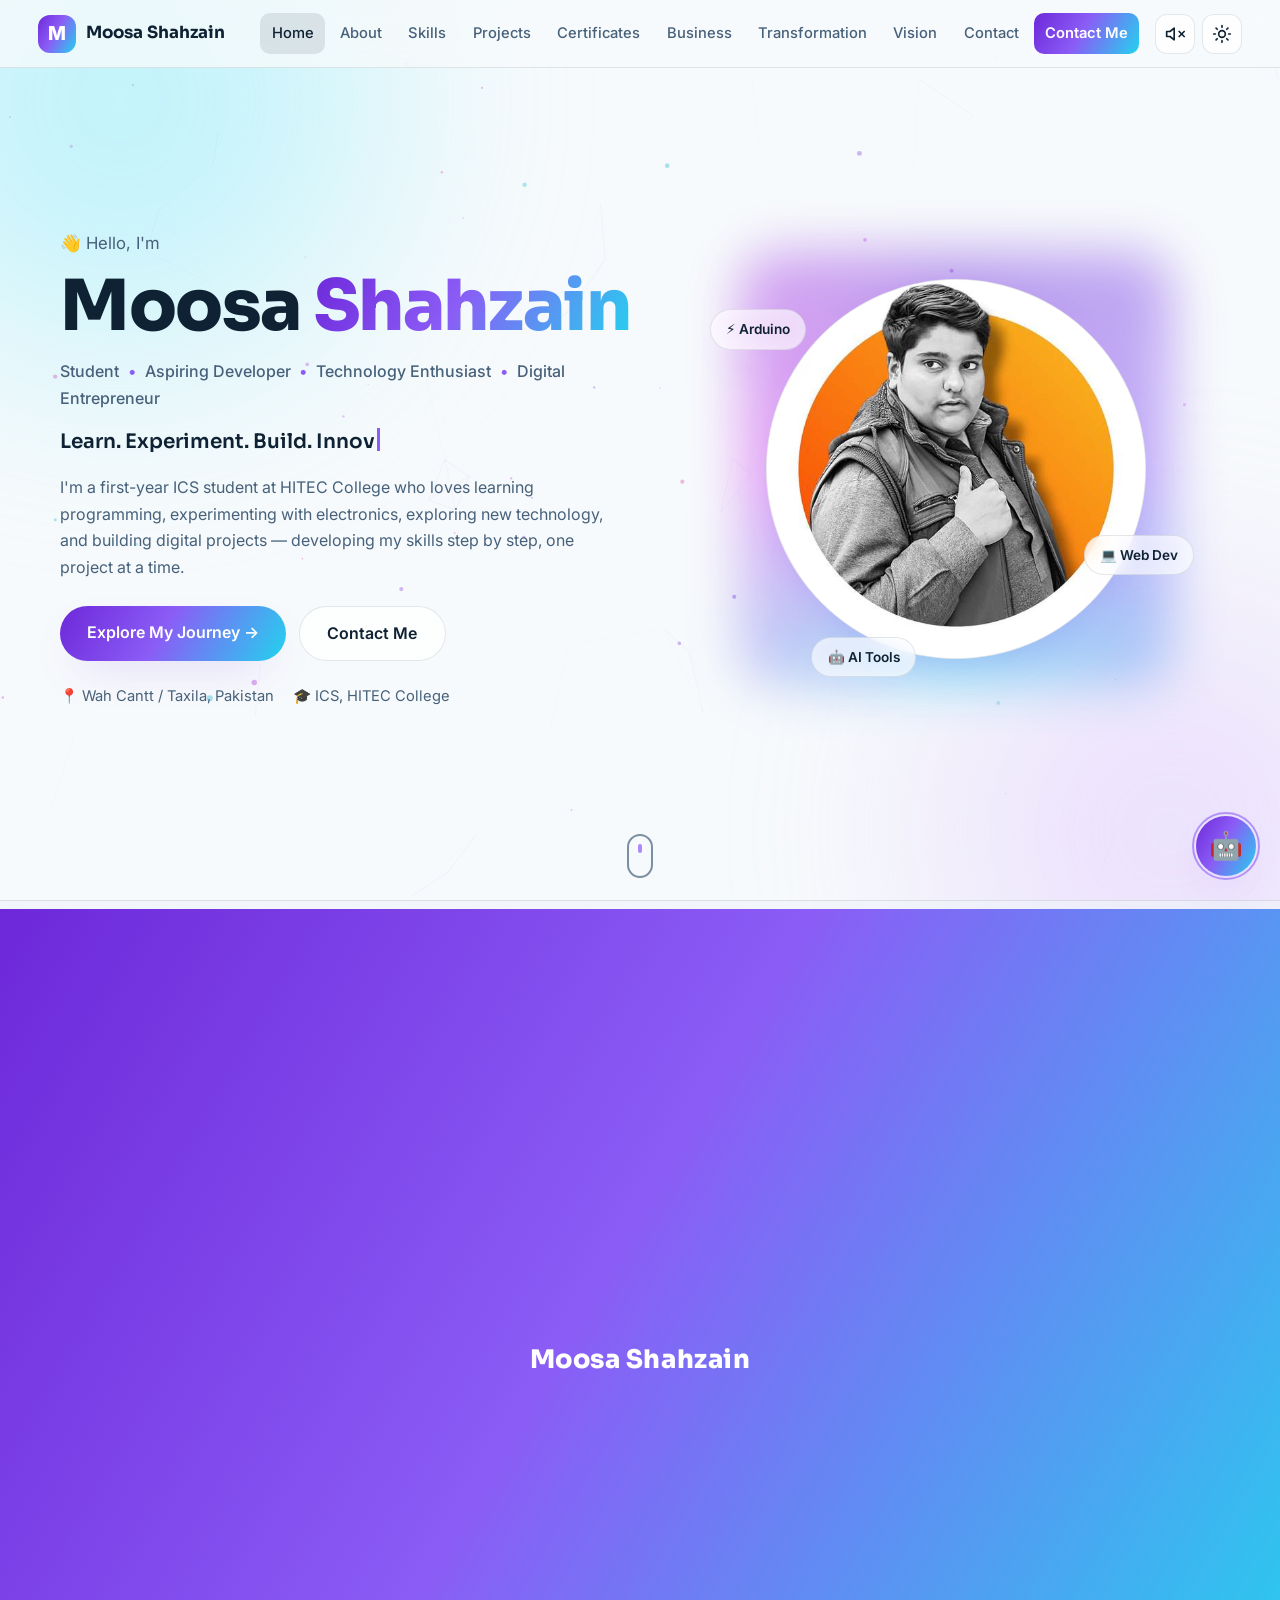
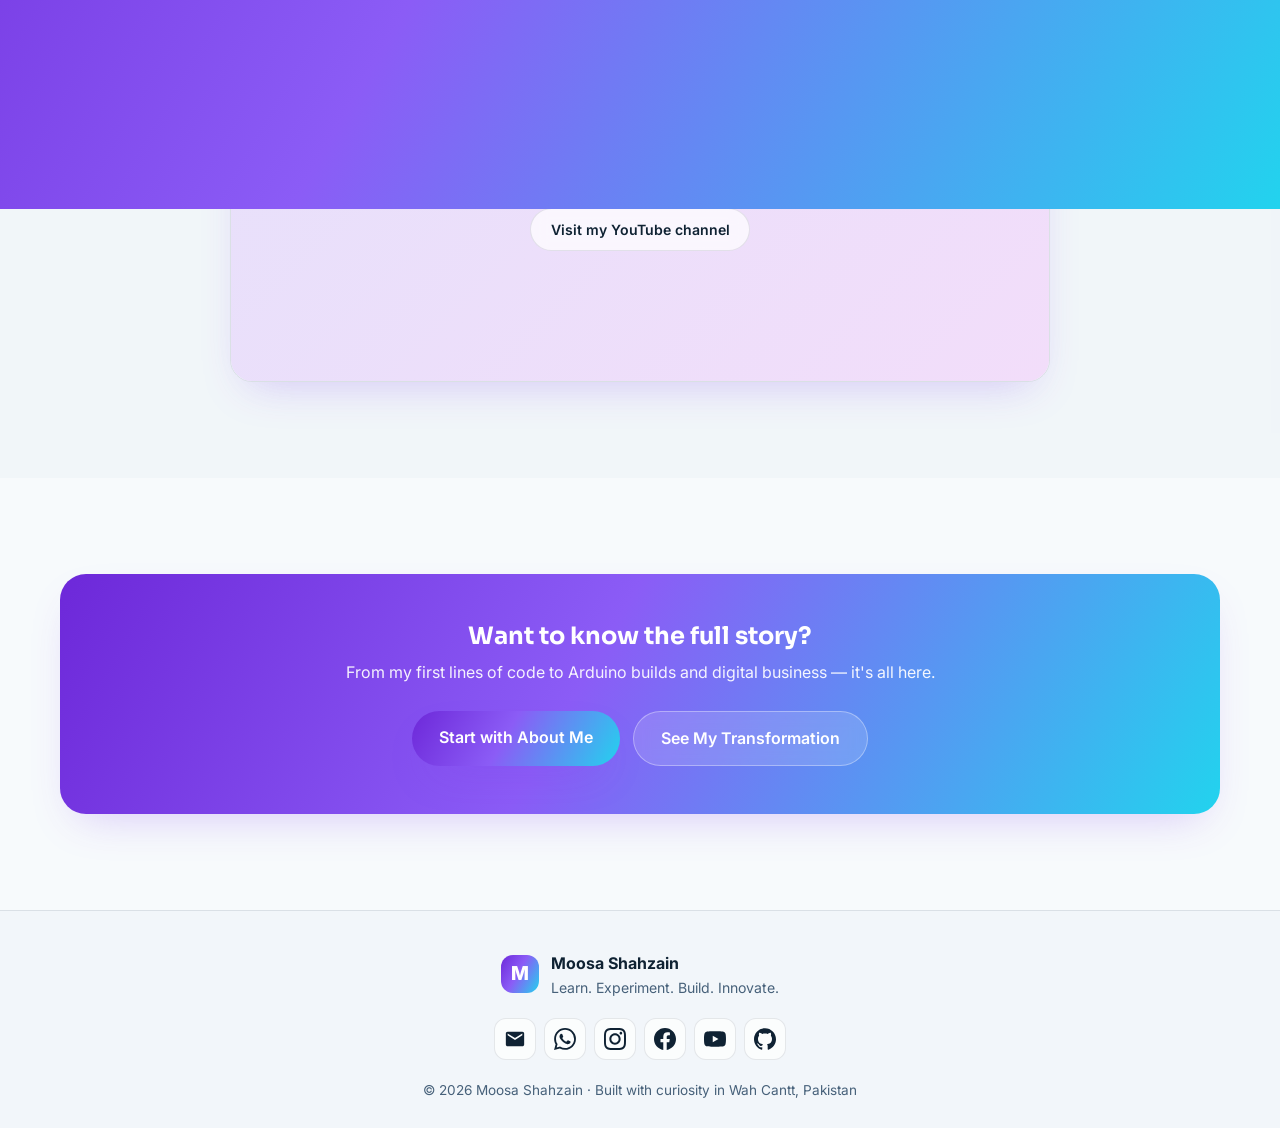
<file: index.html>
<!DOCTYPE html>
<html lang="en" data-theme="light">
<head>
<meta charset="UTF-8">
<meta name="viewport" content="width=device-width, initial-scale=1.0">
<title>Home — Moosa Shahzain</title>
<meta name="description" content="Portfolio of Moosa Shahzain — student developer, electronics tinkerer and digital entrepreneur. Learn. Experiment. Build. Innovate.">
<meta name="author" content="Moosa Shahzain">
<meta property="og:title" content="Home — Moosa Shahzain">
<meta property="og:description" content="Portfolio of Moosa Shahzain — student developer, electronics tinkerer and digital entrepreneur. Learn. Experiment. Build. Innovate.">
<meta property="og:type" content="website">
<link rel="icon" href="data:image/svg+xml,%3Csvg xmlns='http://www.w3.org/2000/svg' viewBox='0 0 64 64'%3E%3Crect width='64' height='64' rx='14' fill='%230d9488'/%3E%3Ctext x='32' y='44' font-family='Arial,sans-serif' font-size='36' font-weight='bold' text-anchor='middle' fill='white'%3EM%3C/text%3E%3C/svg%3E">
<link rel="preconnect" href="https://fonts.googleapis.com">
<link rel="preconnect" href="https://fonts.gstatic.com" crossorigin>
<link href="https://fonts.googleapis.com/css2?family=Sora:wght@400;600;700;800&family=Inter:wght@400;500;600&display=swap" rel="stylesheet">
<link rel="stylesheet" href="css/styles.css">
</head>
<body class="">
<a class="skip-link" href="#main">Skip to content</a>
<div id="page-wipe" aria-hidden="true"><span>Moosa Shahzain</span></div>
<div id="loader" aria-hidden="true"><div class="loader-inner"><div class="loader-ring"></div><p>Moosa Shahzain</p></div></div>
<canvas id="bg-canvas" aria-hidden="true"></canvas>
<div class="bg-glow bg-glow-1" aria-hidden="true"></div>
<div class="bg-glow bg-glow-2" aria-hidden="true"></div>
<header class="navbar" id="navbar">
  <nav class="nav-inner" aria-label="Main navigation">
    <a href="index.html" class="brand" aria-label="Moosa Shahzain — home"><span class="brand-mark">M</span><span class="brand-text">Moosa Shahzain</span></a>
    <button class="nav-toggle" id="navToggle" aria-expanded="false" aria-controls="navLinks" aria-label="Open menu"><span></span><span></span><span></span></button>
    <ul class="nav-links" id="navLinks">
      <li><a href="index.html" class="nav-link active">Home</a></li>
      <li><a href="about.html" class="nav-link">About</a></li>
      <li><a href="skills.html" class="nav-link">Skills</a></li>
      <li><a href="projects.html" class="nav-link">Projects</a></li>
      <li><a href="certificates.html" class="nav-link">Certificates</a></li>
      <li><a href="business.html" class="nav-link">Business</a></li>
      <li><a href="transformation.html" class="nav-link">Transformation</a></li>
      <li><a href="vision.html" class="nav-link">Vision</a></li>
      <li><a href="contact.html" class="nav-link">Contact</a></li>
      <li><a href="contact.html" class="nav-link nav-cta">Contact Me</a></li>
    </ul>
    <div class="nav-toggles">
      <button id="soundToggle" class="icon-btn" aria-pressed="false" aria-label="Toggle interface sounds (currently off)" title="Interface sounds">
        <svg viewBox="0 0 24 24" width="20" height="20" fill="none" stroke="currentColor" stroke-width="2" stroke-linecap="round" stroke-linejoin="round"><polygon points="11 5 6 9 2 9 2 15 6 15 11 19 11 5"/><line class="sound-off-x" x1="23" y1="9" x2="17" y2="15"/><line class="sound-off-x" x1="17" y1="9" x2="23" y2="15"/></svg>
      </button>
      <button id="themeToggle" class="icon-btn" aria-pressed="false" aria-label="Switch to dark mode" title="Light / dark mode">
        <svg class="icon-sun" viewBox="0 0 24 24" width="20" height="20" fill="none" stroke="currentColor" stroke-width="2" stroke-linecap="round"><circle cx="12" cy="12" r="4"/><path d="M12 2v2M12 20v2M4.9 4.9l1.4 1.4M17.7 17.7l1.4 1.4M2 12h2M20 12h2M4.9 19.1l1.4-1.4M17.7 6.3l1.4-1.4"/></svg>
        <svg class="icon-moon" viewBox="0 0 24 24" width="20" height="20" fill="none" stroke="currentColor" stroke-width="2" stroke-linecap="round" stroke-linejoin="round"><path d="M21 12.8A9 9 0 1 1 11.2 3a7 7 0 0 0 9.8 9.8z"/></svg>
      </button>
    </div>
  </nav>
</header>
<main id="main">

<section class="hero" id="home">
  <div class="hero-inner">
    <div class="hero-copy">
      <p class="hero-eyebrow entrance" style="--d:.05s">👋 Hello, I'm</p>
      <h1 class="hero-name entrance" style="--d:.15s">Moosa <span class="grad-text">Shahzain</span></h1>
      <p class="hero-role entrance" style="--d:.25s">Student <span class="dot">•</span> Aspiring Developer <span class="dot">•</span> Technology Enthusiast <span class="dot">•</span> Digital Entrepreneur</p>
      <p class="hero-tagline entrance" style="--d:.35s"><span id="typewriter" data-text="Learn. Experiment. Build. Innovate."></span><span class="caret" aria-hidden="true"></span></p>
      <p class="hero-intro entrance" style="--d:.45s">I'm a first-year ICS student at HITEC College who loves learning programming, experimenting with electronics, exploring new technology, and building digital projects — developing my skills step by step, one project at a time.</p>
      <div class="hero-actions entrance" style="--d:.55s">
        <a href="about.html" class="btn btn-primary magnetic">Explore My Journey →</a>
        <a href="contact.html" class="btn btn-ghost magnetic">Contact Me</a>
      </div>
      <div class="hero-meta entrance" style="--d:.65s"><span>📍 Wah Cantt / Taxila, Pakistan</span><span>🎓 ICS, HITEC College</span></div>
    </div>
    <div class="hero-visual entrance" style="--d:.4s">
      <div class="avatar-scene" id="avatarScene">
        <div class="avatar-ring" aria-hidden="true"></div>
        <div class="avatar-card avatar-circle tilt" id="avatarTilt">
          <img src="[data-uri]" alt="Moosa Shahzain" width="560" height="560">
          <div class="avatar-shine" aria-hidden="true"></div>
        </div>
        <div class="float-chip chip-1" aria-hidden="true">⚡ Arduino</div>
        <div class="float-chip chip-2" aria-hidden="true">💻 Web Dev</div>
        <div class="float-chip chip-3" aria-hidden="true">🤖 AI Tools</div>
      </div>
    </div>
  </div>
  <a href="#highlights" class="scroll-hint" aria-label="Scroll down"><span></span></a>
</section>
<div class="marquee" aria-hidden="true"><div class="marquee-track">
<span>Learn ✦ Experiment ✦ Build ✦ Innovate ✦ Arduino ✦ ESP32 ✦ Web Development ✦ AI Tools ✦ Electronics ✦ Digital Business ✦&nbsp;</span><span>Learn ✦ Experiment ✦ Build ✦ Innovate ✦ Arduino ✦ ESP32 ✦ Web Development ✦ AI Tools ✦ Electronics ✦ Digital Business ✦&nbsp;</span>
</div></div>
<section class="section" id="highlights">
  <div class="container">
    <div class="stats-row">
      <div class="stat-card spotlight reveal"><div class="stat-num grad-text">3</div><p>Hardware projects completed</p><a href="projects.html">See projects →</a></div>
      <div class="stat-card spotlight reveal"><div class="stat-num grad-text">13</div><p>Courses completed</p><a href="certificates.html">See certificates →</a></div>
      <div class="stat-card spotlight reveal"><div class="stat-num grad-text">9+</div><p>SMM platforms I work with</p><a href="business.html">See business →</a></div>
      <div class="stat-card spotlight reveal"><div class="stat-num grad-text">∞</div><p>Curiosity & counting</p><a href="transformation.html">My transformation →</a></div>
    </div>
  </div>
</section>
<section class="section section-alt">
  <div class="container">
    <p class="section-eyebrow reveal">Watch</p>
    <h2 class="section-title reveal">Featured <span class="grad-text">Video</span></h2>
    <div class="video-frame reveal">
      <div class="video-ph">
        <div class="video-play">▶</div>
        <p><strong>My video will appear here</strong></p>
        <p class="video-sub">Send me any YouTube link and I'll embed it right here.</p>
        <a class="btn btn-ghost btn-sm" href="https://youtube.com/@islami_vedios_1" target="_blank" rel="noopener">Visit my YouTube channel</a>
      </div>
    </div>
  </div>
</section>
<section class="section">
  <div class="container">
    <div class="cta-banner reveal">
      <h2>Want to know the full story?</h2>
      <p>From my first lines of code to Arduino builds and digital business — it's all here.</p>
      <div class="hero-actions" style="justify-content:center"><a href="about.html" class="btn btn-primary magnetic">Start with About Me</a><a href="transformation.html" class="btn btn-ghost magnetic">See My Transformation</a></div>
    </div>
  </div>
</section>
</main>
<footer class="footer">
  <div class="container footer-inner">
    <div class="footer-brand"><span class="brand-mark">M</span><div><strong>Moosa Shahzain</strong><p>Learn. Experiment. Build. Innovate.</p></div></div>
    <div class="footer-links">
      <a href="mailto:moosashahzain6@gmail.com" aria-label="Email" title="Email"><svg viewBox="0 0 24 24" fill="currentColor" aria-hidden="true"><path d="M20 4H4c-1.1 0-2 .9-2 2v12c0 1.1.9 2 2 2h16c1.1 0 2-.9 2-2V6c0-1.1-.9-2-2-2zm0 4-8 5-8-5V6l8 5 8-5v2z"/></svg></a>
      <a href="https://wa.me/923033837777" target="_blank" rel="noopener" aria-label="WhatsApp" title="WhatsApp"><svg viewBox="0 0 24 24" fill="currentColor" aria-hidden="true"><path d="M17.472 14.382c-.297-.149-1.758-.867-2.03-.967-.273-.099-.471-.148-.67.15-.197.297-.767.966-.94 1.164-.173.199-.347.223-.644.075-.297-.15-1.255-.463-2.39-1.475-.883-.788-1.48-1.761-1.653-2.059-.173-.297-.018-.458.13-.606.134-.133.298-.347.446-.52.149-.174.198-.298.298-.497.099-.198.05-.371-.025-.52-.075-.149-.669-1.612-.916-2.207-.242-.579-.487-.5-.669-.51-.173-.008-.371-.01-.57-.01-.198 0-.52.074-.792.372-.272.297-1.04 1.016-1.04 2.479 0 1.462 1.065 2.875 1.213 3.074.149.198 2.096 3.2 5.077 4.487.709.306 1.262.489 1.694.625.712.227 1.36.195 1.871.118.571-.085 1.758-.719 2.006-1.413.248-.694.248-1.289.173-1.413-.074-.124-.272-.198-.57-.347m-5.421 7.403h-.004a9.87 9.87 0 01-5.031-1.378l-.361-.214-3.741.982.998-3.648-.235-.374a9.86 9.86 0 01-1.51-5.26c.001-5.45 4.436-9.884 9.888-9.884 2.64 0 5.122 1.03 6.988 2.898a9.825 9.825 0 012.893 6.994c-.003 5.45-4.437 9.884-9.885 9.884m8.413-18.297A11.815 11.815 0 0012.05 0C5.495 0 .16 5.335.157 11.892c0 2.096.547 4.142 1.588 5.945L.057 24l6.305-1.654a11.882 11.882 0 005.683 1.448h.005c6.554 0 11.89-5.335 11.893-11.893a11.821 11.821 0 00-3.48-8.413Z"/></svg></a>
      <a href="https://instagram.com/throughmoosa" target="_blank" rel="noopener" aria-label="Instagram" title="Instagram"><svg viewBox="0 0 24 24" fill="currentColor" aria-hidden="true"><path d="M12 0C8.74 0 8.333.015 7.053.072 5.775.132 4.905.333 4.14.63c-.789.306-1.459.717-2.126 1.384S.935 3.35.63 4.14C.333 4.905.131 5.775.072 7.053.012 8.333 0 8.74 0 12s.015 3.667.072 4.947c.06 1.277.261 2.148.558 2.913.306.788.717 1.459 1.384 2.126.667.666 1.336 1.079 2.126 1.384.766.296 1.636.499 2.913.558C8.333 23.988 8.74 24 12 24s3.667-.015 4.947-.072c1.277-.06 2.148-.262 2.913-.558.788-.306 1.459-.718 2.126-1.384.666-.667 1.079-1.335 1.384-2.126.296-.765.499-1.636.558-2.913.06-1.28.072-1.687.072-4.947s-.015-3.667-.072-4.947c-.06-1.277-.262-2.149-.558-2.913-.306-.789-.718-1.459-1.384-2.126C21.319 1.347 20.651.935 19.86.63c-.765-.297-1.636-.499-2.913-.558C15.667.012 15.26 0 12 0zm0 2.16c3.203 0 3.585.016 4.85.071 1.17.055 1.805.249 2.227.415.562.217.96.477 1.382.896.419.42.679.819.896 1.381.164.422.36 1.057.413 2.227.057 1.266.07 1.646.07 4.85s-.015 3.585-.074 4.85c-.061 1.17-.256 1.805-.421 2.227-.224.562-.479.96-.899 1.382-.419.419-.824.679-1.38.896-.42.164-1.065.36-2.235.413-1.274.057-1.649.07-4.859.07-3.211 0-3.586-.015-4.859-.074-1.171-.061-1.816-.256-2.236-.421-.569-.224-.96-.479-1.379-.899-.421-.419-.69-.824-.9-1.38-.165-.42-.359-1.065-.42-2.235-.045-1.26-.061-1.649-.061-4.844 0-3.196.016-3.586.061-4.861.061-1.17.255-1.814.42-2.234.21-.57.479-.96.9-1.381.419-.419.81-.689 1.379-.898.42-.166 1.051-.361 2.221-.421 1.275-.045 1.65-.06 4.859-.06l.045.03zm0 3.678c-3.405 0-6.162 2.76-6.162 6.162 0 3.405 2.76 6.162 6.162 6.162 3.405 0 6.162-2.76 6.162-6.162 0-3.405-2.76-6.162-6.162-6.162zM12 16c-2.21 0-4-1.79-4-4s1.79-4 4-4 4 1.79 4 4-1.79 4-4 4zm7.846-10.405c0 .795-.646 1.44-1.44 1.44-.795 0-1.44-.646-1.44-1.44 0-.794.646-1.439 1.44-1.439.793-.001 1.44.645 1.44 1.439z"/></svg></a>
      <a href="https://www.facebook.com/share/19rod9Sw9b/" target="_blank" rel="noopener" aria-label="Facebook" title="Facebook"><svg viewBox="0 0 24 24" fill="currentColor" aria-hidden="true"><path d="M24 12.073c0-6.627-5.373-12-12-12s-12 5.373-12 12c0 5.99 4.388 10.954 10.125 11.854v-8.385H7.078v-3.47h3.047V9.43c0-3.007 1.792-4.669 4.533-4.669 1.312 0 2.686.235 2.686.235v2.953H15.83c-1.491 0-1.956.925-1.956 1.874v2.25h3.328l-.532 3.47h-2.796v8.385C19.612 23.027 24 18.062 24 12.073z"/></svg></a>
      <a href="https://youtube.com/@islami_vedios_1" target="_blank" rel="noopener" aria-label="YouTube" title="YouTube"><svg viewBox="0 0 24 24" fill="currentColor" aria-hidden="true"><path d="M23.498 6.186a3.016 3.016 0 0 0-2.122-2.136C19.505 3.545 12 3.545 12 3.545s-7.505 0-9.377.505A3.017 3.017 0 0 0 .502 6.186C0 8.07 0 12 0 12s0 3.93.502 5.814a3.016 3.016 0 0 0 2.122 2.136c1.871.505 9.376.505 9.376.505s7.505 0 9.377-.505a3.015 3.015 0 0 0 2.122-2.136C24 15.93 24 12 24 12s0-3.93-.502-5.814zM9.545 15.568V8.432L15.818 12l-6.273 3.568z"/></svg></a>
      <a href="https://github.com/Moosashahzain" target="_blank" rel="noopener" aria-label="GitHub" title="GitHub"><svg viewBox="0 0 24 24" fill="currentColor" aria-hidden="true"><path d="M12 .297c-6.63 0-12 5.373-12 12 0 5.303 3.438 9.8 8.205 11.385.6.113.82-.258.82-.577 0-.285-.01-1.04-.015-2.04-3.338.724-4.042-1.61-4.042-1.61C4.422 18.07 3.633 17.7 3.633 17.7c-1.087-.744.084-.729.084-.729 1.205.084 1.838 1.236 1.838 1.236 1.07 1.835 2.809 1.305 3.495.998.108-.776.417-1.305.76-1.605-2.665-.3-5.466-1.332-5.466-5.93 0-1.31.465-2.38 1.235-3.22-.135-.303-.54-1.523.105-3.176 0 0 1.005-.322 3.3 1.23.96-.267 1.98-.399 3-.405 1.02.006 2.04.138 3 .405 2.28-1.552 3.285-1.23 3.285-1.23.645 1.653.24 2.873.12 3.176.765.84 1.23 1.91 1.23 3.22 0 4.61-2.805 5.625-5.475 5.92.42.36.81 1.096.81 2.22 0 1.606-.015 2.896-.015 3.286 0 .315.21.69.825.57C20.565 22.092 24 17.592 24 12.297c0-6.627-5.373-12-12-12"/></svg></a>
    </div>
    <p class="footer-copy">© <span id="year"></span> Moosa Shahzain · Built with curiosity in Wah Cantt, Pakistan</p>
  </div>
</footer>
<button id="backTop" aria-label="Back to top" title="Back to top">↑</button>
<button id="chatLauncher" aria-expanded="false" aria-label="Chat with Moosa's assistant" title="Ask Moosa's assistant">🤖</button>
<div id="chatPanel" role="dialog" aria-label="Chat with Moosa's assistant" hidden>
  <div class="chat-head">
    <div class="chat-avatar">🤖</div>
    <div><strong>Moosa's Assistant</strong><small>Answers from Moosa's profile · English / اردو / Roman Urdu</small></div>
    <button class="chat-close" id="chatClose" aria-label="Close chat">✕</button>
  </div>
  <div id="chatMsgs" aria-live="polite"></div>
  <div class="chat-chips">
    <button class="chat-chip">Who is Moosa?</button>
    <button class="chat-chip">His skills?</button>
    <button class="chat-chip">Projects?</button>
    <button class="chat-chip">Contact</button>
    <button class="chat-chip" data-lang="en">🇬🇧 English</button>
    <button class="chat-chip" data-lang="ur">اردو</button>
    <button class="chat-chip" data-lang="ru">Roman Urdu</button>
  </div>
  <form id="chatForm"><input id="chatInput" type="text" placeholder="Ask about Moosa…" autocomplete="off" aria-label="Type your question"><button type="submit" aria-label="Send">➤</button></form>
</div>
<script src="js/main.js"></script>
<script src="js/assistant.js"></script>
</body>
</html>
</file>
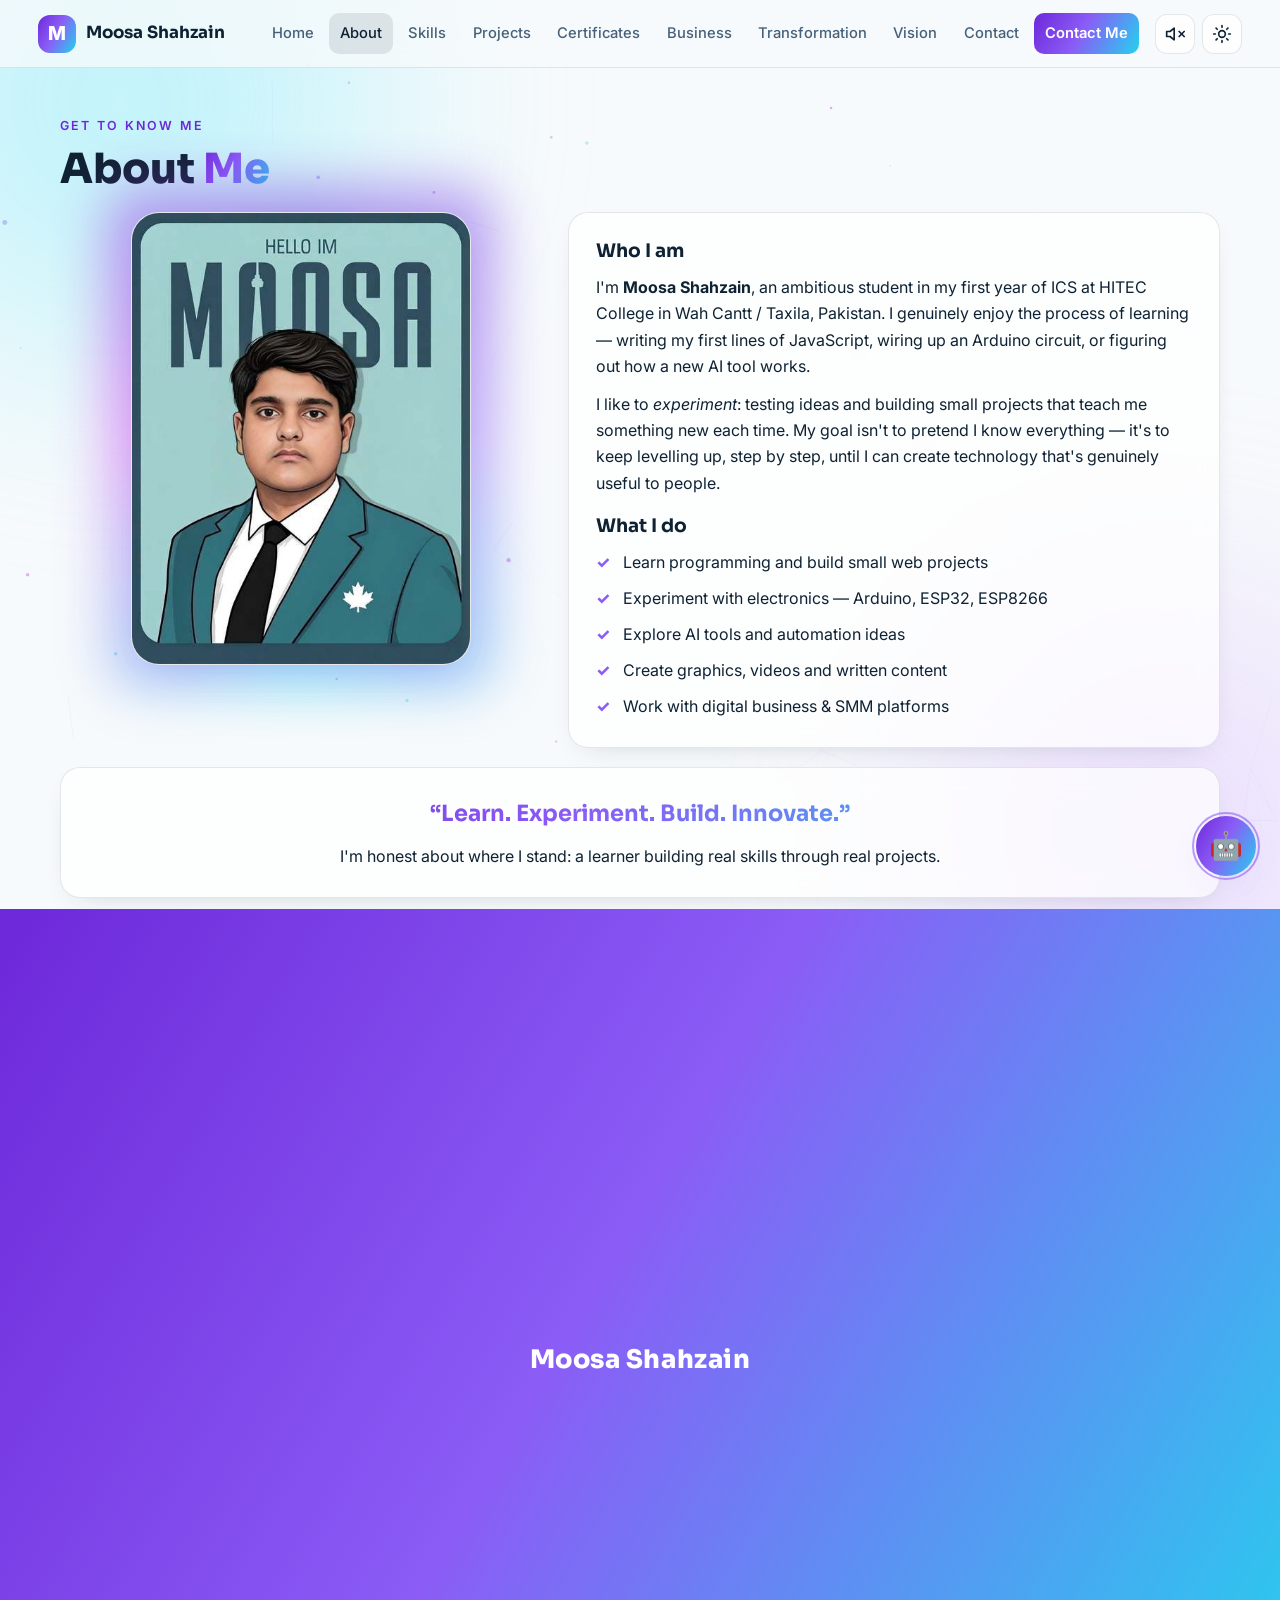
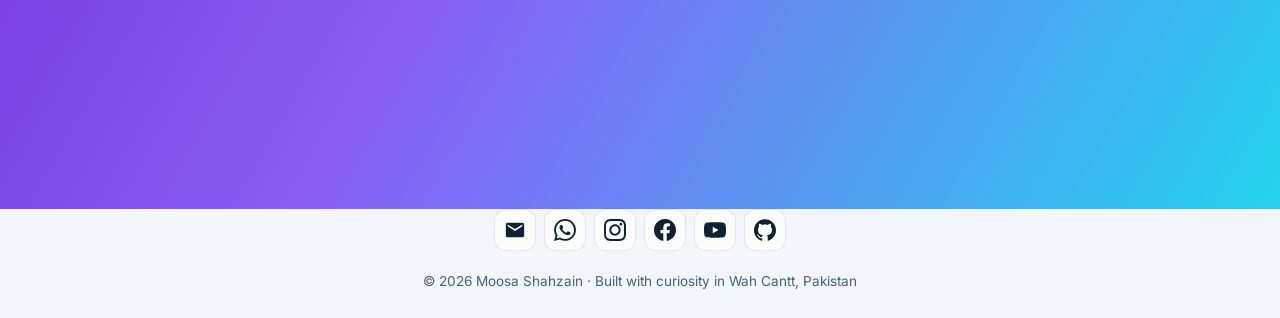
<file: about.html>
<!DOCTYPE html>
<html lang="en" data-theme="light">
<head>
<meta charset="UTF-8">
<meta name="viewport" content="width=device-width, initial-scale=1.0">
<title>About — Moosa Shahzain</title>
<meta name="description" content="About Moosa Shahzain — first-year ICS student at HITEC College, Wah Cantt, Pakistan.">
<meta name="author" content="Moosa Shahzain">
<meta property="og:title" content="About — Moosa Shahzain">
<meta property="og:description" content="About Moosa Shahzain — first-year ICS student at HITEC College, Wah Cantt, Pakistan.">
<meta property="og:type" content="website">
<link rel="icon" href="data:image/svg+xml,%3Csvg xmlns='http://www.w3.org/2000/svg' viewBox='0 0 64 64'%3E%3Crect width='64' height='64' rx='14' fill='%230d9488'/%3E%3Ctext x='32' y='44' font-family='Arial,sans-serif' font-size='36' font-weight='bold' text-anchor='middle' fill='white'%3EM%3C/text%3E%3C/svg%3E">
<link rel="preconnect" href="https://fonts.googleapis.com">
<link rel="preconnect" href="https://fonts.gstatic.com" crossorigin>
<link href="https://fonts.googleapis.com/css2?family=Sora:wght@400;600;700;800&family=Inter:wght@400;500;600&display=swap" rel="stylesheet">
<link rel="stylesheet" href="css/styles.css">
</head>
<body class="">
<a class="skip-link" href="#main">Skip to content</a>
<div id="page-wipe" aria-hidden="true"><span>Moosa Shahzain</span></div>
<div id="loader" aria-hidden="true"><div class="loader-inner"><div class="loader-ring"></div><p>Moosa Shahzain</p></div></div>
<canvas id="bg-canvas" aria-hidden="true"></canvas>
<div class="bg-glow bg-glow-1" aria-hidden="true"></div>
<div class="bg-glow bg-glow-2" aria-hidden="true"></div>
<header class="navbar" id="navbar">
  <nav class="nav-inner" aria-label="Main navigation">
    <a href="index.html" class="brand" aria-label="Moosa Shahzain — home"><span class="brand-mark">M</span><span class="brand-text">Moosa Shahzain</span></a>
    <button class="nav-toggle" id="navToggle" aria-expanded="false" aria-controls="navLinks" aria-label="Open menu"><span></span><span></span><span></span></button>
    <ul class="nav-links" id="navLinks">
      <li><a href="index.html" class="nav-link">Home</a></li>
      <li><a href="about.html" class="nav-link active">About</a></li>
      <li><a href="skills.html" class="nav-link">Skills</a></li>
      <li><a href="projects.html" class="nav-link">Projects</a></li>
      <li><a href="certificates.html" class="nav-link">Certificates</a></li>
      <li><a href="business.html" class="nav-link">Business</a></li>
      <li><a href="transformation.html" class="nav-link">Transformation</a></li>
      <li><a href="vision.html" class="nav-link">Vision</a></li>
      <li><a href="contact.html" class="nav-link">Contact</a></li>
      <li><a href="contact.html" class="nav-link nav-cta">Contact Me</a></li>
    </ul>
    <div class="nav-toggles">
      <button id="soundToggle" class="icon-btn" aria-pressed="false" aria-label="Toggle interface sounds (currently off)" title="Interface sounds">
        <svg viewBox="0 0 24 24" width="20" height="20" fill="none" stroke="currentColor" stroke-width="2" stroke-linecap="round" stroke-linejoin="round"><polygon points="11 5 6 9 2 9 2 15 6 15 11 19 11 5"/><line class="sound-off-x" x1="23" y1="9" x2="17" y2="15"/><line class="sound-off-x" x1="17" y1="9" x2="23" y2="15"/></svg>
      </button>
      <button id="themeToggle" class="icon-btn" aria-pressed="false" aria-label="Switch to dark mode" title="Light / dark mode">
        <svg class="icon-sun" viewBox="0 0 24 24" width="20" height="20" fill="none" stroke="currentColor" stroke-width="2" stroke-linecap="round"><circle cx="12" cy="12" r="4"/><path d="M12 2v2M12 20v2M4.9 4.9l1.4 1.4M17.7 17.7l1.4 1.4M2 12h2M20 12h2M4.9 19.1l1.4-1.4M17.7 6.3l1.4-1.4"/></svg>
        <svg class="icon-moon" viewBox="0 0 24 24" width="20" height="20" fill="none" stroke="currentColor" stroke-width="2" stroke-linecap="round" stroke-linejoin="round"><path d="M21 12.8A9 9 0 1 1 11.2 3a7 7 0 0 0 9.8 9.8z"/></svg>
      </button>
    </div>
  </nav>
</header>
<main id="main">

<section class="section page-hero">
  <div class="container">
    <p class="section-eyebrow reveal">Get to know me</p>
    <h1 class="section-title reveal">About <span class="grad-text">Me</span></h1>
  </div>
</section>
<section class="section" style="padding-top:0">
  <div class="container">
    <div class="about-split">
      <div class="avatar-scene about-photo reveal">
        <div class="avatar-ring" aria-hidden="true"></div>
        <div class="avatar-card tilt"><img src="[data-uri]" alt="Illustrated portrait of Moosa Shahzain" width="480" height="640"><div class="avatar-shine" aria-hidden="true"></div></div>
      </div>
      <div class="glass-card reveal">
        <h3>Who I am</h3>
        <p>I'm <strong>Moosa Shahzain</strong>, an ambitious student in my first year of ICS at HITEC College in Wah Cantt / Taxila, Pakistan. I genuinely enjoy the process of learning — writing my first lines of JavaScript, wiring up an Arduino circuit, or figuring out how a new AI tool works.</p>
        <p>I like to <em>experiment</em>: testing ideas and building small projects that teach me something new each time. My goal isn't to pretend I know everything — it's to keep levelling up, step by step, until I can create technology that's genuinely useful to people.</p>
        <h3 style="margin-top:1.2rem">What I do</h3>
        <ul class="check-list">
          <li>Learn programming and build small web projects</li>
          <li>Experiment with electronics — Arduino, ESP32, ESP8266</li>
          <li>Explore AI tools and automation ideas</li>
          <li>Create graphics, videos and written content</li>
          <li>Work with digital business &amp; SMM platforms</li>
        </ul>
      </div>
    </div>
    <div class="glass-card reveal" style="margin-top:1.2rem;text-align:center">
      <p class="tagline-big">“Learn. Experiment. Build. Innovate.”</p>
      <p>I'm honest about where I stand: a learner building real skills through real projects.</p>
    </div>
  </div>
</section>
<section class="section section-alt">
  <div class="container">
    <p class="section-eyebrow reveal">My background</p>
    <h2 class="section-title reveal">Educa<span class="grad-text">tion</span></h2>
    <div class="timeline">
      <div class="timeline-item reveal"><div class="timeline-dot"></div><div class="glass-card"><span class="timeline-when">In progress</span><h3>Intermediate in Computer Science (ICS)</h3><p class="timeline-org">HITEC College — Wah Cantt / Taxila, Pakistan</p><p>First-year ICS student, building foundations in computer science, programming and mathematics.</p></div></div>
      <div class="timeline-item reveal"><div class="timeline-dot"></div><div class="glass-card"><span class="timeline-when">Completed</span><h3>Matriculation — FBISE</h3><p class="timeline-org">Federal Board of Intermediate and Secondary Education</p><p class="score-line"><strong>833 / 1100</strong> <span class="score-pct">75.73%</span></p></div></div>
    </div>
  </div>
</section>
</main>
<footer class="footer">
  <div class="container footer-inner">
    <div class="footer-brand"><span class="brand-mark">M</span><div><strong>Moosa Shahzain</strong><p>Learn. Experiment. Build. Innovate.</p></div></div>
    <div class="footer-links">
      <a href="mailto:moosashahzain6@gmail.com" aria-label="Email" title="Email"><svg viewBox="0 0 24 24" fill="currentColor" aria-hidden="true"><path d="M20 4H4c-1.1 0-2 .9-2 2v12c0 1.1.9 2 2 2h16c1.1 0 2-.9 2-2V6c0-1.1-.9-2-2-2zm0 4-8 5-8-5V6l8 5 8-5v2z"/></svg></a>
      <a href="https://wa.me/923033837777" target="_blank" rel="noopener" aria-label="WhatsApp" title="WhatsApp"><svg viewBox="0 0 24 24" fill="currentColor" aria-hidden="true"><path d="M17.472 14.382c-.297-.149-1.758-.867-2.03-.967-.273-.099-.471-.148-.67.15-.197.297-.767.966-.94 1.164-.173.199-.347.223-.644.075-.297-.15-1.255-.463-2.39-1.475-.883-.788-1.48-1.761-1.653-2.059-.173-.297-.018-.458.13-.606.134-.133.298-.347.446-.52.149-.174.198-.298.298-.497.099-.198.05-.371-.025-.52-.075-.149-.669-1.612-.916-2.207-.242-.579-.487-.5-.669-.51-.173-.008-.371-.01-.57-.01-.198 0-.52.074-.792.372-.272.297-1.04 1.016-1.04 2.479 0 1.462 1.065 2.875 1.213 3.074.149.198 2.096 3.2 5.077 4.487.709.306 1.262.489 1.694.625.712.227 1.36.195 1.871.118.571-.085 1.758-.719 2.006-1.413.248-.694.248-1.289.173-1.413-.074-.124-.272-.198-.57-.347m-5.421 7.403h-.004a9.87 9.87 0 01-5.031-1.378l-.361-.214-3.741.982.998-3.648-.235-.374a9.86 9.86 0 01-1.51-5.26c.001-5.45 4.436-9.884 9.888-9.884 2.64 0 5.122 1.03 6.988 2.898a9.825 9.825 0 012.893 6.994c-.003 5.45-4.437 9.884-9.885 9.884m8.413-18.297A11.815 11.815 0 0012.05 0C5.495 0 .16 5.335.157 11.892c0 2.096.547 4.142 1.588 5.945L.057 24l6.305-1.654a11.882 11.882 0 005.683 1.448h.005c6.554 0 11.89-5.335 11.893-11.893a11.821 11.821 0 00-3.48-8.413Z"/></svg></a>
      <a href="https://instagram.com/throughmoosa" target="_blank" rel="noopener" aria-label="Instagram" title="Instagram"><svg viewBox="0 0 24 24" fill="currentColor" aria-hidden="true"><path d="M12 0C8.74 0 8.333.015 7.053.072 5.775.132 4.905.333 4.14.63c-.789.306-1.459.717-2.126 1.384S.935 3.35.63 4.14C.333 4.905.131 5.775.072 7.053.012 8.333 0 8.74 0 12s.015 3.667.072 4.947c.06 1.277.261 2.148.558 2.913.306.788.717 1.459 1.384 2.126.667.666 1.336 1.079 2.126 1.384.766.296 1.636.499 2.913.558C8.333 23.988 8.74 24 12 24s3.667-.015 4.947-.072c1.277-.06 2.148-.262 2.913-.558.788-.306 1.459-.718 2.126-1.384.666-.667 1.079-1.335 1.384-2.126.296-.765.499-1.636.558-2.913.06-1.28.072-1.687.072-4.947s-.015-3.667-.072-4.947c-.06-1.277-.262-2.149-.558-2.913-.306-.789-.718-1.459-1.384-2.126C21.319 1.347 20.651.935 19.86.63c-.765-.297-1.636-.499-2.913-.558C15.667.012 15.26 0 12 0zm0 2.16c3.203 0 3.585.016 4.85.071 1.17.055 1.805.249 2.227.415.562.217.96.477 1.382.896.419.42.679.819.896 1.381.164.422.36 1.057.413 2.227.057 1.266.07 1.646.07 4.85s-.015 3.585-.074 4.85c-.061 1.17-.256 1.805-.421 2.227-.224.562-.479.96-.899 1.382-.419.419-.824.679-1.38.896-.42.164-1.065.36-2.235.413-1.274.057-1.649.07-4.859.07-3.211 0-3.586-.015-4.859-.074-1.171-.061-1.816-.256-2.236-.421-.569-.224-.96-.479-1.379-.899-.421-.419-.69-.824-.9-1.38-.165-.42-.359-1.065-.42-2.235-.045-1.26-.061-1.649-.061-4.844 0-3.196.016-3.586.061-4.861.061-1.17.255-1.814.42-2.234.21-.57.479-.96.9-1.381.419-.419.81-.689 1.379-.898.42-.166 1.051-.361 2.221-.421 1.275-.045 1.65-.06 4.859-.06l.045.03zm0 3.678c-3.405 0-6.162 2.76-6.162 6.162 0 3.405 2.76 6.162 6.162 6.162 3.405 0 6.162-2.76 6.162-6.162 0-3.405-2.76-6.162-6.162-6.162zM12 16c-2.21 0-4-1.79-4-4s1.79-4 4-4 4 1.79 4 4-1.79 4-4 4zm7.846-10.405c0 .795-.646 1.44-1.44 1.44-.795 0-1.44-.646-1.44-1.44 0-.794.646-1.439 1.44-1.439.793-.001 1.44.645 1.44 1.439z"/></svg></a>
      <a href="https://www.facebook.com/share/19rod9Sw9b/" target="_blank" rel="noopener" aria-label="Facebook" title="Facebook"><svg viewBox="0 0 24 24" fill="currentColor" aria-hidden="true"><path d="M24 12.073c0-6.627-5.373-12-12-12s-12 5.373-12 12c0 5.99 4.388 10.954 10.125 11.854v-8.385H7.078v-3.47h3.047V9.43c0-3.007 1.792-4.669 4.533-4.669 1.312 0 2.686.235 2.686.235v2.953H15.83c-1.491 0-1.956.925-1.956 1.874v2.25h3.328l-.532 3.47h-2.796v8.385C19.612 23.027 24 18.062 24 12.073z"/></svg></a>
      <a href="https://youtube.com/@islami_vedios_1" target="_blank" rel="noopener" aria-label="YouTube" title="YouTube"><svg viewBox="0 0 24 24" fill="currentColor" aria-hidden="true"><path d="M23.498 6.186a3.016 3.016 0 0 0-2.122-2.136C19.505 3.545 12 3.545 12 3.545s-7.505 0-9.377.505A3.017 3.017 0 0 0 .502 6.186C0 8.07 0 12 0 12s0 3.93.502 5.814a3.016 3.016 0 0 0 2.122 2.136c1.871.505 9.376.505 9.376.505s7.505 0 9.377-.505a3.015 3.015 0 0 0 2.122-2.136C24 15.93 24 12 24 12s0-3.93-.502-5.814zM9.545 15.568V8.432L15.818 12l-6.273 3.568z"/></svg></a>
      <a href="https://github.com/Moosashahzain" target="_blank" rel="noopener" aria-label="GitHub" title="GitHub"><svg viewBox="0 0 24 24" fill="currentColor" aria-hidden="true"><path d="M12 .297c-6.63 0-12 5.373-12 12 0 5.303 3.438 9.8 8.205 11.385.6.113.82-.258.82-.577 0-.285-.01-1.04-.015-2.04-3.338.724-4.042-1.61-4.042-1.61C4.422 18.07 3.633 17.7 3.633 17.7c-1.087-.744.084-.729.084-.729 1.205.084 1.838 1.236 1.838 1.236 1.07 1.835 2.809 1.305 3.495.998.108-.776.417-1.305.76-1.605-2.665-.3-5.466-1.332-5.466-5.93 0-1.31.465-2.38 1.235-3.22-.135-.303-.54-1.523.105-3.176 0 0 1.005-.322 3.3 1.23.96-.267 1.98-.399 3-.405 1.02.006 2.04.138 3 .405 2.28-1.552 3.285-1.23 3.285-1.23.645 1.653.24 2.873.12 3.176.765.84 1.23 1.91 1.23 3.22 0 4.61-2.805 5.625-5.475 5.92.42.36.81 1.096.81 2.22 0 1.606-.015 2.896-.015 3.286 0 .315.21.69.825.57C20.565 22.092 24 17.592 24 12.297c0-6.627-5.373-12-12-12"/></svg></a>
    </div>
    <p class="footer-copy">© <span id="year"></span> Moosa Shahzain · Built with curiosity in Wah Cantt, Pakistan</p>
  </div>
</footer>
<button id="backTop" aria-label="Back to top" title="Back to top">↑</button>
<button id="chatLauncher" aria-expanded="false" aria-label="Chat with Moosa's assistant" title="Ask Moosa's assistant">🤖</button>
<div id="chatPanel" role="dialog" aria-label="Chat with Moosa's assistant" hidden>
  <div class="chat-head">
    <div class="chat-avatar">🤖</div>
    <div><strong>Moosa's Assistant</strong><small>Answers from Moosa's profile · English / اردو / Roman Urdu</small></div>
    <button class="chat-close" id="chatClose" aria-label="Close chat">✕</button>
  </div>
  <div id="chatMsgs" aria-live="polite"></div>
  <div class="chat-chips">
    <button class="chat-chip">Who is Moosa?</button>
    <button class="chat-chip">His skills?</button>
    <button class="chat-chip">Projects?</button>
    <button class="chat-chip">Contact</button>
    <button class="chat-chip" data-lang="en">🇬🇧 English</button>
    <button class="chat-chip" data-lang="ur">اردو</button>
    <button class="chat-chip" data-lang="ru">Roman Urdu</button>
  </div>
  <form id="chatForm"><input id="chatInput" type="text" placeholder="Ask about Moosa…" autocomplete="off" aria-label="Type your question"><button type="submit" aria-label="Send">➤</button></form>
</div>
<script src="js/main.js"></script>
<script src="js/assistant.js"></script>
</body>
</html>
</file>
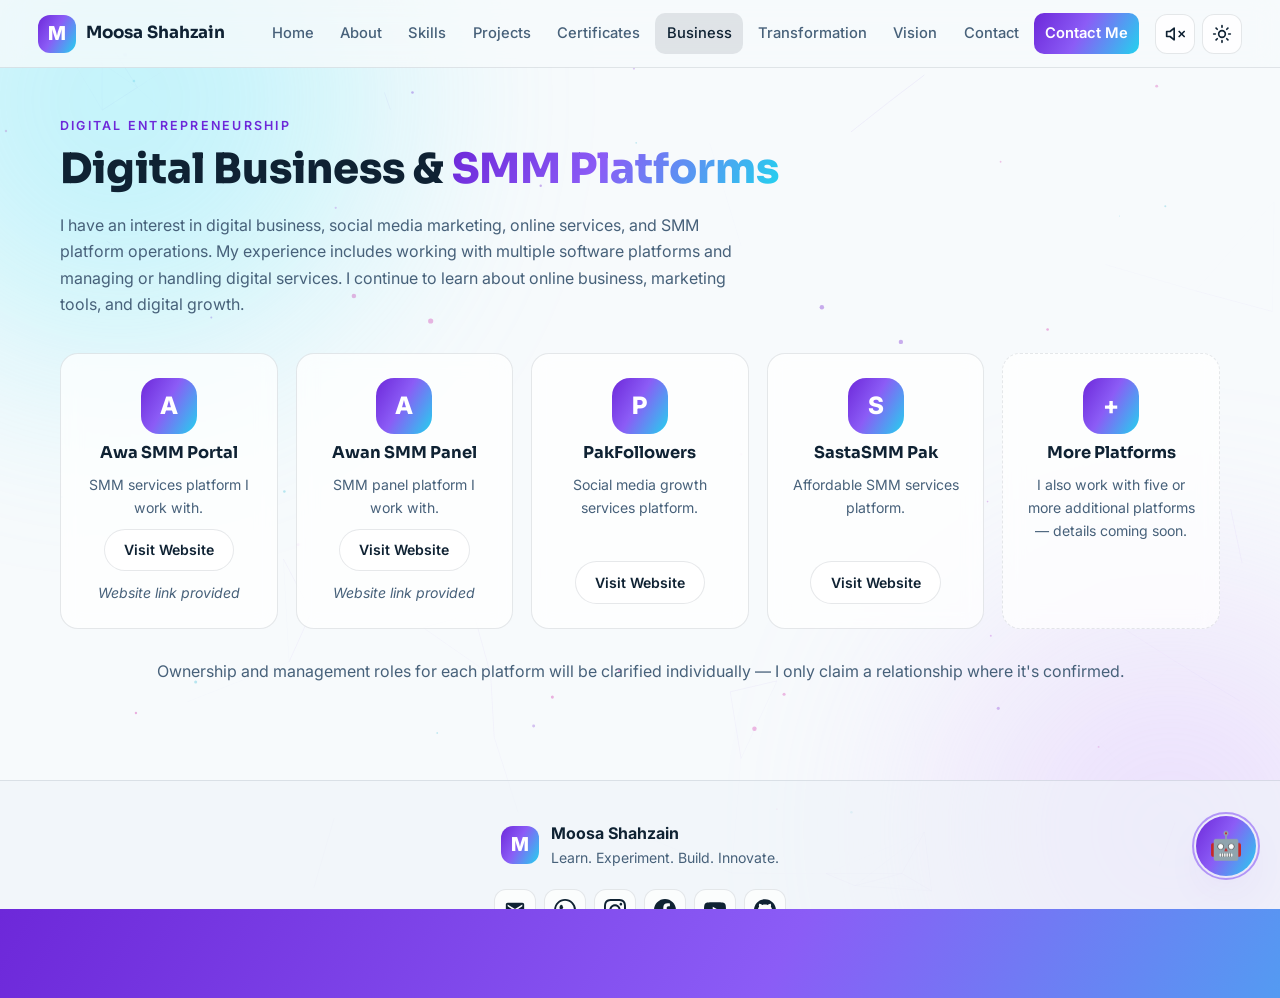
<file: business.html>
<!DOCTYPE html>
<html lang="en" data-theme="light">
<head>
<meta charset="UTF-8">
<meta name="viewport" content="width=device-width, initial-scale=1.0">
<title>Business — Moosa Shahzain</title>
<meta name="description" content="Digital business and SMM platforms Moosa Shahzain works with.">
<meta name="author" content="Moosa Shahzain">
<meta property="og:title" content="Business — Moosa Shahzain">
<meta property="og:description" content="Digital business and SMM platforms Moosa Shahzain works with.">
<meta property="og:type" content="website">
<link rel="icon" href="data:image/svg+xml,%3Csvg xmlns='http://www.w3.org/2000/svg' viewBox='0 0 64 64'%3E%3Crect width='64' height='64' rx='14' fill='%230d9488'/%3E%3Ctext x='32' y='44' font-family='Arial,sans-serif' font-size='36' font-weight='bold' text-anchor='middle' fill='white'%3EM%3C/text%3E%3C/svg%3E">
<link rel="preconnect" href="https://fonts.googleapis.com">
<link rel="preconnect" href="https://fonts.gstatic.com" crossorigin>
<link href="https://fonts.googleapis.com/css2?family=Sora:wght@400;600;700;800&family=Inter:wght@400;500;600&display=swap" rel="stylesheet">
<link rel="stylesheet" href="css/styles.css">
</head>
<body class="">
<a class="skip-link" href="#main">Skip to content</a>
<div id="page-wipe" aria-hidden="true"><span>Moosa Shahzain</span></div>
<div id="loader" aria-hidden="true"><div class="loader-inner"><div class="loader-ring"></div><p>Moosa Shahzain</p></div></div>
<canvas id="bg-canvas" aria-hidden="true"></canvas>
<div class="bg-glow bg-glow-1" aria-hidden="true"></div>
<div class="bg-glow bg-glow-2" aria-hidden="true"></div>
<header class="navbar" id="navbar">
  <nav class="nav-inner" aria-label="Main navigation">
    <a href="index.html" class="brand" aria-label="Moosa Shahzain — home"><span class="brand-mark">M</span><span class="brand-text">Moosa Shahzain</span></a>
    <button class="nav-toggle" id="navToggle" aria-expanded="false" aria-controls="navLinks" aria-label="Open menu"><span></span><span></span><span></span></button>
    <ul class="nav-links" id="navLinks">
      <li><a href="index.html" class="nav-link">Home</a></li>
      <li><a href="about.html" class="nav-link">About</a></li>
      <li><a href="skills.html" class="nav-link">Skills</a></li>
      <li><a href="projects.html" class="nav-link">Projects</a></li>
      <li><a href="certificates.html" class="nav-link">Certificates</a></li>
      <li><a href="business.html" class="nav-link active">Business</a></li>
      <li><a href="transformation.html" class="nav-link">Transformation</a></li>
      <li><a href="vision.html" class="nav-link">Vision</a></li>
      <li><a href="contact.html" class="nav-link">Contact</a></li>
      <li><a href="contact.html" class="nav-link nav-cta">Contact Me</a></li>
    </ul>
    <div class="nav-toggles">
      <button id="soundToggle" class="icon-btn" aria-pressed="false" aria-label="Toggle interface sounds (currently off)" title="Interface sounds">
        <svg viewBox="0 0 24 24" width="20" height="20" fill="none" stroke="currentColor" stroke-width="2" stroke-linecap="round" stroke-linejoin="round"><polygon points="11 5 6 9 2 9 2 15 6 15 11 19 11 5"/><line class="sound-off-x" x1="23" y1="9" x2="17" y2="15"/><line class="sound-off-x" x1="17" y1="9" x2="23" y2="15"/></svg>
      </button>
      <button id="themeToggle" class="icon-btn" aria-pressed="false" aria-label="Switch to dark mode" title="Light / dark mode">
        <svg class="icon-sun" viewBox="0 0 24 24" width="20" height="20" fill="none" stroke="currentColor" stroke-width="2" stroke-linecap="round"><circle cx="12" cy="12" r="4"/><path d="M12 2v2M12 20v2M4.9 4.9l1.4 1.4M17.7 17.7l1.4 1.4M2 12h2M20 12h2M4.9 19.1l1.4-1.4M17.7 6.3l1.4-1.4"/></svg>
        <svg class="icon-moon" viewBox="0 0 24 24" width="20" height="20" fill="none" stroke="currentColor" stroke-width="2" stroke-linecap="round" stroke-linejoin="round"><path d="M21 12.8A9 9 0 1 1 11.2 3a7 7 0 0 0 9.8 9.8z"/></svg>
      </button>
    </div>
  </nav>
</header>
<main id="main">

<section class="section page-hero">
  <div class="container">
    <p class="section-eyebrow reveal">Digital entrepreneurship</p>
    <h1 class="section-title reveal">Digital Business & <span class="grad-text">SMM Platforms</span></h1>
  </div>
</section>
<section class="section" style="padding-top:0">
  <div class="container">
    <p class="section-sub reveal">I have an interest in digital business, social media marketing, online services, and SMM platform operations. My experience includes working with multiple software platforms and managing or handling digital services. I continue to learn about online business, marketing tools, and digital growth.</p>
    <div class="biz-grid">
      <article class="biz-card spotlight tilt reveal"><div class="biz-logo">A</div><h3>Awa SMM Portal</h3><p>SMM services platform I work with.</p><a class="btn btn-ghost btn-sm" href="https://awasmmportal.com" target="_blank" rel="noopener">Visit Website</a><p class="link-note">Website link provided</p></article>
      <article class="biz-card spotlight tilt reveal"><div class="biz-logo">A</div><h3>Awan SMM Panel</h3><p>SMM panel platform I work with.</p><a class="btn btn-ghost btn-sm" href="https://awansmmpanel.com" target="_blank" rel="noopener">Visit Website</a><p class="link-note">Website link provided</p></article>
      <article class="biz-card spotlight tilt reveal"><div class="biz-logo">P</div><h3>PakFollowers</h3><p>Social media growth services platform.</p><a class="btn btn-ghost btn-sm" href="https://pakfollowers.com" target="_blank" rel="noopener">Visit Website</a></article>
      <article class="biz-card spotlight tilt reveal"><div class="biz-logo">S</div><h3>SastaSMM Pak</h3><p>Affordable SMM services platform.</p><a class="btn btn-ghost btn-sm" href="https://sastasmmpak.com" target="_blank" rel="noopener">Visit Website</a></article>
      <article class="biz-card biz-more reveal"><div class="biz-logo">+</div><h3>More Platforms</h3><p>I also work with five or more additional platforms — details coming soon.</p></article>
    </div>
    <p class="doc-note reveal">Ownership and management roles for each platform will be clarified individually — I only claim a relationship where it's confirmed.</p>
  </div>
</section>
</main>
<footer class="footer">
  <div class="container footer-inner">
    <div class="footer-brand"><span class="brand-mark">M</span><div><strong>Moosa Shahzain</strong><p>Learn. Experiment. Build. Innovate.</p></div></div>
    <div class="footer-links">
      <a href="mailto:moosashahzain6@gmail.com" aria-label="Email" title="Email"><svg viewBox="0 0 24 24" fill="currentColor" aria-hidden="true"><path d="M20 4H4c-1.1 0-2 .9-2 2v12c0 1.1.9 2 2 2h16c1.1 0 2-.9 2-2V6c0-1.1-.9-2-2-2zm0 4-8 5-8-5V6l8 5 8-5v2z"/></svg></a>
      <a href="https://wa.me/923033837777" target="_blank" rel="noopener" aria-label="WhatsApp" title="WhatsApp"><svg viewBox="0 0 24 24" fill="currentColor" aria-hidden="true"><path d="M17.472 14.382c-.297-.149-1.758-.867-2.03-.967-.273-.099-.471-.148-.67.15-.197.297-.767.966-.94 1.164-.173.199-.347.223-.644.075-.297-.15-1.255-.463-2.39-1.475-.883-.788-1.48-1.761-1.653-2.059-.173-.297-.018-.458.13-.606.134-.133.298-.347.446-.52.149-.174.198-.298.298-.497.099-.198.05-.371-.025-.52-.075-.149-.669-1.612-.916-2.207-.242-.579-.487-.5-.669-.51-.173-.008-.371-.01-.57-.01-.198 0-.52.074-.792.372-.272.297-1.04 1.016-1.04 2.479 0 1.462 1.065 2.875 1.213 3.074.149.198 2.096 3.2 5.077 4.487.709.306 1.262.489 1.694.625.712.227 1.36.195 1.871.118.571-.085 1.758-.719 2.006-1.413.248-.694.248-1.289.173-1.413-.074-.124-.272-.198-.57-.347m-5.421 7.403h-.004a9.87 9.87 0 01-5.031-1.378l-.361-.214-3.741.982.998-3.648-.235-.374a9.86 9.86 0 01-1.51-5.26c.001-5.45 4.436-9.884 9.888-9.884 2.64 0 5.122 1.03 6.988 2.898a9.825 9.825 0 012.893 6.994c-.003 5.45-4.437 9.884-9.885 9.884m8.413-18.297A11.815 11.815 0 0012.05 0C5.495 0 .16 5.335.157 11.892c0 2.096.547 4.142 1.588 5.945L.057 24l6.305-1.654a11.882 11.882 0 005.683 1.448h.005c6.554 0 11.89-5.335 11.893-11.893a11.821 11.821 0 00-3.48-8.413Z"/></svg></a>
      <a href="https://instagram.com/throughmoosa" target="_blank" rel="noopener" aria-label="Instagram" title="Instagram"><svg viewBox="0 0 24 24" fill="currentColor" aria-hidden="true"><path d="M12 0C8.74 0 8.333.015 7.053.072 5.775.132 4.905.333 4.14.63c-.789.306-1.459.717-2.126 1.384S.935 3.35.63 4.14C.333 4.905.131 5.775.072 7.053.012 8.333 0 8.74 0 12s.015 3.667.072 4.947c.06 1.277.261 2.148.558 2.913.306.788.717 1.459 1.384 2.126.667.666 1.336 1.079 2.126 1.384.766.296 1.636.499 2.913.558C8.333 23.988 8.74 24 12 24s3.667-.015 4.947-.072c1.277-.06 2.148-.262 2.913-.558.788-.306 1.459-.718 2.126-1.384.666-.667 1.079-1.335 1.384-2.126.296-.765.499-1.636.558-2.913.06-1.28.072-1.687.072-4.947s-.015-3.667-.072-4.947c-.06-1.277-.262-2.149-.558-2.913-.306-.789-.718-1.459-1.384-2.126C21.319 1.347 20.651.935 19.86.63c-.765-.297-1.636-.499-2.913-.558C15.667.012 15.26 0 12 0zm0 2.16c3.203 0 3.585.016 4.85.071 1.17.055 1.805.249 2.227.415.562.217.96.477 1.382.896.419.42.679.819.896 1.381.164.422.36 1.057.413 2.227.057 1.266.07 1.646.07 4.85s-.015 3.585-.074 4.85c-.061 1.17-.256 1.805-.421 2.227-.224.562-.479.96-.899 1.382-.419.419-.824.679-1.38.896-.42.164-1.065.36-2.235.413-1.274.057-1.649.07-4.859.07-3.211 0-3.586-.015-4.859-.074-1.171-.061-1.816-.256-2.236-.421-.569-.224-.96-.479-1.379-.899-.421-.419-.69-.824-.9-1.38-.165-.42-.359-1.065-.42-2.235-.045-1.26-.061-1.649-.061-4.844 0-3.196.016-3.586.061-4.861.061-1.17.255-1.814.42-2.234.21-.57.479-.96.9-1.381.419-.419.81-.689 1.379-.898.42-.166 1.051-.361 2.221-.421 1.275-.045 1.65-.06 4.859-.06l.045.03zm0 3.678c-3.405 0-6.162 2.76-6.162 6.162 0 3.405 2.76 6.162 6.162 6.162 3.405 0 6.162-2.76 6.162-6.162 0-3.405-2.76-6.162-6.162-6.162zM12 16c-2.21 0-4-1.79-4-4s1.79-4 4-4 4 1.79 4 4-1.79 4-4 4zm7.846-10.405c0 .795-.646 1.44-1.44 1.44-.795 0-1.44-.646-1.44-1.44 0-.794.646-1.439 1.44-1.439.793-.001 1.44.645 1.44 1.439z"/></svg></a>
      <a href="https://www.facebook.com/share/19rod9Sw9b/" target="_blank" rel="noopener" aria-label="Facebook" title="Facebook"><svg viewBox="0 0 24 24" fill="currentColor" aria-hidden="true"><path d="M24 12.073c0-6.627-5.373-12-12-12s-12 5.373-12 12c0 5.99 4.388 10.954 10.125 11.854v-8.385H7.078v-3.47h3.047V9.43c0-3.007 1.792-4.669 4.533-4.669 1.312 0 2.686.235 2.686.235v2.953H15.83c-1.491 0-1.956.925-1.956 1.874v2.25h3.328l-.532 3.47h-2.796v8.385C19.612 23.027 24 18.062 24 12.073z"/></svg></a>
      <a href="https://youtube.com/@islami_vedios_1" target="_blank" rel="noopener" aria-label="YouTube" title="YouTube"><svg viewBox="0 0 24 24" fill="currentColor" aria-hidden="true"><path d="M23.498 6.186a3.016 3.016 0 0 0-2.122-2.136C19.505 3.545 12 3.545 12 3.545s-7.505 0-9.377.505A3.017 3.017 0 0 0 .502 6.186C0 8.07 0 12 0 12s0 3.93.502 5.814a3.016 3.016 0 0 0 2.122 2.136c1.871.505 9.376.505 9.376.505s7.505 0 9.377-.505a3.015 3.015 0 0 0 2.122-2.136C24 15.93 24 12 24 12s0-3.93-.502-5.814zM9.545 15.568V8.432L15.818 12l-6.273 3.568z"/></svg></a>
      <a href="https://github.com/Moosashahzain" target="_blank" rel="noopener" aria-label="GitHub" title="GitHub"><svg viewBox="0 0 24 24" fill="currentColor" aria-hidden="true"><path d="M12 .297c-6.63 0-12 5.373-12 12 0 5.303 3.438 9.8 8.205 11.385.6.113.82-.258.82-.577 0-.285-.01-1.04-.015-2.04-3.338.724-4.042-1.61-4.042-1.61C4.422 18.07 3.633 17.7 3.633 17.7c-1.087-.744.084-.729.084-.729 1.205.084 1.838 1.236 1.838 1.236 1.07 1.835 2.809 1.305 3.495.998.108-.776.417-1.305.76-1.605-2.665-.3-5.466-1.332-5.466-5.93 0-1.31.465-2.38 1.235-3.22-.135-.303-.54-1.523.105-3.176 0 0 1.005-.322 3.3 1.23.96-.267 1.98-.399 3-.405 1.02.006 2.04.138 3 .405 2.28-1.552 3.285-1.23 3.285-1.23.645 1.653.24 2.873.12 3.176.765.84 1.23 1.91 1.23 3.22 0 4.61-2.805 5.625-5.475 5.92.42.36.81 1.096.81 2.22 0 1.606-.015 2.896-.015 3.286 0 .315.21.69.825.57C20.565 22.092 24 17.592 24 12.297c0-6.627-5.373-12-12-12"/></svg></a>
    </div>
    <p class="footer-copy">© <span id="year"></span> Moosa Shahzain · Built with curiosity in Wah Cantt, Pakistan</p>
  </div>
</footer>
<button id="backTop" aria-label="Back to top" title="Back to top">↑</button>
<button id="chatLauncher" aria-expanded="false" aria-label="Chat with Moosa's assistant" title="Ask Moosa's assistant">🤖</button>
<div id="chatPanel" role="dialog" aria-label="Chat with Moosa's assistant" hidden>
  <div class="chat-head">
    <div class="chat-avatar">🤖</div>
    <div><strong>Moosa's Assistant</strong><small>Answers from Moosa's profile · English / اردو / Roman Urdu</small></div>
    <button class="chat-close" id="chatClose" aria-label="Close chat">✕</button>
  </div>
  <div id="chatMsgs" aria-live="polite"></div>
  <div class="chat-chips">
    <button class="chat-chip">Who is Moosa?</button>
    <button class="chat-chip">His skills?</button>
    <button class="chat-chip">Projects?</button>
    <button class="chat-chip">Contact</button>
    <button class="chat-chip" data-lang="en">🇬🇧 English</button>
    <button class="chat-chip" data-lang="ur">اردو</button>
    <button class="chat-chip" data-lang="ru">Roman Urdu</button>
  </div>
  <form id="chatForm"><input id="chatInput" type="text" placeholder="Ask about Moosa…" autocomplete="off" aria-label="Type your question"><button type="submit" aria-label="Send">➤</button></form>
</div>
<script src="js/main.js"></script>
<script src="js/assistant.js"></script>
</body>
</html>
</file>
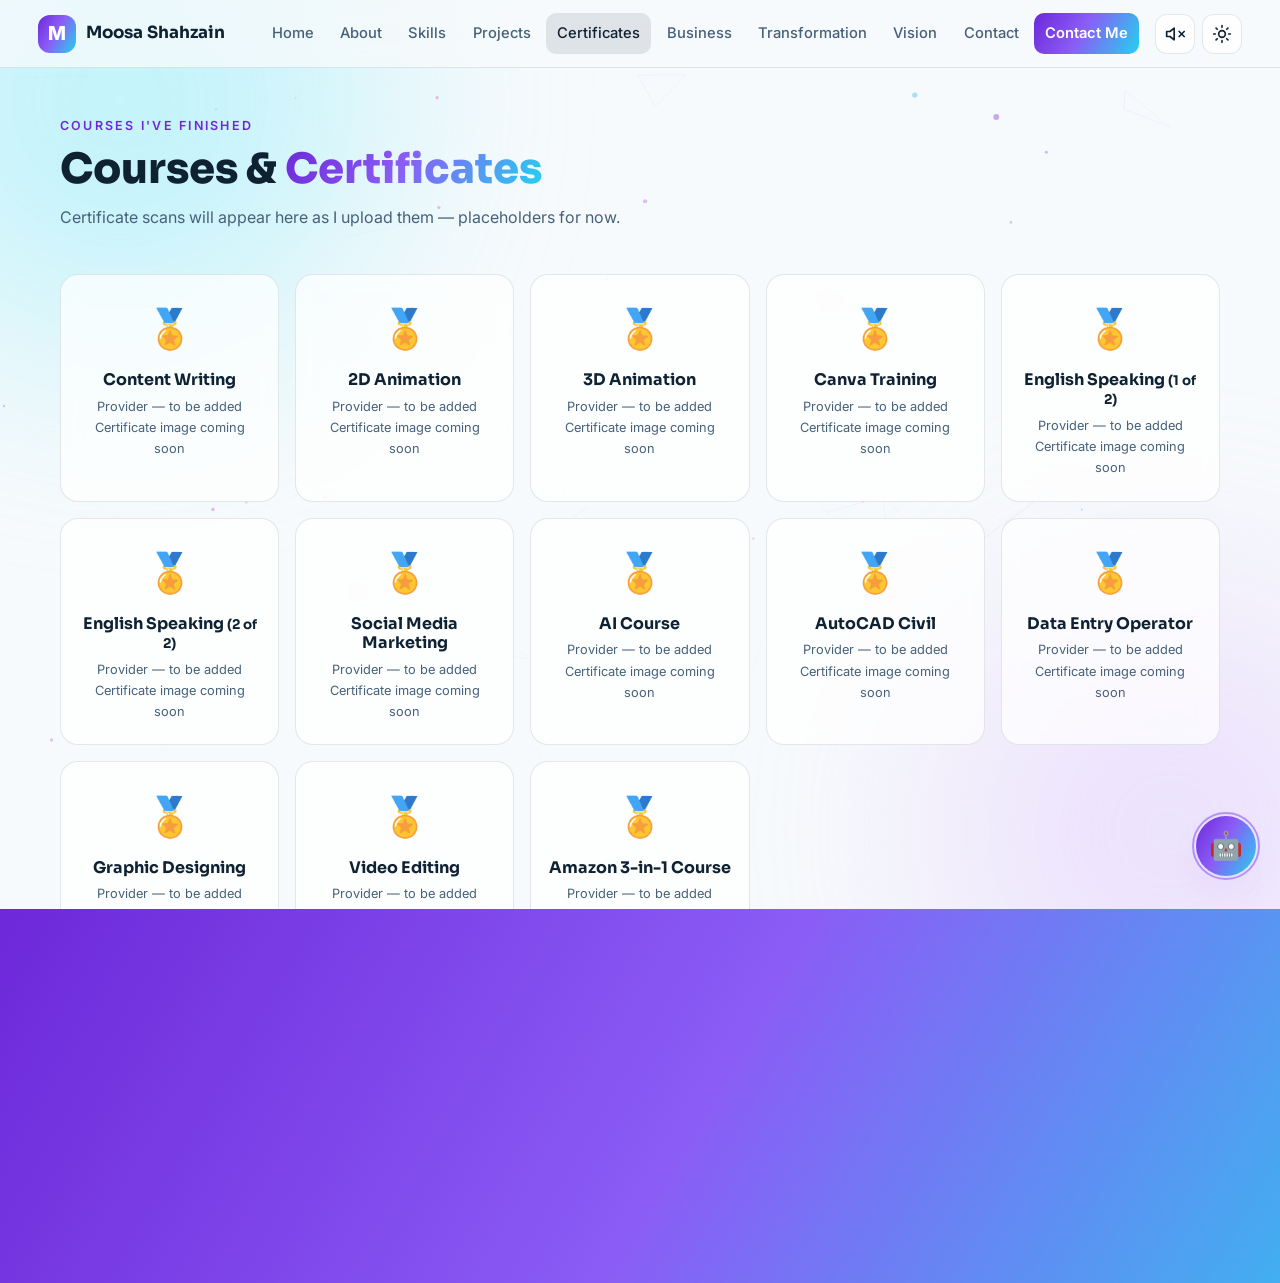
<file: certificates.html>
<!DOCTYPE html>
<html lang="en" data-theme="light">
<head>
<meta charset="UTF-8">
<meta name="viewport" content="width=device-width, initial-scale=1.0">
<title>Certificates — Moosa Shahzain</title>
<meta name="description" content="Courses and certificates completed by Moosa Shahzain.">
<meta name="author" content="Moosa Shahzain">
<meta property="og:title" content="Certificates — Moosa Shahzain">
<meta property="og:description" content="Courses and certificates completed by Moosa Shahzain.">
<meta property="og:type" content="website">
<link rel="icon" href="data:image/svg+xml,%3Csvg xmlns='http://www.w3.org/2000/svg' viewBox='0 0 64 64'%3E%3Crect width='64' height='64' rx='14' fill='%230d9488'/%3E%3Ctext x='32' y='44' font-family='Arial,sans-serif' font-size='36' font-weight='bold' text-anchor='middle' fill='white'%3EM%3C/text%3E%3C/svg%3E">
<link rel="preconnect" href="https://fonts.googleapis.com">
<link rel="preconnect" href="https://fonts.gstatic.com" crossorigin>
<link href="https://fonts.googleapis.com/css2?family=Sora:wght@400;600;700;800&family=Inter:wght@400;500;600&display=swap" rel="stylesheet">
<link rel="stylesheet" href="css/styles.css">
</head>
<body class="">
<a class="skip-link" href="#main">Skip to content</a>
<div id="page-wipe" aria-hidden="true"><span>Moosa Shahzain</span></div>
<div id="loader" aria-hidden="true"><div class="loader-inner"><div class="loader-ring"></div><p>Moosa Shahzain</p></div></div>
<canvas id="bg-canvas" aria-hidden="true"></canvas>
<div class="bg-glow bg-glow-1" aria-hidden="true"></div>
<div class="bg-glow bg-glow-2" aria-hidden="true"></div>
<header class="navbar" id="navbar">
  <nav class="nav-inner" aria-label="Main navigation">
    <a href="index.html" class="brand" aria-label="Moosa Shahzain — home"><span class="brand-mark">M</span><span class="brand-text">Moosa Shahzain</span></a>
    <button class="nav-toggle" id="navToggle" aria-expanded="false" aria-controls="navLinks" aria-label="Open menu"><span></span><span></span><span></span></button>
    <ul class="nav-links" id="navLinks">
      <li><a href="index.html" class="nav-link">Home</a></li>
      <li><a href="about.html" class="nav-link">About</a></li>
      <li><a href="skills.html" class="nav-link">Skills</a></li>
      <li><a href="projects.html" class="nav-link">Projects</a></li>
      <li><a href="certificates.html" class="nav-link active">Certificates</a></li>
      <li><a href="business.html" class="nav-link">Business</a></li>
      <li><a href="transformation.html" class="nav-link">Transformation</a></li>
      <li><a href="vision.html" class="nav-link">Vision</a></li>
      <li><a href="contact.html" class="nav-link">Contact</a></li>
      <li><a href="contact.html" class="nav-link nav-cta">Contact Me</a></li>
    </ul>
    <div class="nav-toggles">
      <button id="soundToggle" class="icon-btn" aria-pressed="false" aria-label="Toggle interface sounds (currently off)" title="Interface sounds">
        <svg viewBox="0 0 24 24" width="20" height="20" fill="none" stroke="currentColor" stroke-width="2" stroke-linecap="round" stroke-linejoin="round"><polygon points="11 5 6 9 2 9 2 15 6 15 11 19 11 5"/><line class="sound-off-x" x1="23" y1="9" x2="17" y2="15"/><line class="sound-off-x" x1="17" y1="9" x2="23" y2="15"/></svg>
      </button>
      <button id="themeToggle" class="icon-btn" aria-pressed="false" aria-label="Switch to dark mode" title="Light / dark mode">
        <svg class="icon-sun" viewBox="0 0 24 24" width="20" height="20" fill="none" stroke="currentColor" stroke-width="2" stroke-linecap="round"><circle cx="12" cy="12" r="4"/><path d="M12 2v2M12 20v2M4.9 4.9l1.4 1.4M17.7 17.7l1.4 1.4M2 12h2M20 12h2M4.9 19.1l1.4-1.4M17.7 6.3l1.4-1.4"/></svg>
        <svg class="icon-moon" viewBox="0 0 24 24" width="20" height="20" fill="none" stroke="currentColor" stroke-width="2" stroke-linecap="round" stroke-linejoin="round"><path d="M21 12.8A9 9 0 1 1 11.2 3a7 7 0 0 0 9.8 9.8z"/></svg>
      </button>
    </div>
  </nav>
</header>
<main id="main">

<section class="section page-hero">
  <div class="container">
    <p class="section-eyebrow reveal">Courses I've finished</p>
    <h1 class="section-title reveal">Courses & <span class="grad-text">Certificates</span></h1>
    <p class="section-sub reveal">Certificate scans will appear here as I upload them — placeholders for now.</p>
  </div>
</section>
<section class="section" style="padding-top:0">
  <div class="container"><div class="certs-grid">
      <div class="cert-card spotlight reveal"><div class="cert-ph">🏅</div><h3>Content Writing</h3><p class="cert-meta">Provider — to be added<br>Certificate image coming soon</p></div>
      <div class="cert-card spotlight reveal"><div class="cert-ph">🏅</div><h3>2D Animation</h3><p class="cert-meta">Provider — to be added<br>Certificate image coming soon</p></div>
      <div class="cert-card spotlight reveal"><div class="cert-ph">🏅</div><h3>3D Animation</h3><p class="cert-meta">Provider — to be added<br>Certificate image coming soon</p></div>
      <div class="cert-card spotlight reveal"><div class="cert-ph">🏅</div><h3>Canva Training</h3><p class="cert-meta">Provider — to be added<br>Certificate image coming soon</p></div>
      <div class="cert-card spotlight reveal"><div class="cert-ph">🏅</div><h3>English Speaking <small>(1 of 2)</small></h3><p class="cert-meta">Provider — to be added<br>Certificate image coming soon</p></div>
      <div class="cert-card spotlight reveal"><div class="cert-ph">🏅</div><h3>English Speaking <small>(2 of 2)</small></h3><p class="cert-meta">Provider — to be added<br>Certificate image coming soon</p></div>
      <div class="cert-card spotlight reveal"><div class="cert-ph">🏅</div><h3>Social Media Marketing</h3><p class="cert-meta">Provider — to be added<br>Certificate image coming soon</p></div>
      <div class="cert-card spotlight reveal"><div class="cert-ph">🏅</div><h3>AI Course</h3><p class="cert-meta">Provider — to be added<br>Certificate image coming soon</p></div>
      <div class="cert-card spotlight reveal"><div class="cert-ph">🏅</div><h3>AutoCAD Civil</h3><p class="cert-meta">Provider — to be added<br>Certificate image coming soon</p></div>
      <div class="cert-card spotlight reveal"><div class="cert-ph">🏅</div><h3>Data Entry Operator</h3><p class="cert-meta">Provider — to be added<br>Certificate image coming soon</p></div>
      <div class="cert-card spotlight reveal"><div class="cert-ph">🏅</div><h3>Graphic Designing</h3><p class="cert-meta">Provider — to be added<br>Certificate image coming soon</p></div>
      <div class="cert-card spotlight reveal"><div class="cert-ph">🏅</div><h3>Video Editing</h3><p class="cert-meta">Provider — to be added<br>Certificate image coming soon</p></div>
      <div class="cert-card spotlight reveal"><div class="cert-ph">🏅</div><h3>Amazon 3-in-1 Course</h3><p class="cert-meta">Provider — to be added<br>Certificate image coming soon</p></div>
  </div></div>
</section>
</main>
<footer class="footer">
  <div class="container footer-inner">
    <div class="footer-brand"><span class="brand-mark">M</span><div><strong>Moosa Shahzain</strong><p>Learn. Experiment. Build. Innovate.</p></div></div>
    <div class="footer-links">
      <a href="mailto:moosashahzain6@gmail.com" aria-label="Email" title="Email"><svg viewBox="0 0 24 24" fill="currentColor" aria-hidden="true"><path d="M20 4H4c-1.1 0-2 .9-2 2v12c0 1.1.9 2 2 2h16c1.1 0 2-.9 2-2V6c0-1.1-.9-2-2-2zm0 4-8 5-8-5V6l8 5 8-5v2z"/></svg></a>
      <a href="https://wa.me/923033837777" target="_blank" rel="noopener" aria-label="WhatsApp" title="WhatsApp"><svg viewBox="0 0 24 24" fill="currentColor" aria-hidden="true"><path d="M17.472 14.382c-.297-.149-1.758-.867-2.03-.967-.273-.099-.471-.148-.67.15-.197.297-.767.966-.94 1.164-.173.199-.347.223-.644.075-.297-.15-1.255-.463-2.39-1.475-.883-.788-1.48-1.761-1.653-2.059-.173-.297-.018-.458.13-.606.134-.133.298-.347.446-.52.149-.174.198-.298.298-.497.099-.198.05-.371-.025-.52-.075-.149-.669-1.612-.916-2.207-.242-.579-.487-.5-.669-.51-.173-.008-.371-.01-.57-.01-.198 0-.52.074-.792.372-.272.297-1.04 1.016-1.04 2.479 0 1.462 1.065 2.875 1.213 3.074.149.198 2.096 3.2 5.077 4.487.709.306 1.262.489 1.694.625.712.227 1.36.195 1.871.118.571-.085 1.758-.719 2.006-1.413.248-.694.248-1.289.173-1.413-.074-.124-.272-.198-.57-.347m-5.421 7.403h-.004a9.87 9.87 0 01-5.031-1.378l-.361-.214-3.741.982.998-3.648-.235-.374a9.86 9.86 0 01-1.51-5.26c.001-5.45 4.436-9.884 9.888-9.884 2.64 0 5.122 1.03 6.988 2.898a9.825 9.825 0 012.893 6.994c-.003 5.45-4.437 9.884-9.885 9.884m8.413-18.297A11.815 11.815 0 0012.05 0C5.495 0 .16 5.335.157 11.892c0 2.096.547 4.142 1.588 5.945L.057 24l6.305-1.654a11.882 11.882 0 005.683 1.448h.005c6.554 0 11.89-5.335 11.893-11.893a11.821 11.821 0 00-3.48-8.413Z"/></svg></a>
      <a href="https://instagram.com/throughmoosa" target="_blank" rel="noopener" aria-label="Instagram" title="Instagram"><svg viewBox="0 0 24 24" fill="currentColor" aria-hidden="true"><path d="M12 0C8.74 0 8.333.015 7.053.072 5.775.132 4.905.333 4.14.63c-.789.306-1.459.717-2.126 1.384S.935 3.35.63 4.14C.333 4.905.131 5.775.072 7.053.012 8.333 0 8.74 0 12s.015 3.667.072 4.947c.06 1.277.261 2.148.558 2.913.306.788.717 1.459 1.384 2.126.667.666 1.336 1.079 2.126 1.384.766.296 1.636.499 2.913.558C8.333 23.988 8.74 24 12 24s3.667-.015 4.947-.072c1.277-.06 2.148-.262 2.913-.558.788-.306 1.459-.718 2.126-1.384.666-.667 1.079-1.335 1.384-2.126.296-.765.499-1.636.558-2.913.06-1.28.072-1.687.072-4.947s-.015-3.667-.072-4.947c-.06-1.277-.262-2.149-.558-2.913-.306-.789-.718-1.459-1.384-2.126C21.319 1.347 20.651.935 19.86.63c-.765-.297-1.636-.499-2.913-.558C15.667.012 15.26 0 12 0zm0 2.16c3.203 0 3.585.016 4.85.071 1.17.055 1.805.249 2.227.415.562.217.96.477 1.382.896.419.42.679.819.896 1.381.164.422.36 1.057.413 2.227.057 1.266.07 1.646.07 4.85s-.015 3.585-.074 4.85c-.061 1.17-.256 1.805-.421 2.227-.224.562-.479.96-.899 1.382-.419.419-.824.679-1.38.896-.42.164-1.065.36-2.235.413-1.274.057-1.649.07-4.859.07-3.211 0-3.586-.015-4.859-.074-1.171-.061-1.816-.256-2.236-.421-.569-.224-.96-.479-1.379-.899-.421-.419-.69-.824-.9-1.38-.165-.42-.359-1.065-.42-2.235-.045-1.26-.061-1.649-.061-4.844 0-3.196.016-3.586.061-4.861.061-1.17.255-1.814.42-2.234.21-.57.479-.96.9-1.381.419-.419.81-.689 1.379-.898.42-.166 1.051-.361 2.221-.421 1.275-.045 1.65-.06 4.859-.06l.045.03zm0 3.678c-3.405 0-6.162 2.76-6.162 6.162 0 3.405 2.76 6.162 6.162 6.162 3.405 0 6.162-2.76 6.162-6.162 0-3.405-2.76-6.162-6.162-6.162zM12 16c-2.21 0-4-1.79-4-4s1.79-4 4-4 4 1.79 4 4-1.79 4-4 4zm7.846-10.405c0 .795-.646 1.44-1.44 1.44-.795 0-1.44-.646-1.44-1.44 0-.794.646-1.439 1.44-1.439.793-.001 1.44.645 1.44 1.439z"/></svg></a>
      <a href="https://www.facebook.com/share/19rod9Sw9b/" target="_blank" rel="noopener" aria-label="Facebook" title="Facebook"><svg viewBox="0 0 24 24" fill="currentColor" aria-hidden="true"><path d="M24 12.073c0-6.627-5.373-12-12-12s-12 5.373-12 12c0 5.99 4.388 10.954 10.125 11.854v-8.385H7.078v-3.47h3.047V9.43c0-3.007 1.792-4.669 4.533-4.669 1.312 0 2.686.235 2.686.235v2.953H15.83c-1.491 0-1.956.925-1.956 1.874v2.25h3.328l-.532 3.47h-2.796v8.385C19.612 23.027 24 18.062 24 12.073z"/></svg></a>
      <a href="https://youtube.com/@islami_vedios_1" target="_blank" rel="noopener" aria-label="YouTube" title="YouTube"><svg viewBox="0 0 24 24" fill="currentColor" aria-hidden="true"><path d="M23.498 6.186a3.016 3.016 0 0 0-2.122-2.136C19.505 3.545 12 3.545 12 3.545s-7.505 0-9.377.505A3.017 3.017 0 0 0 .502 6.186C0 8.07 0 12 0 12s0 3.93.502 5.814a3.016 3.016 0 0 0 2.122 2.136c1.871.505 9.376.505 9.376.505s7.505 0 9.377-.505a3.015 3.015 0 0 0 2.122-2.136C24 15.93 24 12 24 12s0-3.93-.502-5.814zM9.545 15.568V8.432L15.818 12l-6.273 3.568z"/></svg></a>
      <a href="https://github.com/Moosashahzain" target="_blank" rel="noopener" aria-label="GitHub" title="GitHub"><svg viewBox="0 0 24 24" fill="currentColor" aria-hidden="true"><path d="M12 .297c-6.63 0-12 5.373-12 12 0 5.303 3.438 9.8 8.205 11.385.6.113.82-.258.82-.577 0-.285-.01-1.04-.015-2.04-3.338.724-4.042-1.61-4.042-1.61C4.422 18.07 3.633 17.7 3.633 17.7c-1.087-.744.084-.729.084-.729 1.205.084 1.838 1.236 1.838 1.236 1.07 1.835 2.809 1.305 3.495.998.108-.776.417-1.305.76-1.605-2.665-.3-5.466-1.332-5.466-5.93 0-1.31.465-2.38 1.235-3.22-.135-.303-.54-1.523.105-3.176 0 0 1.005-.322 3.3 1.23.96-.267 1.98-.399 3-.405 1.02.006 2.04.138 3 .405 2.28-1.552 3.285-1.23 3.285-1.23.645 1.653.24 2.873.12 3.176.765.84 1.23 1.91 1.23 3.22 0 4.61-2.805 5.625-5.475 5.92.42.36.81 1.096.81 2.22 0 1.606-.015 2.896-.015 3.286 0 .315.21.69.825.57C20.565 22.092 24 17.592 24 12.297c0-6.627-5.373-12-12-12"/></svg></a>
    </div>
    <p class="footer-copy">© <span id="year"></span> Moosa Shahzain · Built with curiosity in Wah Cantt, Pakistan</p>
  </div>
</footer>
<button id="backTop" aria-label="Back to top" title="Back to top">↑</button>
<button id="chatLauncher" aria-expanded="false" aria-label="Chat with Moosa's assistant" title="Ask Moosa's assistant">🤖</button>
<div id="chatPanel" role="dialog" aria-label="Chat with Moosa's assistant" hidden>
  <div class="chat-head">
    <div class="chat-avatar">🤖</div>
    <div><strong>Moosa's Assistant</strong><small>Answers from Moosa's profile · English / اردو / Roman Urdu</small></div>
    <button class="chat-close" id="chatClose" aria-label="Close chat">✕</button>
  </div>
  <div id="chatMsgs" aria-live="polite"></div>
  <div class="chat-chips">
    <button class="chat-chip">Who is Moosa?</button>
    <button class="chat-chip">His skills?</button>
    <button class="chat-chip">Projects?</button>
    <button class="chat-chip">Contact</button>
    <button class="chat-chip" data-lang="en">🇬🇧 English</button>
    <button class="chat-chip" data-lang="ur">اردو</button>
    <button class="chat-chip" data-lang="ru">Roman Urdu</button>
  </div>
  <form id="chatForm"><input id="chatInput" type="text" placeholder="Ask about Moosa…" autocomplete="off" aria-label="Type your question"><button type="submit" aria-label="Send">➤</button></form>
</div>
<script src="js/main.js"></script>
<script src="js/assistant.js"></script>
</body>
</html>
</file>
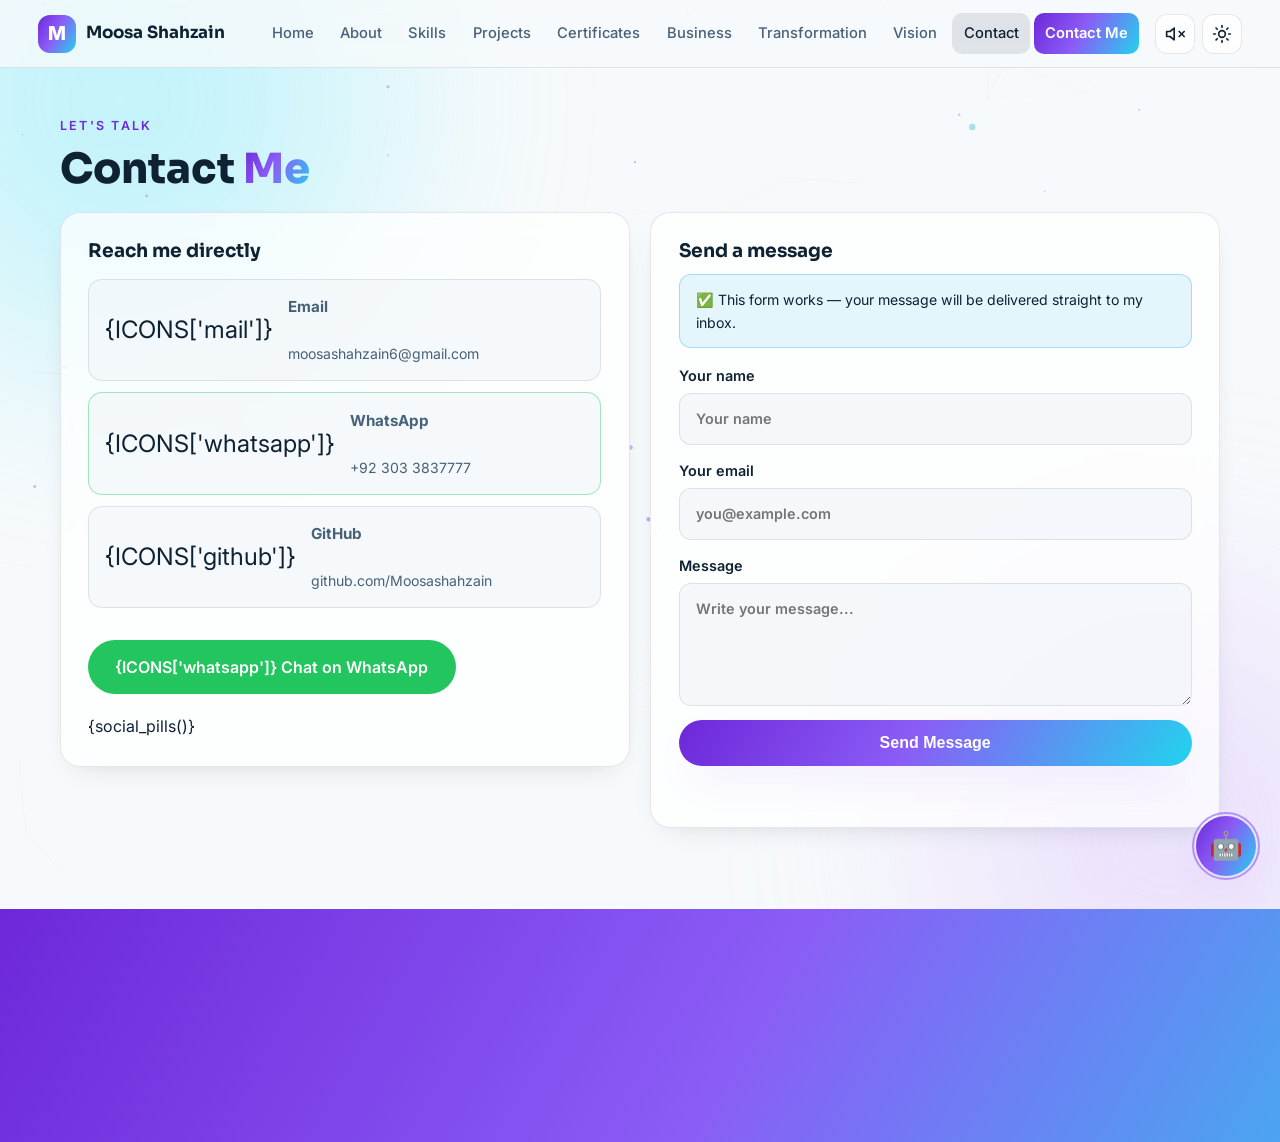
<file: contact.html>
<!DOCTYPE html>
<html lang="en" data-theme="light">
<head>
<meta charset="UTF-8">
<meta name="viewport" content="width=device-width, initial-scale=1.0">
<title>Contact — Moosa Shahzain</title>
<meta name="description" content="Contact Moosa Shahzain — email, WhatsApp, Instagram, Facebook, YouTube.">
<meta name="author" content="Moosa Shahzain">
<meta property="og:title" content="Contact — Moosa Shahzain">
<meta property="og:description" content="Contact Moosa Shahzain — email, WhatsApp, Instagram, Facebook, YouTube.">
<meta property="og:type" content="website">
<link rel="icon" href="data:image/svg+xml,%3Csvg xmlns='http://www.w3.org/2000/svg' viewBox='0 0 64 64'%3E%3Crect width='64' height='64' rx='14' fill='%230d9488'/%3E%3Ctext x='32' y='44' font-family='Arial,sans-serif' font-size='36' font-weight='bold' text-anchor='middle' fill='white'%3EM%3C/text%3E%3C/svg%3E">
<link rel="preconnect" href="https://fonts.googleapis.com">
<link rel="preconnect" href="https://fonts.gstatic.com" crossorigin>
<link href="https://fonts.googleapis.com/css2?family=Sora:wght@400;600;700;800&family=Inter:wght@400;500;600&display=swap" rel="stylesheet">
<link rel="stylesheet" href="css/styles.css">
</head>
<body class="">
<a class="skip-link" href="#main">Skip to content</a>
<div id="page-wipe" aria-hidden="true"><span>Moosa Shahzain</span></div>
<div id="loader" aria-hidden="true"><div class="loader-inner"><div class="loader-ring"></div><p>Moosa Shahzain</p></div></div>
<canvas id="bg-canvas" aria-hidden="true"></canvas>
<div class="bg-glow bg-glow-1" aria-hidden="true"></div>
<div class="bg-glow bg-glow-2" aria-hidden="true"></div>
<header class="navbar" id="navbar">
  <nav class="nav-inner" aria-label="Main navigation">
    <a href="index.html" class="brand" aria-label="Moosa Shahzain — home"><span class="brand-mark">M</span><span class="brand-text">Moosa Shahzain</span></a>
    <button class="nav-toggle" id="navToggle" aria-expanded="false" aria-controls="navLinks" aria-label="Open menu"><span></span><span></span><span></span></button>
    <ul class="nav-links" id="navLinks">
      <li><a href="index.html" class="nav-link">Home</a></li>
      <li><a href="about.html" class="nav-link">About</a></li>
      <li><a href="skills.html" class="nav-link">Skills</a></li>
      <li><a href="projects.html" class="nav-link">Projects</a></li>
      <li><a href="certificates.html" class="nav-link">Certificates</a></li>
      <li><a href="business.html" class="nav-link">Business</a></li>
      <li><a href="transformation.html" class="nav-link">Transformation</a></li>
      <li><a href="vision.html" class="nav-link">Vision</a></li>
      <li><a href="contact.html" class="nav-link active">Contact</a></li>
      <li><a href="contact.html" class="nav-link nav-cta">Contact Me</a></li>
    </ul>
    <div class="nav-toggles">
      <button id="soundToggle" class="icon-btn" aria-pressed="false" aria-label="Toggle interface sounds (currently off)" title="Interface sounds">
        <svg viewBox="0 0 24 24" width="20" height="20" fill="none" stroke="currentColor" stroke-width="2" stroke-linecap="round" stroke-linejoin="round"><polygon points="11 5 6 9 2 9 2 15 6 15 11 19 11 5"/><line class="sound-off-x" x1="23" y1="9" x2="17" y2="15"/><line class="sound-off-x" x1="17" y1="9" x2="23" y2="15"/></svg>
      </button>
      <button id="themeToggle" class="icon-btn" aria-pressed="false" aria-label="Switch to dark mode" title="Light / dark mode">
        <svg class="icon-sun" viewBox="0 0 24 24" width="20" height="20" fill="none" stroke="currentColor" stroke-width="2" stroke-linecap="round"><circle cx="12" cy="12" r="4"/><path d="M12 2v2M12 20v2M4.9 4.9l1.4 1.4M17.7 17.7l1.4 1.4M2 12h2M20 12h2M4.9 19.1l1.4-1.4M17.7 6.3l1.4-1.4"/></svg>
        <svg class="icon-moon" viewBox="0 0 24 24" width="20" height="20" fill="none" stroke="currentColor" stroke-width="2" stroke-linecap="round" stroke-linejoin="round"><path d="M21 12.8A9 9 0 1 1 11.2 3a7 7 0 0 0 9.8 9.8z"/></svg>
      </button>
    </div>
  </nav>
</header>
<main id="main">

<section class="section page-hero">
  <div class="container">
    <p class="section-eyebrow reveal">Let's talk</p>
    <h1 class="section-title reveal">Contact <span class="grad-text">Me</span></h1>
  </div>
</section>
<section class="section" style="padding-top:0">
  <div class="container">
    <div class="contact-grid">
      <div class="glass-card reveal">
        <h3>Reach me directly</h3>
        <div class="contact-rows">
          <a class="contact-row" href="mailto:moosashahzain6@gmail.com"><span class="contact-icon">{ICONS['mail']}</span><span><strong>Email</strong><br>moosashahzain6@gmail.com</span></a>
          <a class="contact-row wa-row" href="https://wa.me/923033837777?text=Assalam%20o%20Alaikum!%20I%20visited%20your%20portfolio%20website%20and%20would%20like%20to%20contact%20you." target="_blank" rel="noopener"><span class="contact-icon">{ICONS['whatsapp']}</span><span><strong>WhatsApp</strong><br>+92 303 3837777</span></a>
          <a class="contact-row" href="https://github.com/Moosashahzain" target="_blank" rel="noopener"><span class="contact-icon">{ICONS['github']}</span><span><strong>GitHub</strong><br>github.com/Moosashahzain</span></a>
        </div>
        <a class="btn btn-whatsapp magnetic" href="https://wa.me/923033837777?text=Assalam%20o%20Alaikum!%20I%20visited%20your%20portfolio%20website%20and%20would%20like%20to%20contact%20you." target="_blank" rel="noopener"><span class="btn-icon">{ICONS['whatsapp']}</span> Chat on WhatsApp</a>
        <div class="social-row">
          {social_pills()}
        </div>
      </div>
      <div class="glass-card reveal">
        <h3>Send a message</h3>
        <p class="form-note">✅ This form works — your message will be delivered straight to my inbox.</p>
        <form id="contactForm" novalidate>
          <label>Your name<input type="text" name="name" id="cfName" required autocomplete="name" placeholder="Your name"></label>
          <label>Your email<input type="email" name="email" id="cfEmail" required autocomplete="email" placeholder="you@example.com"></label>
          <label>Message<textarea name="message" id="cfMsg" rows="4" required placeholder="Write your message..."></textarea></label>
          <button type="submit" class="btn btn-primary magnetic">Send Message</button>
          <p class="form-status" id="formStatus" role="status" aria-live="polite"></p>
        </form>
      </div>
    </div>
  </div>
</section>
</main>
<footer class="footer">
  <div class="container footer-inner">
    <div class="footer-brand"><span class="brand-mark">M</span><div><strong>Moosa Shahzain</strong><p>Learn. Experiment. Build. Innovate.</p></div></div>
    <div class="footer-links">
      <a href="mailto:moosashahzain6@gmail.com" aria-label="Email" title="Email"><svg viewBox="0 0 24 24" fill="currentColor" aria-hidden="true"><path d="M20 4H4c-1.1 0-2 .9-2 2v12c0 1.1.9 2 2 2h16c1.1 0 2-.9 2-2V6c0-1.1-.9-2-2-2zm0 4-8 5-8-5V6l8 5 8-5v2z"/></svg></a>
      <a href="https://wa.me/923033837777" target="_blank" rel="noopener" aria-label="WhatsApp" title="WhatsApp"><svg viewBox="0 0 24 24" fill="currentColor" aria-hidden="true"><path d="M17.472 14.382c-.297-.149-1.758-.867-2.03-.967-.273-.099-.471-.148-.67.15-.197.297-.767.966-.94 1.164-.173.199-.347.223-.644.075-.297-.15-1.255-.463-2.39-1.475-.883-.788-1.48-1.761-1.653-2.059-.173-.297-.018-.458.13-.606.134-.133.298-.347.446-.52.149-.174.198-.298.298-.497.099-.198.05-.371-.025-.52-.075-.149-.669-1.612-.916-2.207-.242-.579-.487-.5-.669-.51-.173-.008-.371-.01-.57-.01-.198 0-.52.074-.792.372-.272.297-1.04 1.016-1.04 2.479 0 1.462 1.065 2.875 1.213 3.074.149.198 2.096 3.2 5.077 4.487.709.306 1.262.489 1.694.625.712.227 1.36.195 1.871.118.571-.085 1.758-.719 2.006-1.413.248-.694.248-1.289.173-1.413-.074-.124-.272-.198-.57-.347m-5.421 7.403h-.004a9.87 9.87 0 01-5.031-1.378l-.361-.214-3.741.982.998-3.648-.235-.374a9.86 9.86 0 01-1.51-5.26c.001-5.45 4.436-9.884 9.888-9.884 2.64 0 5.122 1.03 6.988 2.898a9.825 9.825 0 012.893 6.994c-.003 5.45-4.437 9.884-9.885 9.884m8.413-18.297A11.815 11.815 0 0012.05 0C5.495 0 .16 5.335.157 11.892c0 2.096.547 4.142 1.588 5.945L.057 24l6.305-1.654a11.882 11.882 0 005.683 1.448h.005c6.554 0 11.89-5.335 11.893-11.893a11.821 11.821 0 00-3.48-8.413Z"/></svg></a>
      <a href="https://instagram.com/throughmoosa" target="_blank" rel="noopener" aria-label="Instagram" title="Instagram"><svg viewBox="0 0 24 24" fill="currentColor" aria-hidden="true"><path d="M12 0C8.74 0 8.333.015 7.053.072 5.775.132 4.905.333 4.14.63c-.789.306-1.459.717-2.126 1.384S.935 3.35.63 4.14C.333 4.905.131 5.775.072 7.053.012 8.333 0 8.74 0 12s.015 3.667.072 4.947c.06 1.277.261 2.148.558 2.913.306.788.717 1.459 1.384 2.126.667.666 1.336 1.079 2.126 1.384.766.296 1.636.499 2.913.558C8.333 23.988 8.74 24 12 24s3.667-.015 4.947-.072c1.277-.06 2.148-.262 2.913-.558.788-.306 1.459-.718 2.126-1.384.666-.667 1.079-1.335 1.384-2.126.296-.765.499-1.636.558-2.913.06-1.28.072-1.687.072-4.947s-.015-3.667-.072-4.947c-.06-1.277-.262-2.149-.558-2.913-.306-.789-.718-1.459-1.384-2.126C21.319 1.347 20.651.935 19.86.63c-.765-.297-1.636-.499-2.913-.558C15.667.012 15.26 0 12 0zm0 2.16c3.203 0 3.585.016 4.85.071 1.17.055 1.805.249 2.227.415.562.217.96.477 1.382.896.419.42.679.819.896 1.381.164.422.36 1.057.413 2.227.057 1.266.07 1.646.07 4.85s-.015 3.585-.074 4.85c-.061 1.17-.256 1.805-.421 2.227-.224.562-.479.96-.899 1.382-.419.419-.824.679-1.38.896-.42.164-1.065.36-2.235.413-1.274.057-1.649.07-4.859.07-3.211 0-3.586-.015-4.859-.074-1.171-.061-1.816-.256-2.236-.421-.569-.224-.96-.479-1.379-.899-.421-.419-.69-.824-.9-1.38-.165-.42-.359-1.065-.42-2.235-.045-1.26-.061-1.649-.061-4.844 0-3.196.016-3.586.061-4.861.061-1.17.255-1.814.42-2.234.21-.57.479-.96.9-1.381.419-.419.81-.689 1.379-.898.42-.166 1.051-.361 2.221-.421 1.275-.045 1.65-.06 4.859-.06l.045.03zm0 3.678c-3.405 0-6.162 2.76-6.162 6.162 0 3.405 2.76 6.162 6.162 6.162 3.405 0 6.162-2.76 6.162-6.162 0-3.405-2.76-6.162-6.162-6.162zM12 16c-2.21 0-4-1.79-4-4s1.79-4 4-4 4 1.79 4 4-1.79 4-4 4zm7.846-10.405c0 .795-.646 1.44-1.44 1.44-.795 0-1.44-.646-1.44-1.44 0-.794.646-1.439 1.44-1.439.793-.001 1.44.645 1.44 1.439z"/></svg></a>
      <a href="https://www.facebook.com/share/19rod9Sw9b/" target="_blank" rel="noopener" aria-label="Facebook" title="Facebook"><svg viewBox="0 0 24 24" fill="currentColor" aria-hidden="true"><path d="M24 12.073c0-6.627-5.373-12-12-12s-12 5.373-12 12c0 5.99 4.388 10.954 10.125 11.854v-8.385H7.078v-3.47h3.047V9.43c0-3.007 1.792-4.669 4.533-4.669 1.312 0 2.686.235 2.686.235v2.953H15.83c-1.491 0-1.956.925-1.956 1.874v2.25h3.328l-.532 3.47h-2.796v8.385C19.612 23.027 24 18.062 24 12.073z"/></svg></a>
      <a href="https://youtube.com/@islami_vedios_1" target="_blank" rel="noopener" aria-label="YouTube" title="YouTube"><svg viewBox="0 0 24 24" fill="currentColor" aria-hidden="true"><path d="M23.498 6.186a3.016 3.016 0 0 0-2.122-2.136C19.505 3.545 12 3.545 12 3.545s-7.505 0-9.377.505A3.017 3.017 0 0 0 .502 6.186C0 8.07 0 12 0 12s0 3.93.502 5.814a3.016 3.016 0 0 0 2.122 2.136c1.871.505 9.376.505 9.376.505s7.505 0 9.377-.505a3.015 3.015 0 0 0 2.122-2.136C24 15.93 24 12 24 12s0-3.93-.502-5.814zM9.545 15.568V8.432L15.818 12l-6.273 3.568z"/></svg></a>
      <a href="https://github.com/Moosashahzain" target="_blank" rel="noopener" aria-label="GitHub" title="GitHub"><svg viewBox="0 0 24 24" fill="currentColor" aria-hidden="true"><path d="M12 .297c-6.63 0-12 5.373-12 12 0 5.303 3.438 9.8 8.205 11.385.6.113.82-.258.82-.577 0-.285-.01-1.04-.015-2.04-3.338.724-4.042-1.61-4.042-1.61C4.422 18.07 3.633 17.7 3.633 17.7c-1.087-.744.084-.729.084-.729 1.205.084 1.838 1.236 1.838 1.236 1.07 1.835 2.809 1.305 3.495.998.108-.776.417-1.305.76-1.605-2.665-.3-5.466-1.332-5.466-5.93 0-1.31.465-2.38 1.235-3.22-.135-.303-.54-1.523.105-3.176 0 0 1.005-.322 3.3 1.23.96-.267 1.98-.399 3-.405 1.02.006 2.04.138 3 .405 2.28-1.552 3.285-1.23 3.285-1.23.645 1.653.24 2.873.12 3.176.765.84 1.23 1.91 1.23 3.22 0 4.61-2.805 5.625-5.475 5.92.42.36.81 1.096.81 2.22 0 1.606-.015 2.896-.015 3.286 0 .315.21.69.825.57C20.565 22.092 24 17.592 24 12.297c0-6.627-5.373-12-12-12"/></svg></a>
    </div>
    <p class="footer-copy">© <span id="year"></span> Moosa Shahzain · Built with curiosity in Wah Cantt, Pakistan</p>
  </div>
</footer>
<button id="backTop" aria-label="Back to top" title="Back to top">↑</button>
<button id="chatLauncher" aria-expanded="false" aria-label="Chat with Moosa's assistant" title="Ask Moosa's assistant">🤖</button>
<div id="chatPanel" role="dialog" aria-label="Chat with Moosa's assistant" hidden>
  <div class="chat-head">
    <div class="chat-avatar">🤖</div>
    <div><strong>Moosa's Assistant</strong><small>Answers from Moosa's profile · English / اردو / Roman Urdu</small></div>
    <button class="chat-close" id="chatClose" aria-label="Close chat">✕</button>
  </div>
  <div id="chatMsgs" aria-live="polite"></div>
  <div class="chat-chips">
    <button class="chat-chip">Who is Moosa?</button>
    <button class="chat-chip">His skills?</button>
    <button class="chat-chip">Projects?</button>
    <button class="chat-chip">Contact</button>
    <button class="chat-chip" data-lang="en">🇬🇧 English</button>
    <button class="chat-chip" data-lang="ur">اردو</button>
    <button class="chat-chip" data-lang="ru">Roman Urdu</button>
  </div>
  <form id="chatForm"><input id="chatInput" type="text" placeholder="Ask about Moosa…" autocomplete="off" aria-label="Type your question"><button type="submit" aria-label="Send">➤</button></form>
</div>
<script src="js/main.js"></script>
<script src="js/assistant.js"></script>
</body>
</html>
</file>
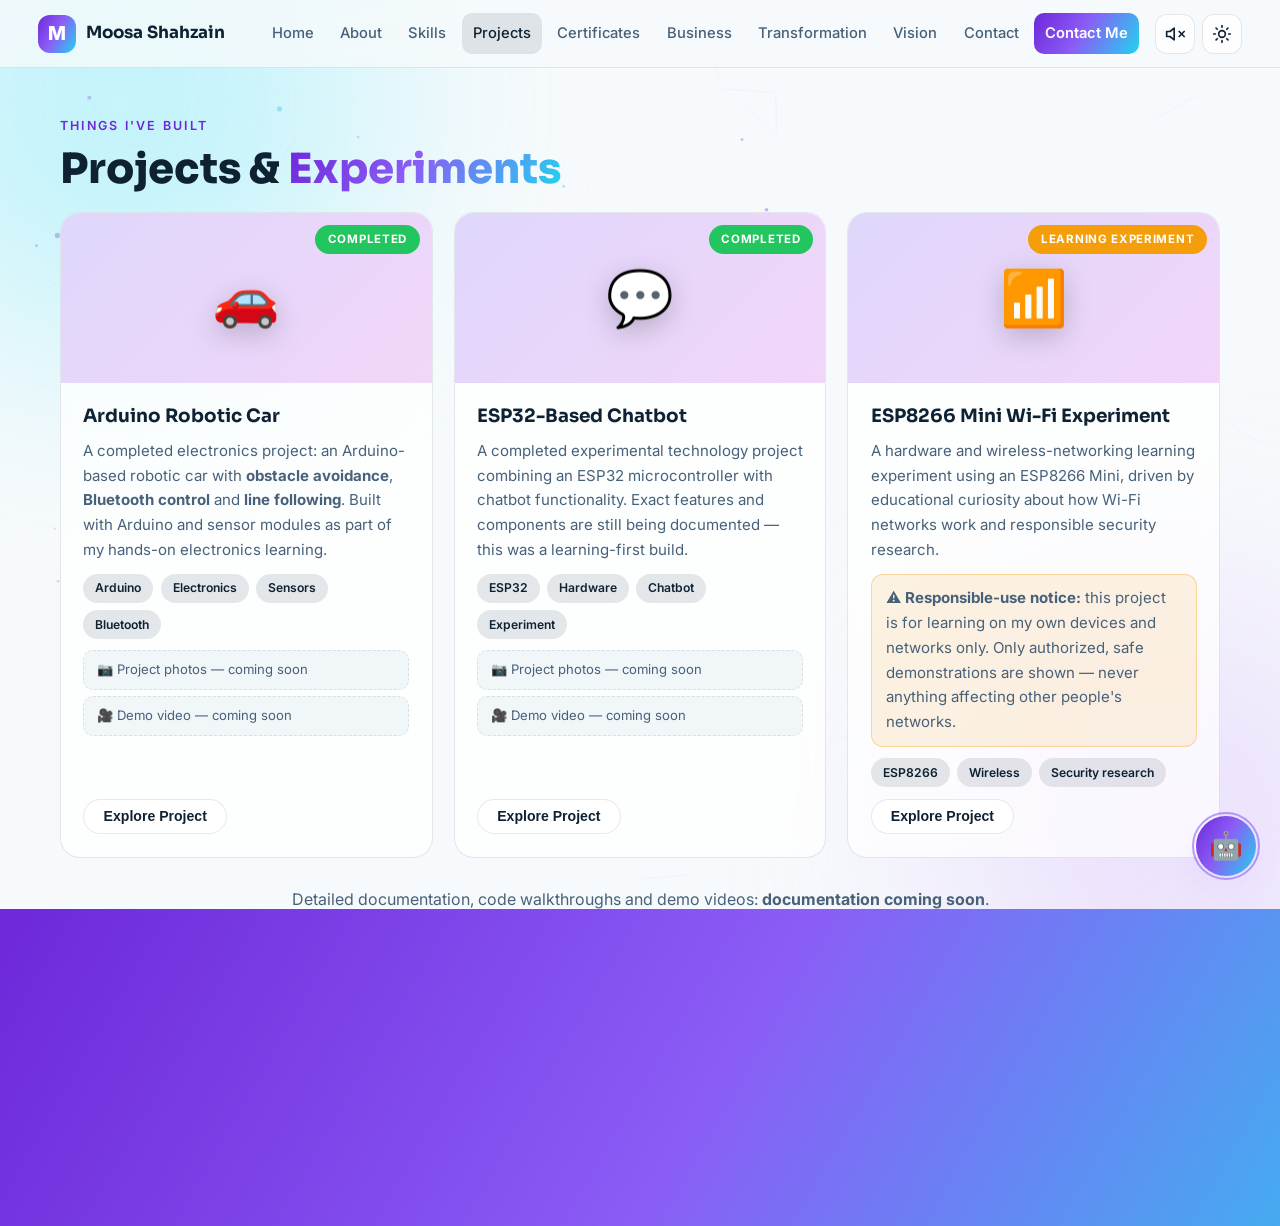
<file: projects.html>
<!DOCTYPE html>
<html lang="en" data-theme="light">
<head>
<meta charset="UTF-8">
<meta name="viewport" content="width=device-width, initial-scale=1.0">
<title>Projects — Moosa Shahzain</title>
<meta name="description" content="Projects and experiments by Moosa Shahzain — Arduino robotic car, ESP32 chatbot, ESP8266 experiments.">
<meta name="author" content="Moosa Shahzain">
<meta property="og:title" content="Projects — Moosa Shahzain">
<meta property="og:description" content="Projects and experiments by Moosa Shahzain — Arduino robotic car, ESP32 chatbot, ESP8266 experiments.">
<meta property="og:type" content="website">
<link rel="icon" href="data:image/svg+xml,%3Csvg xmlns='http://www.w3.org/2000/svg' viewBox='0 0 64 64'%3E%3Crect width='64' height='64' rx='14' fill='%230d9488'/%3E%3Ctext x='32' y='44' font-family='Arial,sans-serif' font-size='36' font-weight='bold' text-anchor='middle' fill='white'%3EM%3C/text%3E%3C/svg%3E">
<link rel="preconnect" href="https://fonts.googleapis.com">
<link rel="preconnect" href="https://fonts.gstatic.com" crossorigin>
<link href="https://fonts.googleapis.com/css2?family=Sora:wght@400;600;700;800&family=Inter:wght@400;500;600&display=swap" rel="stylesheet">
<link rel="stylesheet" href="css/styles.css">
</head>
<body class="">
<a class="skip-link" href="#main">Skip to content</a>
<div id="page-wipe" aria-hidden="true"><span>Moosa Shahzain</span></div>
<div id="loader" aria-hidden="true"><div class="loader-inner"><div class="loader-ring"></div><p>Moosa Shahzain</p></div></div>
<canvas id="bg-canvas" aria-hidden="true"></canvas>
<div class="bg-glow bg-glow-1" aria-hidden="true"></div>
<div class="bg-glow bg-glow-2" aria-hidden="true"></div>
<header class="navbar" id="navbar">
  <nav class="nav-inner" aria-label="Main navigation">
    <a href="index.html" class="brand" aria-label="Moosa Shahzain — home"><span class="brand-mark">M</span><span class="brand-text">Moosa Shahzain</span></a>
    <button class="nav-toggle" id="navToggle" aria-expanded="false" aria-controls="navLinks" aria-label="Open menu"><span></span><span></span><span></span></button>
    <ul class="nav-links" id="navLinks">
      <li><a href="index.html" class="nav-link">Home</a></li>
      <li><a href="about.html" class="nav-link">About</a></li>
      <li><a href="skills.html" class="nav-link">Skills</a></li>
      <li><a href="projects.html" class="nav-link active">Projects</a></li>
      <li><a href="certificates.html" class="nav-link">Certificates</a></li>
      <li><a href="business.html" class="nav-link">Business</a></li>
      <li><a href="transformation.html" class="nav-link">Transformation</a></li>
      <li><a href="vision.html" class="nav-link">Vision</a></li>
      <li><a href="contact.html" class="nav-link">Contact</a></li>
      <li><a href="contact.html" class="nav-link nav-cta">Contact Me</a></li>
    </ul>
    <div class="nav-toggles">
      <button id="soundToggle" class="icon-btn" aria-pressed="false" aria-label="Toggle interface sounds (currently off)" title="Interface sounds">
        <svg viewBox="0 0 24 24" width="20" height="20" fill="none" stroke="currentColor" stroke-width="2" stroke-linecap="round" stroke-linejoin="round"><polygon points="11 5 6 9 2 9 2 15 6 15 11 19 11 5"/><line class="sound-off-x" x1="23" y1="9" x2="17" y2="15"/><line class="sound-off-x" x1="17" y1="9" x2="23" y2="15"/></svg>
      </button>
      <button id="themeToggle" class="icon-btn" aria-pressed="false" aria-label="Switch to dark mode" title="Light / dark mode">
        <svg class="icon-sun" viewBox="0 0 24 24" width="20" height="20" fill="none" stroke="currentColor" stroke-width="2" stroke-linecap="round"><circle cx="12" cy="12" r="4"/><path d="M12 2v2M12 20v2M4.9 4.9l1.4 1.4M17.7 17.7l1.4 1.4M2 12h2M20 12h2M4.9 19.1l1.4-1.4M17.7 6.3l1.4-1.4"/></svg>
        <svg class="icon-moon" viewBox="0 0 24 24" width="20" height="20" fill="none" stroke="currentColor" stroke-width="2" stroke-linecap="round" stroke-linejoin="round"><path d="M21 12.8A9 9 0 1 1 11.2 3a7 7 0 0 0 9.8 9.8z"/></svg>
      </button>
    </div>
  </nav>
</header>
<main id="main">

<section class="section page-hero">
  <div class="container">
    <p class="section-eyebrow reveal">Things I've built</p>
    <h1 class="section-title reveal">Projects & <span class="grad-text">Experiments</span></h1>
  </div>
</section>
<section class="section" style="padding-top:0">
  <div class="container">
    <div class="projects-grid">
      <article class="project-card spotlight tilt reveal">
        <div class="project-media"><span class="project-emoji">🚗</span><span class="project-status status-done">Completed</span></div>
        <div class="project-body">
          <h3>Arduino Robotic Car</h3>
          <p>A completed electronics project: an Arduino-based robotic car with <strong>obstacle avoidance</strong>, <strong>Bluetooth control</strong> and <strong>line following</strong>. Built with Arduino and sensor modules as part of my hands-on electronics learning.</p>
          <div class="tech-tags"><span>Arduino</span><span>Electronics</span><span>Sensors</span><span>Bluetooth</span></div>
          <div class="project-gallery"><span class="gallery-ph">📷 Project photos — coming soon</span><span class="gallery-ph">🎥 Demo video — coming soon</span></div>
          <button class="btn btn-ghost btn-sm explore-btn" data-project="Arduino Robotic Car">Explore Project</button>
        </div>
      </article>
      <article class="project-card spotlight tilt reveal">
        <div class="project-media"><span class="project-emoji">💬</span><span class="project-status status-done">Completed</span></div>
        <div class="project-body">
          <h3>ESP32-Based Chatbot</h3>
          <p>A completed experimental technology project combining an ESP32 microcontroller with chatbot functionality. Exact features and components are still being documented — this was a learning-first build.</p>
          <div class="tech-tags"><span>ESP32</span><span>Hardware</span><span>Chatbot</span><span>Experiment</span></div>
          <div class="project-gallery"><span class="gallery-ph">📷 Project photos — coming soon</span><span class="gallery-ph">🎥 Demo video — coming soon</span></div>
          <button class="btn btn-ghost btn-sm explore-btn" data-project="ESP32-Based Chatbot">Explore Project</button>
        </div>
      </article>
      <article class="project-card spotlight tilt reveal">
        <div class="project-media"><span class="project-emoji">📶</span><span class="project-status status-learning">Learning experiment</span></div>
        <div class="project-body">
          <h3>ESP8266 Mini Wi-Fi Experiment</h3>
          <p>A hardware and wireless-networking learning experiment using an ESP8266 Mini, driven by educational curiosity about how Wi-Fi networks work and responsible security research.</p>
          <p class="responsible-note">⚠️ <strong>Responsible-use notice:</strong> this project is for learning on my own devices and networks only. Only authorized, safe demonstrations are shown — never anything affecting other people's networks.</p>
          <div class="tech-tags"><span>ESP8266</span><span>Wireless</span><span>Security research</span></div>
          <button class="btn btn-ghost btn-sm explore-btn" data-project="ESP8266 Mini Wi-Fi Experiment">Explore Project</button>
        </div>
      </article>
    </div>
    <p class="doc-note reveal">Detailed documentation, code walkthroughs and demo videos: <strong>documentation coming soon</strong>.</p>
  </div>
</section>
<div class="modal" id="projectModal" role="dialog" aria-modal="true" aria-labelledby="modalTitle" hidden>
  <div class="modal-card glass-card">
    <button class="modal-close" id="modalClose" aria-label="Close">✕</button>
    <h3 id="modalTitle"></h3>
    <p id="modalBody"></p>
    <p class="doc-note">Full documentation, photos and demo video: <strong>coming soon</strong>.</p>
  </div>
</div>
</main>
<footer class="footer">
  <div class="container footer-inner">
    <div class="footer-brand"><span class="brand-mark">M</span><div><strong>Moosa Shahzain</strong><p>Learn. Experiment. Build. Innovate.</p></div></div>
    <div class="footer-links">
      <a href="mailto:moosashahzain6@gmail.com" aria-label="Email" title="Email"><svg viewBox="0 0 24 24" fill="currentColor" aria-hidden="true"><path d="M20 4H4c-1.1 0-2 .9-2 2v12c0 1.1.9 2 2 2h16c1.1 0 2-.9 2-2V6c0-1.1-.9-2-2-2zm0 4-8 5-8-5V6l8 5 8-5v2z"/></svg></a>
      <a href="https://wa.me/923033837777" target="_blank" rel="noopener" aria-label="WhatsApp" title="WhatsApp"><svg viewBox="0 0 24 24" fill="currentColor" aria-hidden="true"><path d="M17.472 14.382c-.297-.149-1.758-.867-2.03-.967-.273-.099-.471-.148-.67.15-.197.297-.767.966-.94 1.164-.173.199-.347.223-.644.075-.297-.15-1.255-.463-2.39-1.475-.883-.788-1.48-1.761-1.653-2.059-.173-.297-.018-.458.13-.606.134-.133.298-.347.446-.52.149-.174.198-.298.298-.497.099-.198.05-.371-.025-.52-.075-.149-.669-1.612-.916-2.207-.242-.579-.487-.5-.669-.51-.173-.008-.371-.01-.57-.01-.198 0-.52.074-.792.372-.272.297-1.04 1.016-1.04 2.479 0 1.462 1.065 2.875 1.213 3.074.149.198 2.096 3.2 5.077 4.487.709.306 1.262.489 1.694.625.712.227 1.36.195 1.871.118.571-.085 1.758-.719 2.006-1.413.248-.694.248-1.289.173-1.413-.074-.124-.272-.198-.57-.347m-5.421 7.403h-.004a9.87 9.87 0 01-5.031-1.378l-.361-.214-3.741.982.998-3.648-.235-.374a9.86 9.86 0 01-1.51-5.26c.001-5.45 4.436-9.884 9.888-9.884 2.64 0 5.122 1.03 6.988 2.898a9.825 9.825 0 012.893 6.994c-.003 5.45-4.437 9.884-9.885 9.884m8.413-18.297A11.815 11.815 0 0012.05 0C5.495 0 .16 5.335.157 11.892c0 2.096.547 4.142 1.588 5.945L.057 24l6.305-1.654a11.882 11.882 0 005.683 1.448h.005c6.554 0 11.89-5.335 11.893-11.893a11.821 11.821 0 00-3.48-8.413Z"/></svg></a>
      <a href="https://instagram.com/throughmoosa" target="_blank" rel="noopener" aria-label="Instagram" title="Instagram"><svg viewBox="0 0 24 24" fill="currentColor" aria-hidden="true"><path d="M12 0C8.74 0 8.333.015 7.053.072 5.775.132 4.905.333 4.14.63c-.789.306-1.459.717-2.126 1.384S.935 3.35.63 4.14C.333 4.905.131 5.775.072 7.053.012 8.333 0 8.74 0 12s.015 3.667.072 4.947c.06 1.277.261 2.148.558 2.913.306.788.717 1.459 1.384 2.126.667.666 1.336 1.079 2.126 1.384.766.296 1.636.499 2.913.558C8.333 23.988 8.74 24 12 24s3.667-.015 4.947-.072c1.277-.06 2.148-.262 2.913-.558.788-.306 1.459-.718 2.126-1.384.666-.667 1.079-1.335 1.384-2.126.296-.765.499-1.636.558-2.913.06-1.28.072-1.687.072-4.947s-.015-3.667-.072-4.947c-.06-1.277-.262-2.149-.558-2.913-.306-.789-.718-1.459-1.384-2.126C21.319 1.347 20.651.935 19.86.63c-.765-.297-1.636-.499-2.913-.558C15.667.012 15.26 0 12 0zm0 2.16c3.203 0 3.585.016 4.85.071 1.17.055 1.805.249 2.227.415.562.217.96.477 1.382.896.419.42.679.819.896 1.381.164.422.36 1.057.413 2.227.057 1.266.07 1.646.07 4.85s-.015 3.585-.074 4.85c-.061 1.17-.256 1.805-.421 2.227-.224.562-.479.96-.899 1.382-.419.419-.824.679-1.38.896-.42.164-1.065.36-2.235.413-1.274.057-1.649.07-4.859.07-3.211 0-3.586-.015-4.859-.074-1.171-.061-1.816-.256-2.236-.421-.569-.224-.96-.479-1.379-.899-.421-.419-.69-.824-.9-1.38-.165-.42-.359-1.065-.42-2.235-.045-1.26-.061-1.649-.061-4.844 0-3.196.016-3.586.061-4.861.061-1.17.255-1.814.42-2.234.21-.57.479-.96.9-1.381.419-.419.81-.689 1.379-.898.42-.166 1.051-.361 2.221-.421 1.275-.045 1.65-.06 4.859-.06l.045.03zm0 3.678c-3.405 0-6.162 2.76-6.162 6.162 0 3.405 2.76 6.162 6.162 6.162 3.405 0 6.162-2.76 6.162-6.162 0-3.405-2.76-6.162-6.162-6.162zM12 16c-2.21 0-4-1.79-4-4s1.79-4 4-4 4 1.79 4 4-1.79 4-4 4zm7.846-10.405c0 .795-.646 1.44-1.44 1.44-.795 0-1.44-.646-1.44-1.44 0-.794.646-1.439 1.44-1.439.793-.001 1.44.645 1.44 1.439z"/></svg></a>
      <a href="https://www.facebook.com/share/19rod9Sw9b/" target="_blank" rel="noopener" aria-label="Facebook" title="Facebook"><svg viewBox="0 0 24 24" fill="currentColor" aria-hidden="true"><path d="M24 12.073c0-6.627-5.373-12-12-12s-12 5.373-12 12c0 5.99 4.388 10.954 10.125 11.854v-8.385H7.078v-3.47h3.047V9.43c0-3.007 1.792-4.669 4.533-4.669 1.312 0 2.686.235 2.686.235v2.953H15.83c-1.491 0-1.956.925-1.956 1.874v2.25h3.328l-.532 3.47h-2.796v8.385C19.612 23.027 24 18.062 24 12.073z"/></svg></a>
      <a href="https://youtube.com/@islami_vedios_1" target="_blank" rel="noopener" aria-label="YouTube" title="YouTube"><svg viewBox="0 0 24 24" fill="currentColor" aria-hidden="true"><path d="M23.498 6.186a3.016 3.016 0 0 0-2.122-2.136C19.505 3.545 12 3.545 12 3.545s-7.505 0-9.377.505A3.017 3.017 0 0 0 .502 6.186C0 8.07 0 12 0 12s0 3.93.502 5.814a3.016 3.016 0 0 0 2.122 2.136c1.871.505 9.376.505 9.376.505s7.505 0 9.377-.505a3.015 3.015 0 0 0 2.122-2.136C24 15.93 24 12 24 12s0-3.93-.502-5.814zM9.545 15.568V8.432L15.818 12l-6.273 3.568z"/></svg></a>
      <a href="https://github.com/Moosashahzain" target="_blank" rel="noopener" aria-label="GitHub" title="GitHub"><svg viewBox="0 0 24 24" fill="currentColor" aria-hidden="true"><path d="M12 .297c-6.63 0-12 5.373-12 12 0 5.303 3.438 9.8 8.205 11.385.6.113.82-.258.82-.577 0-.285-.01-1.04-.015-2.04-3.338.724-4.042-1.61-4.042-1.61C4.422 18.07 3.633 17.7 3.633 17.7c-1.087-.744.084-.729.084-.729 1.205.084 1.838 1.236 1.838 1.236 1.07 1.835 2.809 1.305 3.495.998.108-.776.417-1.305.76-1.605-2.665-.3-5.466-1.332-5.466-5.93 0-1.31.465-2.38 1.235-3.22-.135-.303-.54-1.523.105-3.176 0 0 1.005-.322 3.3 1.23.96-.267 1.98-.399 3-.405 1.02.006 2.04.138 3 .405 2.28-1.552 3.285-1.23 3.285-1.23.645 1.653.24 2.873.12 3.176.765.84 1.23 1.91 1.23 3.22 0 4.61-2.805 5.625-5.475 5.92.42.36.81 1.096.81 2.22 0 1.606-.015 2.896-.015 3.286 0 .315.21.69.825.57C20.565 22.092 24 17.592 24 12.297c0-6.627-5.373-12-12-12"/></svg></a>
    </div>
    <p class="footer-copy">© <span id="year"></span> Moosa Shahzain · Built with curiosity in Wah Cantt, Pakistan</p>
  </div>
</footer>
<button id="backTop" aria-label="Back to top" title="Back to top">↑</button>
<button id="chatLauncher" aria-expanded="false" aria-label="Chat with Moosa's assistant" title="Ask Moosa's assistant">🤖</button>
<div id="chatPanel" role="dialog" aria-label="Chat with Moosa's assistant" hidden>
  <div class="chat-head">
    <div class="chat-avatar">🤖</div>
    <div><strong>Moosa's Assistant</strong><small>Answers from Moosa's profile · English / اردو / Roman Urdu</small></div>
    <button class="chat-close" id="chatClose" aria-label="Close chat">✕</button>
  </div>
  <div id="chatMsgs" aria-live="polite"></div>
  <div class="chat-chips">
    <button class="chat-chip">Who is Moosa?</button>
    <button class="chat-chip">His skills?</button>
    <button class="chat-chip">Projects?</button>
    <button class="chat-chip">Contact</button>
    <button class="chat-chip" data-lang="en">🇬🇧 English</button>
    <button class="chat-chip" data-lang="ur">اردو</button>
    <button class="chat-chip" data-lang="ru">Roman Urdu</button>
  </div>
  <form id="chatForm"><input id="chatInput" type="text" placeholder="Ask about Moosa…" autocomplete="off" aria-label="Type your question"><button type="submit" aria-label="Send">➤</button></form>
</div>
<script src="js/main.js"></script>
<script src="js/assistant.js"></script>
</body>
</html>
</file>
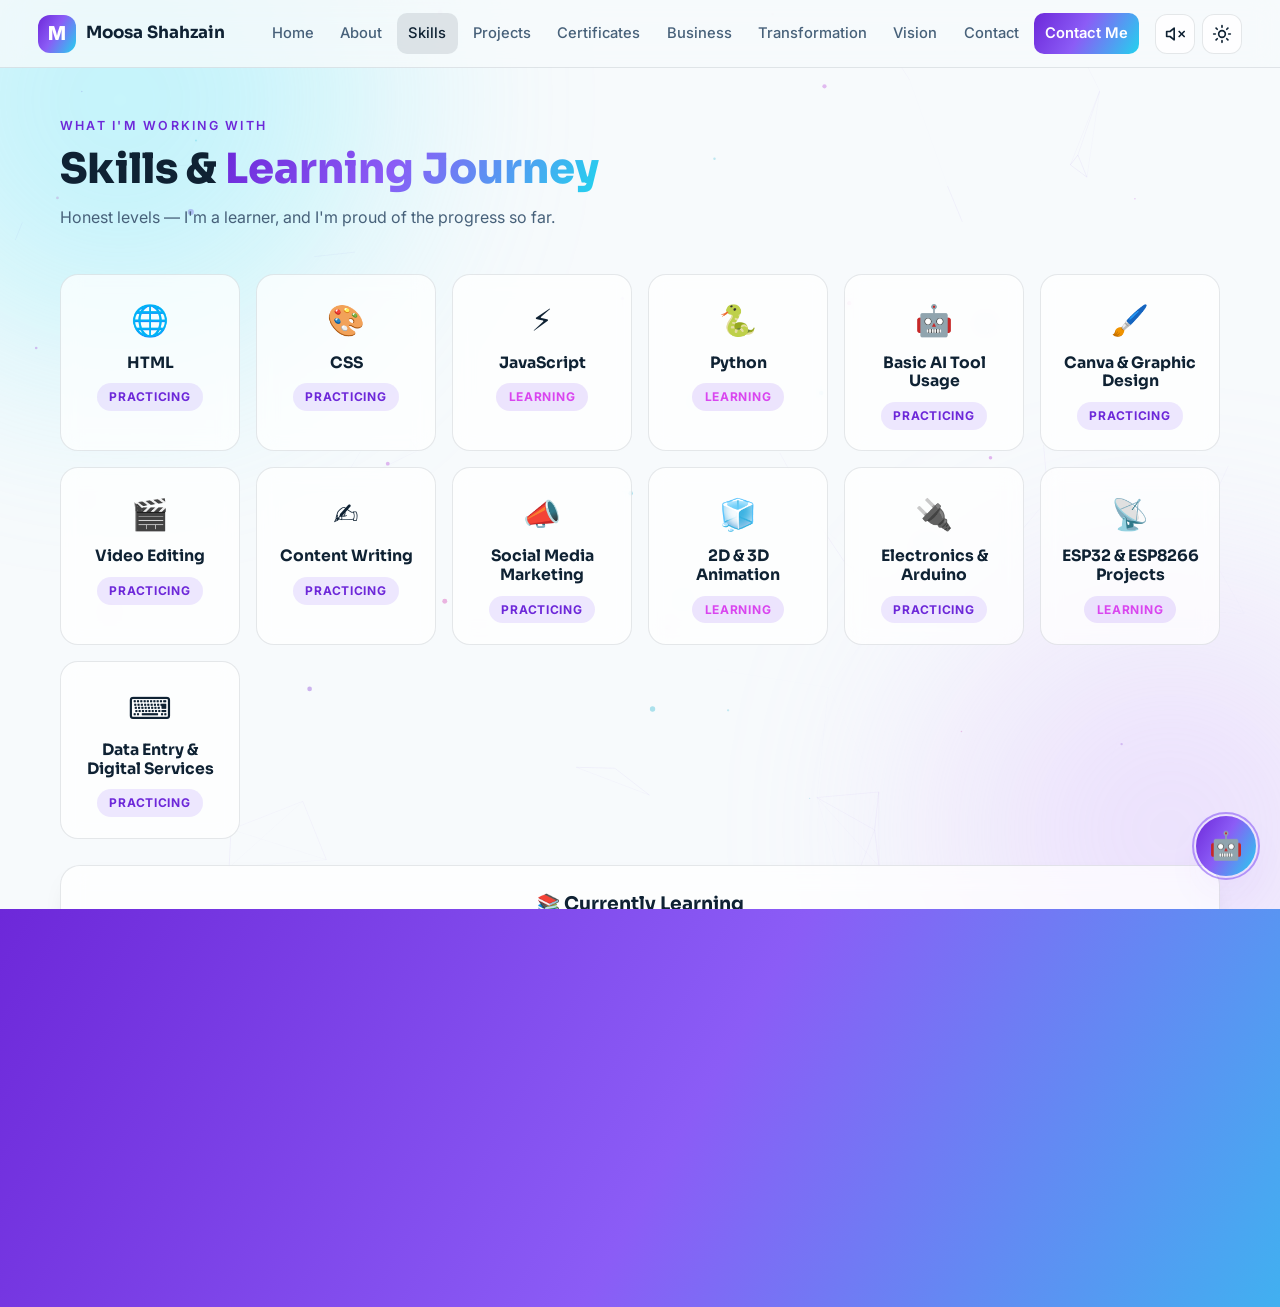
<file: skills.html>
<!DOCTYPE html>
<html lang="en" data-theme="light">
<head>
<meta charset="UTF-8">
<meta name="viewport" content="width=device-width, initial-scale=1.0">
<title>Skills — Moosa Shahzain</title>
<meta name="description" content="Skills and learning journey of Moosa Shahzain — honest levels, currently learning.">
<meta name="author" content="Moosa Shahzain">
<meta property="og:title" content="Skills — Moosa Shahzain">
<meta property="og:description" content="Skills and learning journey of Moosa Shahzain — honest levels, currently learning.">
<meta property="og:type" content="website">
<link rel="icon" href="data:image/svg+xml,%3Csvg xmlns='http://www.w3.org/2000/svg' viewBox='0 0 64 64'%3E%3Crect width='64' height='64' rx='14' fill='%230d9488'/%3E%3Ctext x='32' y='44' font-family='Arial,sans-serif' font-size='36' font-weight='bold' text-anchor='middle' fill='white'%3EM%3C/text%3E%3C/svg%3E">
<link rel="preconnect" href="https://fonts.googleapis.com">
<link rel="preconnect" href="https://fonts.gstatic.com" crossorigin>
<link href="https://fonts.googleapis.com/css2?family=Sora:wght@400;600;700;800&family=Inter:wght@400;500;600&display=swap" rel="stylesheet">
<link rel="stylesheet" href="css/styles.css">
</head>
<body class="">
<a class="skip-link" href="#main">Skip to content</a>
<div id="page-wipe" aria-hidden="true"><span>Moosa Shahzain</span></div>
<div id="loader" aria-hidden="true"><div class="loader-inner"><div class="loader-ring"></div><p>Moosa Shahzain</p></div></div>
<canvas id="bg-canvas" aria-hidden="true"></canvas>
<div class="bg-glow bg-glow-1" aria-hidden="true"></div>
<div class="bg-glow bg-glow-2" aria-hidden="true"></div>
<header class="navbar" id="navbar">
  <nav class="nav-inner" aria-label="Main navigation">
    <a href="index.html" class="brand" aria-label="Moosa Shahzain — home"><span class="brand-mark">M</span><span class="brand-text">Moosa Shahzain</span></a>
    <button class="nav-toggle" id="navToggle" aria-expanded="false" aria-controls="navLinks" aria-label="Open menu"><span></span><span></span><span></span></button>
    <ul class="nav-links" id="navLinks">
      <li><a href="index.html" class="nav-link">Home</a></li>
      <li><a href="about.html" class="nav-link">About</a></li>
      <li><a href="skills.html" class="nav-link active">Skills</a></li>
      <li><a href="projects.html" class="nav-link">Projects</a></li>
      <li><a href="certificates.html" class="nav-link">Certificates</a></li>
      <li><a href="business.html" class="nav-link">Business</a></li>
      <li><a href="transformation.html" class="nav-link">Transformation</a></li>
      <li><a href="vision.html" class="nav-link">Vision</a></li>
      <li><a href="contact.html" class="nav-link">Contact</a></li>
      <li><a href="contact.html" class="nav-link nav-cta">Contact Me</a></li>
    </ul>
    <div class="nav-toggles">
      <button id="soundToggle" class="icon-btn" aria-pressed="false" aria-label="Toggle interface sounds (currently off)" title="Interface sounds">
        <svg viewBox="0 0 24 24" width="20" height="20" fill="none" stroke="currentColor" stroke-width="2" stroke-linecap="round" stroke-linejoin="round"><polygon points="11 5 6 9 2 9 2 15 6 15 11 19 11 5"/><line class="sound-off-x" x1="23" y1="9" x2="17" y2="15"/><line class="sound-off-x" x1="17" y1="9" x2="23" y2="15"/></svg>
      </button>
      <button id="themeToggle" class="icon-btn" aria-pressed="false" aria-label="Switch to dark mode" title="Light / dark mode">
        <svg class="icon-sun" viewBox="0 0 24 24" width="20" height="20" fill="none" stroke="currentColor" stroke-width="2" stroke-linecap="round"><circle cx="12" cy="12" r="4"/><path d="M12 2v2M12 20v2M4.9 4.9l1.4 1.4M17.7 17.7l1.4 1.4M2 12h2M20 12h2M4.9 19.1l1.4-1.4M17.7 6.3l1.4-1.4"/></svg>
        <svg class="icon-moon" viewBox="0 0 24 24" width="20" height="20" fill="none" stroke="currentColor" stroke-width="2" stroke-linecap="round" stroke-linejoin="round"><path d="M21 12.8A9 9 0 1 1 11.2 3a7 7 0 0 0 9.8 9.8z"/></svg>
      </button>
    </div>
  </nav>
</header>
<main id="main">

<section class="section page-hero">
  <div class="container">
    <p class="section-eyebrow reveal">What I'm working with</p>
    <h1 class="section-title reveal">Skills & <span class="grad-text">Learning Journey</span></h1>
    <p class="section-sub reveal">Honest levels — I'm a learner, and I'm proud of the progress so far.</p>
  </div>
</section>
<section class="section" style="padding-top:0">
  <div class="container">
    <div class="skills-grid">
      <div class="skill-card spotlight tilt reveal"><div class="skill-icon">🌐</div><h3>HTML</h3><span class="level level-practicing">Practicing</span></div>
      <div class="skill-card spotlight tilt reveal"><div class="skill-icon">🎨</div><h3>CSS</h3><span class="level level-practicing">Practicing</span></div>
      <div class="skill-card spotlight tilt reveal"><div class="skill-icon">⚡</div><h3>JavaScript</h3><span class="level level-learning">Learning</span></div>
      <div class="skill-card spotlight tilt reveal"><div class="skill-icon">🐍</div><h3>Python</h3><span class="level level-learning">Learning</span></div>
      <div class="skill-card spotlight tilt reveal"><div class="skill-icon">🤖</div><h3>Basic AI Tool Usage</h3><span class="level level-practicing">Practicing</span></div>
      <div class="skill-card spotlight tilt reveal"><div class="skill-icon">🖌️</div><h3>Canva & Graphic Design</h3><span class="level level-practicing">Practicing</span></div>
      <div class="skill-card spotlight tilt reveal"><div class="skill-icon">🎬</div><h3>Video Editing</h3><span class="level level-practicing">Practicing</span></div>
      <div class="skill-card spotlight tilt reveal"><div class="skill-icon">✍️</div><h3>Content Writing</h3><span class="level level-practicing">Practicing</span></div>
      <div class="skill-card spotlight tilt reveal"><div class="skill-icon">📣</div><h3>Social Media Marketing</h3><span class="level level-practicing">Practicing</span></div>
      <div class="skill-card spotlight tilt reveal"><div class="skill-icon">🧊</div><h3>2D & 3D Animation</h3><span class="level level-learning">Learning</span></div>
      <div class="skill-card spotlight tilt reveal"><div class="skill-icon">🔌</div><h3>Electronics & Arduino</h3><span class="level level-practicing">Practicing</span></div>
      <div class="skill-card spotlight tilt reveal"><div class="skill-icon">📡</div><h3>ESP32 & ESP8266 Projects</h3><span class="level level-learning">Learning</span></div>
      <div class="skill-card spotlight tilt reveal"><div class="skill-icon">⌨️</div><h3>Data Entry & Digital Services</h3><span class="level level-practicing">Practicing</span></div>
    </div>
    <div class="learning-now glass-card reveal">
      <h3>📚 Currently Learning</h3>
      <div class="learning-tags"><span>AI applications</span><span>Automation</span><span>Web development</span><span>New &amp; emerging technology</span></div>
    </div>
  </div>
</section>
</main>
<footer class="footer">
  <div class="container footer-inner">
    <div class="footer-brand"><span class="brand-mark">M</span><div><strong>Moosa Shahzain</strong><p>Learn. Experiment. Build. Innovate.</p></div></div>
    <div class="footer-links">
      <a href="mailto:moosashahzain6@gmail.com" aria-label="Email" title="Email"><svg viewBox="0 0 24 24" fill="currentColor" aria-hidden="true"><path d="M20 4H4c-1.1 0-2 .9-2 2v12c0 1.1.9 2 2 2h16c1.1 0 2-.9 2-2V6c0-1.1-.9-2-2-2zm0 4-8 5-8-5V6l8 5 8-5v2z"/></svg></a>
      <a href="https://wa.me/923033837777" target="_blank" rel="noopener" aria-label="WhatsApp" title="WhatsApp"><svg viewBox="0 0 24 24" fill="currentColor" aria-hidden="true"><path d="M17.472 14.382c-.297-.149-1.758-.867-2.03-.967-.273-.099-.471-.148-.67.15-.197.297-.767.966-.94 1.164-.173.199-.347.223-.644.075-.297-.15-1.255-.463-2.39-1.475-.883-.788-1.48-1.761-1.653-2.059-.173-.297-.018-.458.13-.606.134-.133.298-.347.446-.52.149-.174.198-.298.298-.497.099-.198.05-.371-.025-.52-.075-.149-.669-1.612-.916-2.207-.242-.579-.487-.5-.669-.51-.173-.008-.371-.01-.57-.01-.198 0-.52.074-.792.372-.272.297-1.04 1.016-1.04 2.479 0 1.462 1.065 2.875 1.213 3.074.149.198 2.096 3.2 5.077 4.487.709.306 1.262.489 1.694.625.712.227 1.36.195 1.871.118.571-.085 1.758-.719 2.006-1.413.248-.694.248-1.289.173-1.413-.074-.124-.272-.198-.57-.347m-5.421 7.403h-.004a9.87 9.87 0 01-5.031-1.378l-.361-.214-3.741.982.998-3.648-.235-.374a9.86 9.86 0 01-1.51-5.26c.001-5.45 4.436-9.884 9.888-9.884 2.64 0 5.122 1.03 6.988 2.898a9.825 9.825 0 012.893 6.994c-.003 5.45-4.437 9.884-9.885 9.884m8.413-18.297A11.815 11.815 0 0012.05 0C5.495 0 .16 5.335.157 11.892c0 2.096.547 4.142 1.588 5.945L.057 24l6.305-1.654a11.882 11.882 0 005.683 1.448h.005c6.554 0 11.89-5.335 11.893-11.893a11.821 11.821 0 00-3.48-8.413Z"/></svg></a>
      <a href="https://instagram.com/throughmoosa" target="_blank" rel="noopener" aria-label="Instagram" title="Instagram"><svg viewBox="0 0 24 24" fill="currentColor" aria-hidden="true"><path d="M12 0C8.74 0 8.333.015 7.053.072 5.775.132 4.905.333 4.14.63c-.789.306-1.459.717-2.126 1.384S.935 3.35.63 4.14C.333 4.905.131 5.775.072 7.053.012 8.333 0 8.74 0 12s.015 3.667.072 4.947c.06 1.277.261 2.148.558 2.913.306.788.717 1.459 1.384 2.126.667.666 1.336 1.079 2.126 1.384.766.296 1.636.499 2.913.558C8.333 23.988 8.74 24 12 24s3.667-.015 4.947-.072c1.277-.06 2.148-.262 2.913-.558.788-.306 1.459-.718 2.126-1.384.666-.667 1.079-1.335 1.384-2.126.296-.765.499-1.636.558-2.913.06-1.28.072-1.687.072-4.947s-.015-3.667-.072-4.947c-.06-1.277-.262-2.149-.558-2.913-.306-.789-.718-1.459-1.384-2.126C21.319 1.347 20.651.935 19.86.63c-.765-.297-1.636-.499-2.913-.558C15.667.012 15.26 0 12 0zm0 2.16c3.203 0 3.585.016 4.85.071 1.17.055 1.805.249 2.227.415.562.217.96.477 1.382.896.419.42.679.819.896 1.381.164.422.36 1.057.413 2.227.057 1.266.07 1.646.07 4.85s-.015 3.585-.074 4.85c-.061 1.17-.256 1.805-.421 2.227-.224.562-.479.96-.899 1.382-.419.419-.824.679-1.38.896-.42.164-1.065.36-2.235.413-1.274.057-1.649.07-4.859.07-3.211 0-3.586-.015-4.859-.074-1.171-.061-1.816-.256-2.236-.421-.569-.224-.96-.479-1.379-.899-.421-.419-.69-.824-.9-1.38-.165-.42-.359-1.065-.42-2.235-.045-1.26-.061-1.649-.061-4.844 0-3.196.016-3.586.061-4.861.061-1.17.255-1.814.42-2.234.21-.57.479-.96.9-1.381.419-.419.81-.689 1.379-.898.42-.166 1.051-.361 2.221-.421 1.275-.045 1.65-.06 4.859-.06l.045.03zm0 3.678c-3.405 0-6.162 2.76-6.162 6.162 0 3.405 2.76 6.162 6.162 6.162 3.405 0 6.162-2.76 6.162-6.162 0-3.405-2.76-6.162-6.162-6.162zM12 16c-2.21 0-4-1.79-4-4s1.79-4 4-4 4 1.79 4 4-1.79 4-4 4zm7.846-10.405c0 .795-.646 1.44-1.44 1.44-.795 0-1.44-.646-1.44-1.44 0-.794.646-1.439 1.44-1.439.793-.001 1.44.645 1.44 1.439z"/></svg></a>
      <a href="https://www.facebook.com/share/19rod9Sw9b/" target="_blank" rel="noopener" aria-label="Facebook" title="Facebook"><svg viewBox="0 0 24 24" fill="currentColor" aria-hidden="true"><path d="M24 12.073c0-6.627-5.373-12-12-12s-12 5.373-12 12c0 5.99 4.388 10.954 10.125 11.854v-8.385H7.078v-3.47h3.047V9.43c0-3.007 1.792-4.669 4.533-4.669 1.312 0 2.686.235 2.686.235v2.953H15.83c-1.491 0-1.956.925-1.956 1.874v2.25h3.328l-.532 3.47h-2.796v8.385C19.612 23.027 24 18.062 24 12.073z"/></svg></a>
      <a href="https://youtube.com/@islami_vedios_1" target="_blank" rel="noopener" aria-label="YouTube" title="YouTube"><svg viewBox="0 0 24 24" fill="currentColor" aria-hidden="true"><path d="M23.498 6.186a3.016 3.016 0 0 0-2.122-2.136C19.505 3.545 12 3.545 12 3.545s-7.505 0-9.377.505A3.017 3.017 0 0 0 .502 6.186C0 8.07 0 12 0 12s0 3.93.502 5.814a3.016 3.016 0 0 0 2.122 2.136c1.871.505 9.376.505 9.376.505s7.505 0 9.377-.505a3.015 3.015 0 0 0 2.122-2.136C24 15.93 24 12 24 12s0-3.93-.502-5.814zM9.545 15.568V8.432L15.818 12l-6.273 3.568z"/></svg></a>
      <a href="https://github.com/Moosashahzain" target="_blank" rel="noopener" aria-label="GitHub" title="GitHub"><svg viewBox="0 0 24 24" fill="currentColor" aria-hidden="true"><path d="M12 .297c-6.63 0-12 5.373-12 12 0 5.303 3.438 9.8 8.205 11.385.6.113.82-.258.82-.577 0-.285-.01-1.04-.015-2.04-3.338.724-4.042-1.61-4.042-1.61C4.422 18.07 3.633 17.7 3.633 17.7c-1.087-.744.084-.729.084-.729 1.205.084 1.838 1.236 1.838 1.236 1.07 1.835 2.809 1.305 3.495.998.108-.776.417-1.305.76-1.605-2.665-.3-5.466-1.332-5.466-5.93 0-1.31.465-2.38 1.235-3.22-.135-.303-.54-1.523.105-3.176 0 0 1.005-.322 3.3 1.23.96-.267 1.98-.399 3-.405 1.02.006 2.04.138 3 .405 2.28-1.552 3.285-1.23 3.285-1.23.645 1.653.24 2.873.12 3.176.765.84 1.23 1.91 1.23 3.22 0 4.61-2.805 5.625-5.475 5.92.42.36.81 1.096.81 2.22 0 1.606-.015 2.896-.015 3.286 0 .315.21.69.825.57C20.565 22.092 24 17.592 24 12.297c0-6.627-5.373-12-12-12"/></svg></a>
    </div>
    <p class="footer-copy">© <span id="year"></span> Moosa Shahzain · Built with curiosity in Wah Cantt, Pakistan</p>
  </div>
</footer>
<button id="backTop" aria-label="Back to top" title="Back to top">↑</button>
<button id="chatLauncher" aria-expanded="false" aria-label="Chat with Moosa's assistant" title="Ask Moosa's assistant">🤖</button>
<div id="chatPanel" role="dialog" aria-label="Chat with Moosa's assistant" hidden>
  <div class="chat-head">
    <div class="chat-avatar">🤖</div>
    <div><strong>Moosa's Assistant</strong><small>Answers from Moosa's profile · English / اردو / Roman Urdu</small></div>
    <button class="chat-close" id="chatClose" aria-label="Close chat">✕</button>
  </div>
  <div id="chatMsgs" aria-live="polite"></div>
  <div class="chat-chips">
    <button class="chat-chip">Who is Moosa?</button>
    <button class="chat-chip">His skills?</button>
    <button class="chat-chip">Projects?</button>
    <button class="chat-chip">Contact</button>
    <button class="chat-chip" data-lang="en">🇬🇧 English</button>
    <button class="chat-chip" data-lang="ur">اردو</button>
    <button class="chat-chip" data-lang="ru">Roman Urdu</button>
  </div>
  <form id="chatForm"><input id="chatInput" type="text" placeholder="Ask about Moosa…" autocomplete="off" aria-label="Type your question"><button type="submit" aria-label="Send">➤</button></form>
</div>
<script src="js/main.js"></script>
<script src="js/assistant.js"></script>
</body>
</html>
</file>
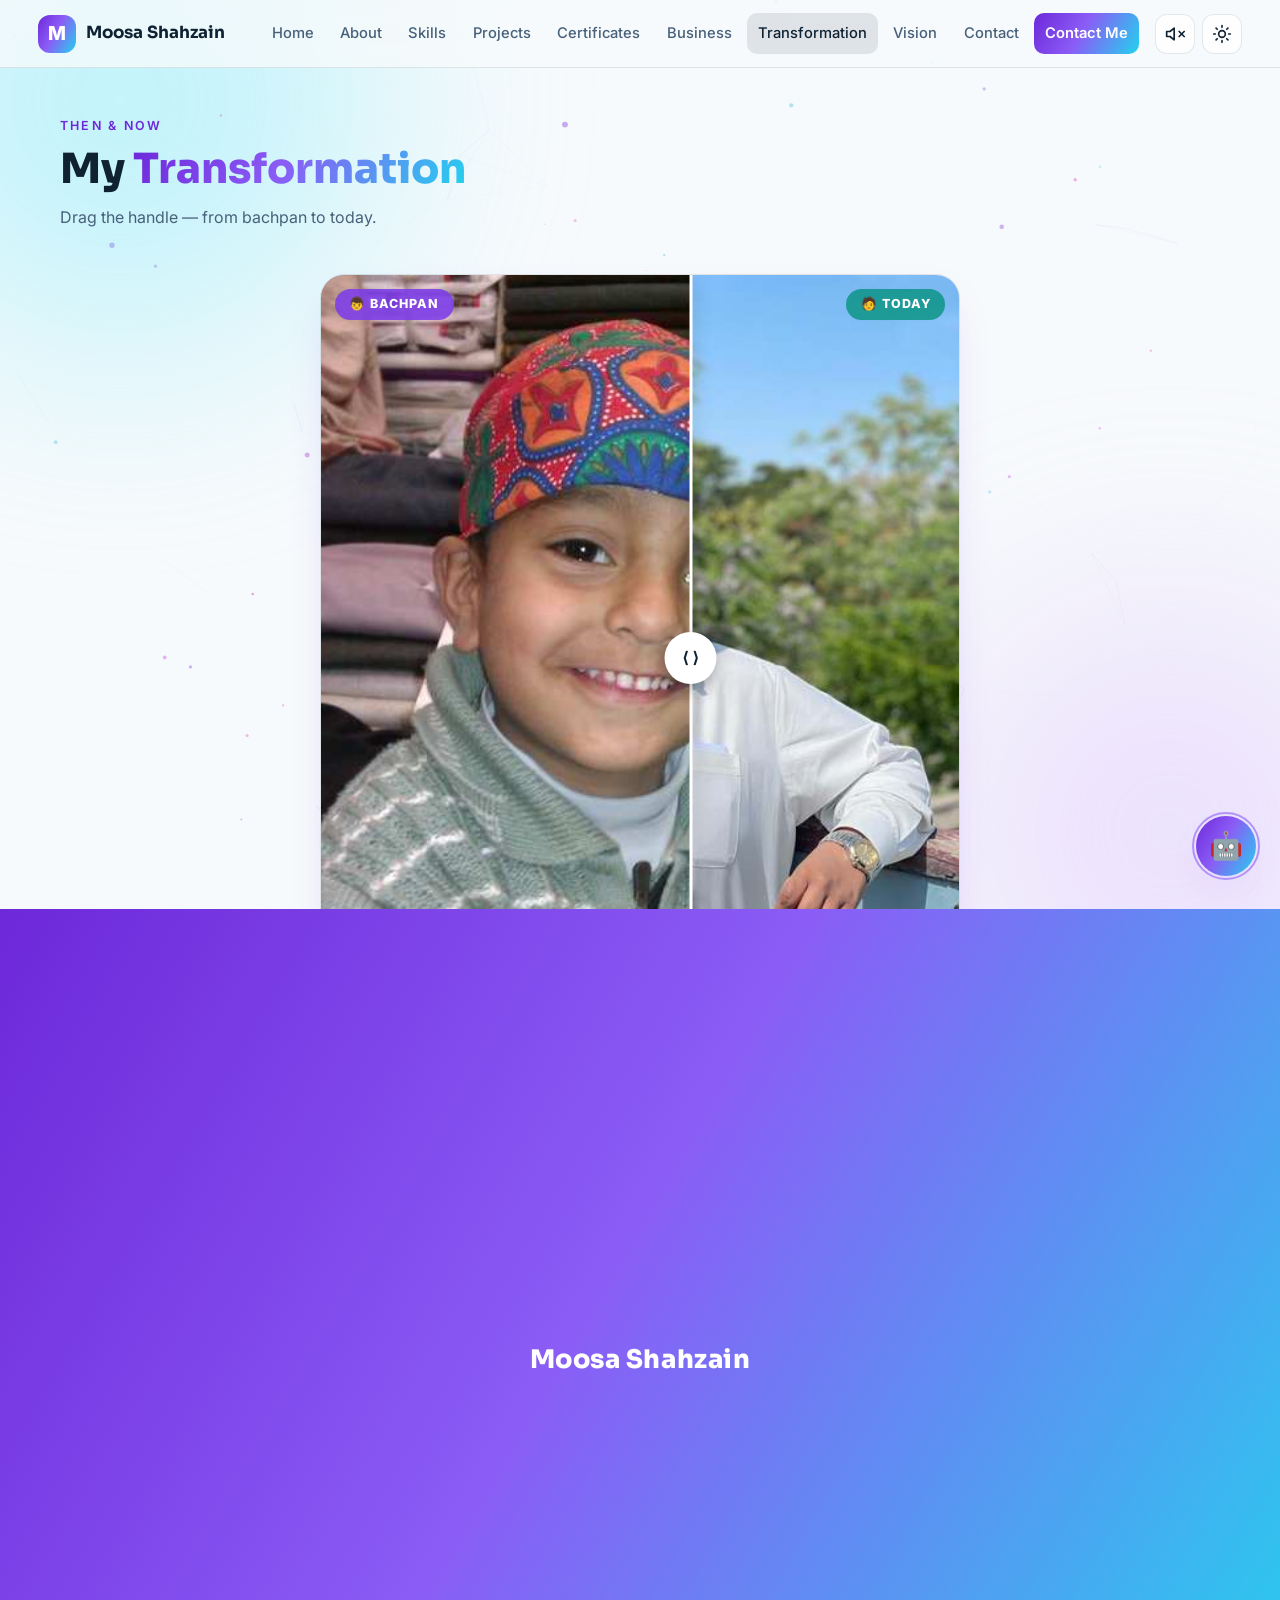
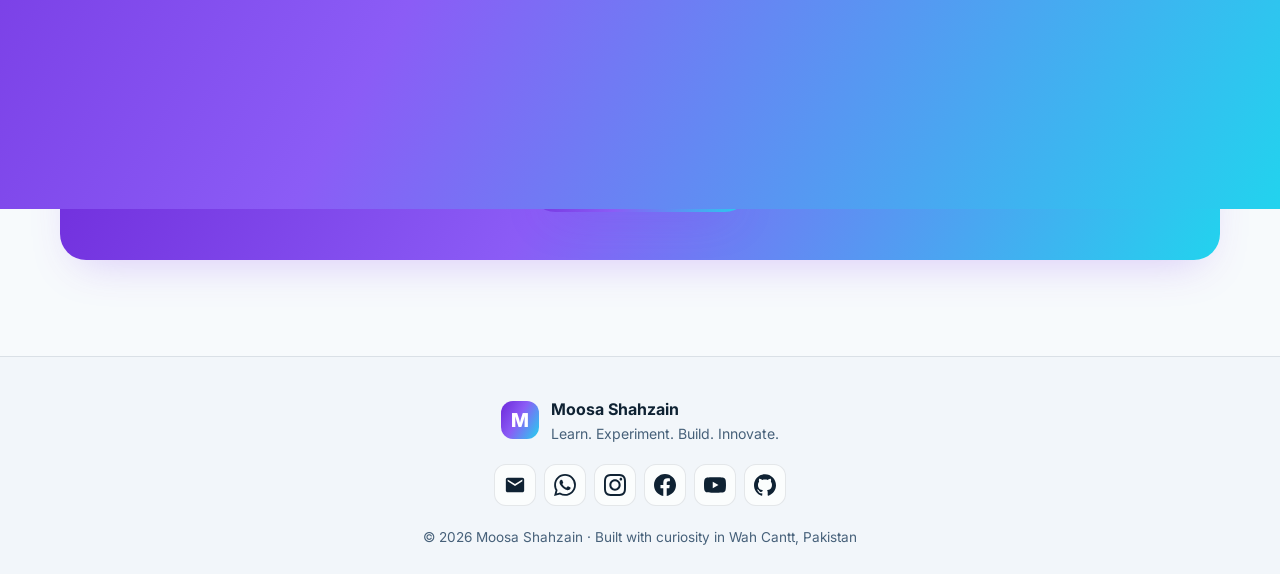
<file: transformation.html>
<!DOCTYPE html>
<html lang="en" data-theme="light">
<head>
<meta charset="UTF-8">
<meta name="viewport" content="width=device-width, initial-scale=1.0">
<title>Transformation — Moosa Shahzain</title>
<meta name="description" content="My transformation — from bachpan to today, presented creatively.">
<meta name="author" content="Moosa Shahzain">
<meta property="og:title" content="Transformation — Moosa Shahzain">
<meta property="og:description" content="My transformation — from bachpan to today, presented creatively.">
<meta property="og:type" content="website">
<link rel="icon" href="data:image/svg+xml,%3Csvg xmlns='http://www.w3.org/2000/svg' viewBox='0 0 64 64'%3E%3Crect width='64' height='64' rx='14' fill='%230d9488'/%3E%3Ctext x='32' y='44' font-family='Arial,sans-serif' font-size='36' font-weight='bold' text-anchor='middle' fill='white'%3EM%3C/text%3E%3C/svg%3E">
<link rel="preconnect" href="https://fonts.googleapis.com">
<link rel="preconnect" href="https://fonts.gstatic.com" crossorigin>
<link href="https://fonts.googleapis.com/css2?family=Sora:wght@400;600;700;800&family=Inter:wght@400;500;600&display=swap" rel="stylesheet">
<link rel="stylesheet" href="css/styles.css">
</head>
<body class="">
<a class="skip-link" href="#main">Skip to content</a>
<div id="page-wipe" aria-hidden="true"><span>Moosa Shahzain</span></div>
<div id="loader" aria-hidden="true"><div class="loader-inner"><div class="loader-ring"></div><p>Moosa Shahzain</p></div></div>
<canvas id="bg-canvas" aria-hidden="true"></canvas>
<div class="bg-glow bg-glow-1" aria-hidden="true"></div>
<div class="bg-glow bg-glow-2" aria-hidden="true"></div>
<header class="navbar" id="navbar">
  <nav class="nav-inner" aria-label="Main navigation">
    <a href="index.html" class="brand" aria-label="Moosa Shahzain — home"><span class="brand-mark">M</span><span class="brand-text">Moosa Shahzain</span></a>
    <button class="nav-toggle" id="navToggle" aria-expanded="false" aria-controls="navLinks" aria-label="Open menu"><span></span><span></span><span></span></button>
    <ul class="nav-links" id="navLinks">
      <li><a href="index.html" class="nav-link">Home</a></li>
      <li><a href="about.html" class="nav-link">About</a></li>
      <li><a href="skills.html" class="nav-link">Skills</a></li>
      <li><a href="projects.html" class="nav-link">Projects</a></li>
      <li><a href="certificates.html" class="nav-link">Certificates</a></li>
      <li><a href="business.html" class="nav-link">Business</a></li>
      <li><a href="transformation.html" class="nav-link active">Transformation</a></li>
      <li><a href="vision.html" class="nav-link">Vision</a></li>
      <li><a href="contact.html" class="nav-link">Contact</a></li>
      <li><a href="contact.html" class="nav-link nav-cta">Contact Me</a></li>
    </ul>
    <div class="nav-toggles">
      <button id="soundToggle" class="icon-btn" aria-pressed="false" aria-label="Toggle interface sounds (currently off)" title="Interface sounds">
        <svg viewBox="0 0 24 24" width="20" height="20" fill="none" stroke="currentColor" stroke-width="2" stroke-linecap="round" stroke-linejoin="round"><polygon points="11 5 6 9 2 9 2 15 6 15 11 19 11 5"/><line class="sound-off-x" x1="23" y1="9" x2="17" y2="15"/><line class="sound-off-x" x1="17" y1="9" x2="23" y2="15"/></svg>
      </button>
      <button id="themeToggle" class="icon-btn" aria-pressed="false" aria-label="Switch to dark mode" title="Light / dark mode">
        <svg class="icon-sun" viewBox="0 0 24 24" width="20" height="20" fill="none" stroke="currentColor" stroke-width="2" stroke-linecap="round"><circle cx="12" cy="12" r="4"/><path d="M12 2v2M12 20v2M4.9 4.9l1.4 1.4M17.7 17.7l1.4 1.4M2 12h2M20 12h2M4.9 19.1l1.4-1.4M17.7 6.3l1.4-1.4"/></svg>
        <svg class="icon-moon" viewBox="0 0 24 24" width="20" height="20" fill="none" stroke="currentColor" stroke-width="2" stroke-linecap="round" stroke-linejoin="round"><path d="M21 12.8A9 9 0 1 1 11.2 3a7 7 0 0 0 9.8 9.8z"/></svg>
      </button>
    </div>
  </nav>
</header>
<main id="main">

<section class="section page-hero">
  <div class="container">
    <p class="section-eyebrow reveal">Then & now</p>
    <h1 class="section-title reveal">My <span class="grad-text">Transformation</span></h1>
    <p class="section-sub reveal">Drag the handle — from bachpan to today.</p>
  </div>
</section>
<section class="section" style="padding-top:0">
  <div class="container">
    <div class="compare-wrap reveal">
      <div class="compare" id="compare">
        <img class="compare-img compare-after" id="cmpAfter" src="[data-uri]" alt="Moosa today in white shalwar kameez" width="480" height="640">
        <div class="compare-before" id="compareBefore">
          <img class="compare-img" id="cmpBefore" src="[data-uri]" alt="Moosa as a child wearing a colorful cap" width="480" height="720">
        </div>
        <span class="compare-tag tag-before">👦 Bachpan</span>
        <span class="compare-tag tag-after">🧑 Today</span>
        <div class="compare-handle" id="compareHandle" aria-hidden="true"><span>⟨ ⟩</span></div>
        <input type="range" class="compare-range" id="compareRange" min="0" max="100" value="50" aria-label="Reveal before and after">
      </div>
      <p class="compare-hint">👆 Drag the slider to travel through time</p>
    </div>
    <div class="story-grid">
      <div class="story-card glass-card reveal">
        <div class="story-photo"><img data-copyfrom="cmpBefore" src="[data-uri]" alt="Young Moosa smiling in a colorful traditional cap" width="480" height="720" loading="lazy"></div>
        <span class="timeline-when">Bachpan</span>
        <h3>The curious kid</h3>
        <p>A smiling kid in a colorful topi — curious about everything, always asking "ye kaise kaam karta hai?" That curiosity never left; it just found circuits, code and new technology to explore.</p>
      </div>
      <div class="story-arrow reveal" aria-hidden="true">→</div>
      <div class="story-card glass-card reveal">
        <div class="story-photo"><img data-copyfrom="cmpAfter" src="[data-uri]" alt="Moosa today in white shalwar kameez" width="480" height="693" loading="lazy"></div>
        <span class="timeline-when">Today</span>
        <h3>The builder in progress</h3>
        <p>Now an ICS student at HITEC College — learning programming, building Arduino projects, exploring AI tools and growing a digital business. Same curiosity, bigger playground.</p>
      </div>
    </div>
    <div class="cta-banner reveal">
      <h2>The journey continues…</h2>
      <p>Every expert was once a beginner. I'm documenting mine — come along.</p>
      <div class="hero-actions" style="justify-content:center"><a href="vision.html" class="btn btn-primary magnetic">See where I'm headed</a></div>
    </div>
  </div>
</section>
</main>
<footer class="footer">
  <div class="container footer-inner">
    <div class="footer-brand"><span class="brand-mark">M</span><div><strong>Moosa Shahzain</strong><p>Learn. Experiment. Build. Innovate.</p></div></div>
    <div class="footer-links">
      <a href="mailto:moosashahzain6@gmail.com" aria-label="Email" title="Email"><svg viewBox="0 0 24 24" fill="currentColor" aria-hidden="true"><path d="M20 4H4c-1.1 0-2 .9-2 2v12c0 1.1.9 2 2 2h16c1.1 0 2-.9 2-2V6c0-1.1-.9-2-2-2zm0 4-8 5-8-5V6l8 5 8-5v2z"/></svg></a>
      <a href="https://wa.me/923033837777" target="_blank" rel="noopener" aria-label="WhatsApp" title="WhatsApp"><svg viewBox="0 0 24 24" fill="currentColor" aria-hidden="true"><path d="M17.472 14.382c-.297-.149-1.758-.867-2.03-.967-.273-.099-.471-.148-.67.15-.197.297-.767.966-.94 1.164-.173.199-.347.223-.644.075-.297-.15-1.255-.463-2.39-1.475-.883-.788-1.48-1.761-1.653-2.059-.173-.297-.018-.458.13-.606.134-.133.298-.347.446-.52.149-.174.198-.298.298-.497.099-.198.05-.371-.025-.52-.075-.149-.669-1.612-.916-2.207-.242-.579-.487-.5-.669-.51-.173-.008-.371-.01-.57-.01-.198 0-.52.074-.792.372-.272.297-1.04 1.016-1.04 2.479 0 1.462 1.065 2.875 1.213 3.074.149.198 2.096 3.2 5.077 4.487.709.306 1.262.489 1.694.625.712.227 1.36.195 1.871.118.571-.085 1.758-.719 2.006-1.413.248-.694.248-1.289.173-1.413-.074-.124-.272-.198-.57-.347m-5.421 7.403h-.004a9.87 9.87 0 01-5.031-1.378l-.361-.214-3.741.982.998-3.648-.235-.374a9.86 9.86 0 01-1.51-5.26c.001-5.45 4.436-9.884 9.888-9.884 2.64 0 5.122 1.03 6.988 2.898a9.825 9.825 0 012.893 6.994c-.003 5.45-4.437 9.884-9.885 9.884m8.413-18.297A11.815 11.815 0 0012.05 0C5.495 0 .16 5.335.157 11.892c0 2.096.547 4.142 1.588 5.945L.057 24l6.305-1.654a11.882 11.882 0 005.683 1.448h.005c6.554 0 11.89-5.335 11.893-11.893a11.821 11.821 0 00-3.48-8.413Z"/></svg></a>
      <a href="https://instagram.com/throughmoosa" target="_blank" rel="noopener" aria-label="Instagram" title="Instagram"><svg viewBox="0 0 24 24" fill="currentColor" aria-hidden="true"><path d="M12 0C8.74 0 8.333.015 7.053.072 5.775.132 4.905.333 4.14.63c-.789.306-1.459.717-2.126 1.384S.935 3.35.63 4.14C.333 4.905.131 5.775.072 7.053.012 8.333 0 8.74 0 12s.015 3.667.072 4.947c.06 1.277.261 2.148.558 2.913.306.788.717 1.459 1.384 2.126.667.666 1.336 1.079 2.126 1.384.766.296 1.636.499 2.913.558C8.333 23.988 8.74 24 12 24s3.667-.015 4.947-.072c1.277-.06 2.148-.262 2.913-.558.788-.306 1.459-.718 2.126-1.384.666-.667 1.079-1.335 1.384-2.126.296-.765.499-1.636.558-2.913.06-1.28.072-1.687.072-4.947s-.015-3.667-.072-4.947c-.06-1.277-.262-2.149-.558-2.913-.306-.789-.718-1.459-1.384-2.126C21.319 1.347 20.651.935 19.86.63c-.765-.297-1.636-.499-2.913-.558C15.667.012 15.26 0 12 0zm0 2.16c3.203 0 3.585.016 4.85.071 1.17.055 1.805.249 2.227.415.562.217.96.477 1.382.896.419.42.679.819.896 1.381.164.422.36 1.057.413 2.227.057 1.266.07 1.646.07 4.85s-.015 3.585-.074 4.85c-.061 1.17-.256 1.805-.421 2.227-.224.562-.479.96-.899 1.382-.419.419-.824.679-1.38.896-.42.164-1.065.36-2.235.413-1.274.057-1.649.07-4.859.07-3.211 0-3.586-.015-4.859-.074-1.171-.061-1.816-.256-2.236-.421-.569-.224-.96-.479-1.379-.899-.421-.419-.69-.824-.9-1.38-.165-.42-.359-1.065-.42-2.235-.045-1.26-.061-1.649-.061-4.844 0-3.196.016-3.586.061-4.861.061-1.17.255-1.814.42-2.234.21-.57.479-.96.9-1.381.419-.419.81-.689 1.379-.898.42-.166 1.051-.361 2.221-.421 1.275-.045 1.65-.06 4.859-.06l.045.03zm0 3.678c-3.405 0-6.162 2.76-6.162 6.162 0 3.405 2.76 6.162 6.162 6.162 3.405 0 6.162-2.76 6.162-6.162 0-3.405-2.76-6.162-6.162-6.162zM12 16c-2.21 0-4-1.79-4-4s1.79-4 4-4 4 1.79 4 4-1.79 4-4 4zm7.846-10.405c0 .795-.646 1.44-1.44 1.44-.795 0-1.44-.646-1.44-1.44 0-.794.646-1.439 1.44-1.439.793-.001 1.44.645 1.44 1.439z"/></svg></a>
      <a href="https://www.facebook.com/share/19rod9Sw9b/" target="_blank" rel="noopener" aria-label="Facebook" title="Facebook"><svg viewBox="0 0 24 24" fill="currentColor" aria-hidden="true"><path d="M24 12.073c0-6.627-5.373-12-12-12s-12 5.373-12 12c0 5.99 4.388 10.954 10.125 11.854v-8.385H7.078v-3.47h3.047V9.43c0-3.007 1.792-4.669 4.533-4.669 1.312 0 2.686.235 2.686.235v2.953H15.83c-1.491 0-1.956.925-1.956 1.874v2.25h3.328l-.532 3.47h-2.796v8.385C19.612 23.027 24 18.062 24 12.073z"/></svg></a>
      <a href="https://youtube.com/@islami_vedios_1" target="_blank" rel="noopener" aria-label="YouTube" title="YouTube"><svg viewBox="0 0 24 24" fill="currentColor" aria-hidden="true"><path d="M23.498 6.186a3.016 3.016 0 0 0-2.122-2.136C19.505 3.545 12 3.545 12 3.545s-7.505 0-9.377.505A3.017 3.017 0 0 0 .502 6.186C0 8.07 0 12 0 12s0 3.93.502 5.814a3.016 3.016 0 0 0 2.122 2.136c1.871.505 9.376.505 9.376.505s7.505 0 9.377-.505a3.015 3.015 0 0 0 2.122-2.136C24 15.93 24 12 24 12s0-3.93-.502-5.814zM9.545 15.568V8.432L15.818 12l-6.273 3.568z"/></svg></a>
      <a href="https://github.com/Moosashahzain" target="_blank" rel="noopener" aria-label="GitHub" title="GitHub"><svg viewBox="0 0 24 24" fill="currentColor" aria-hidden="true"><path d="M12 .297c-6.63 0-12 5.373-12 12 0 5.303 3.438 9.8 8.205 11.385.6.113.82-.258.82-.577 0-.285-.01-1.04-.015-2.04-3.338.724-4.042-1.61-4.042-1.61C4.422 18.07 3.633 17.7 3.633 17.7c-1.087-.744.084-.729.084-.729 1.205.084 1.838 1.236 1.838 1.236 1.07 1.835 2.809 1.305 3.495.998.108-.776.417-1.305.76-1.605-2.665-.3-5.466-1.332-5.466-5.93 0-1.31.465-2.38 1.235-3.22-.135-.303-.54-1.523.105-3.176 0 0 1.005-.322 3.3 1.23.96-.267 1.98-.399 3-.405 1.02.006 2.04.138 3 .405 2.28-1.552 3.285-1.23 3.285-1.23.645 1.653.24 2.873.12 3.176.765.84 1.23 1.91 1.23 3.22 0 4.61-2.805 5.625-5.475 5.92.42.36.81 1.096.81 2.22 0 1.606-.015 2.896-.015 3.286 0 .315.21.69.825.57C20.565 22.092 24 17.592 24 12.297c0-6.627-5.373-12-12-12"/></svg></a>
    </div>
    <p class="footer-copy">© <span id="year"></span> Moosa Shahzain · Built with curiosity in Wah Cantt, Pakistan</p>
  </div>
</footer>
<button id="backTop" aria-label="Back to top" title="Back to top">↑</button>
<button id="chatLauncher" aria-expanded="false" aria-label="Chat with Moosa's assistant" title="Ask Moosa's assistant">🤖</button>
<div id="chatPanel" role="dialog" aria-label="Chat with Moosa's assistant" hidden>
  <div class="chat-head">
    <div class="chat-avatar">🤖</div>
    <div><strong>Moosa's Assistant</strong><small>Answers from Moosa's profile · English / اردو / Roman Urdu</small></div>
    <button class="chat-close" id="chatClose" aria-label="Close chat">✕</button>
  </div>
  <div id="chatMsgs" aria-live="polite"></div>
  <div class="chat-chips">
    <button class="chat-chip">Who is Moosa?</button>
    <button class="chat-chip">His skills?</button>
    <button class="chat-chip">Projects?</button>
    <button class="chat-chip">Contact</button>
    <button class="chat-chip" data-lang="en">🇬🇧 English</button>
    <button class="chat-chip" data-lang="ur">اردو</button>
    <button class="chat-chip" data-lang="ru">Roman Urdu</button>
  </div>
  <form id="chatForm"><input id="chatInput" type="text" placeholder="Ask about Moosa…" autocomplete="off" aria-label="Type your question"><button type="submit" aria-label="Send">➤</button></form>
</div>
<script src="js/main.js"></script>
<script src="js/assistant.js"></script>
</body>
</html>
</file>
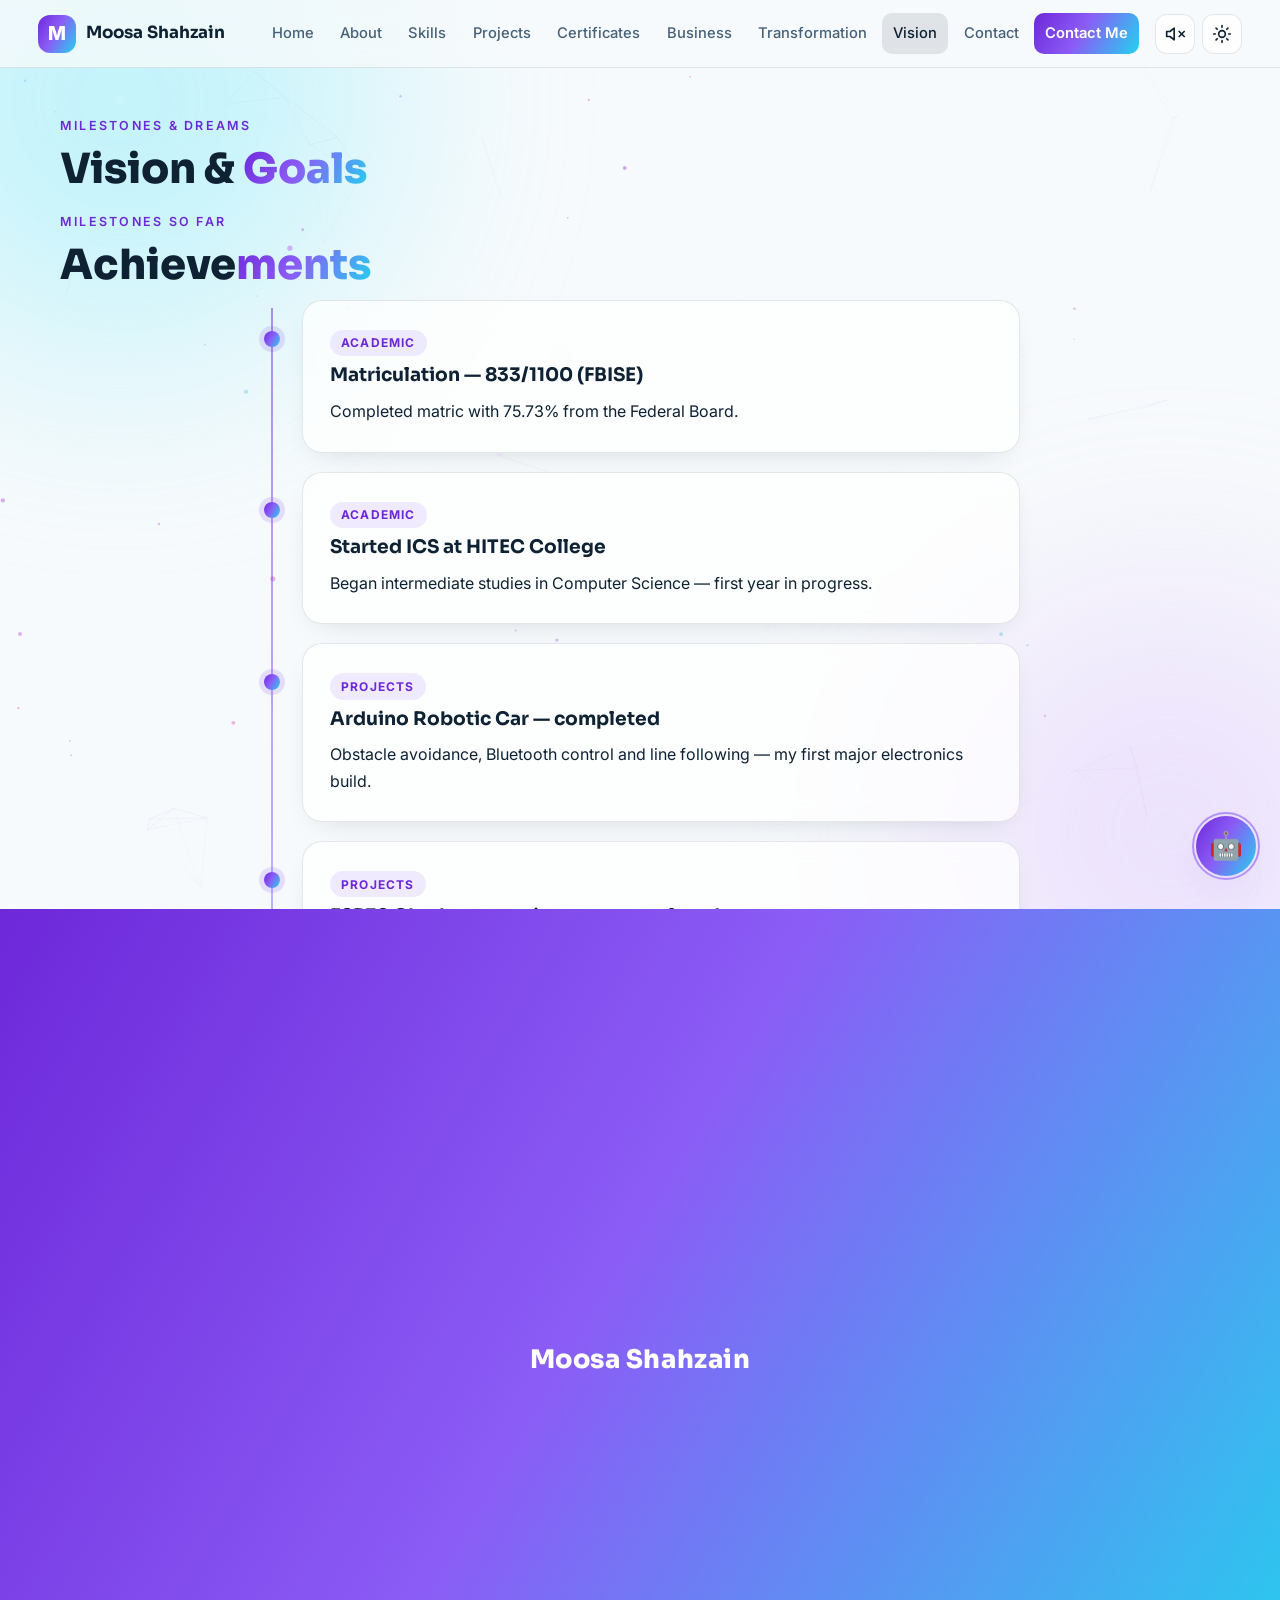
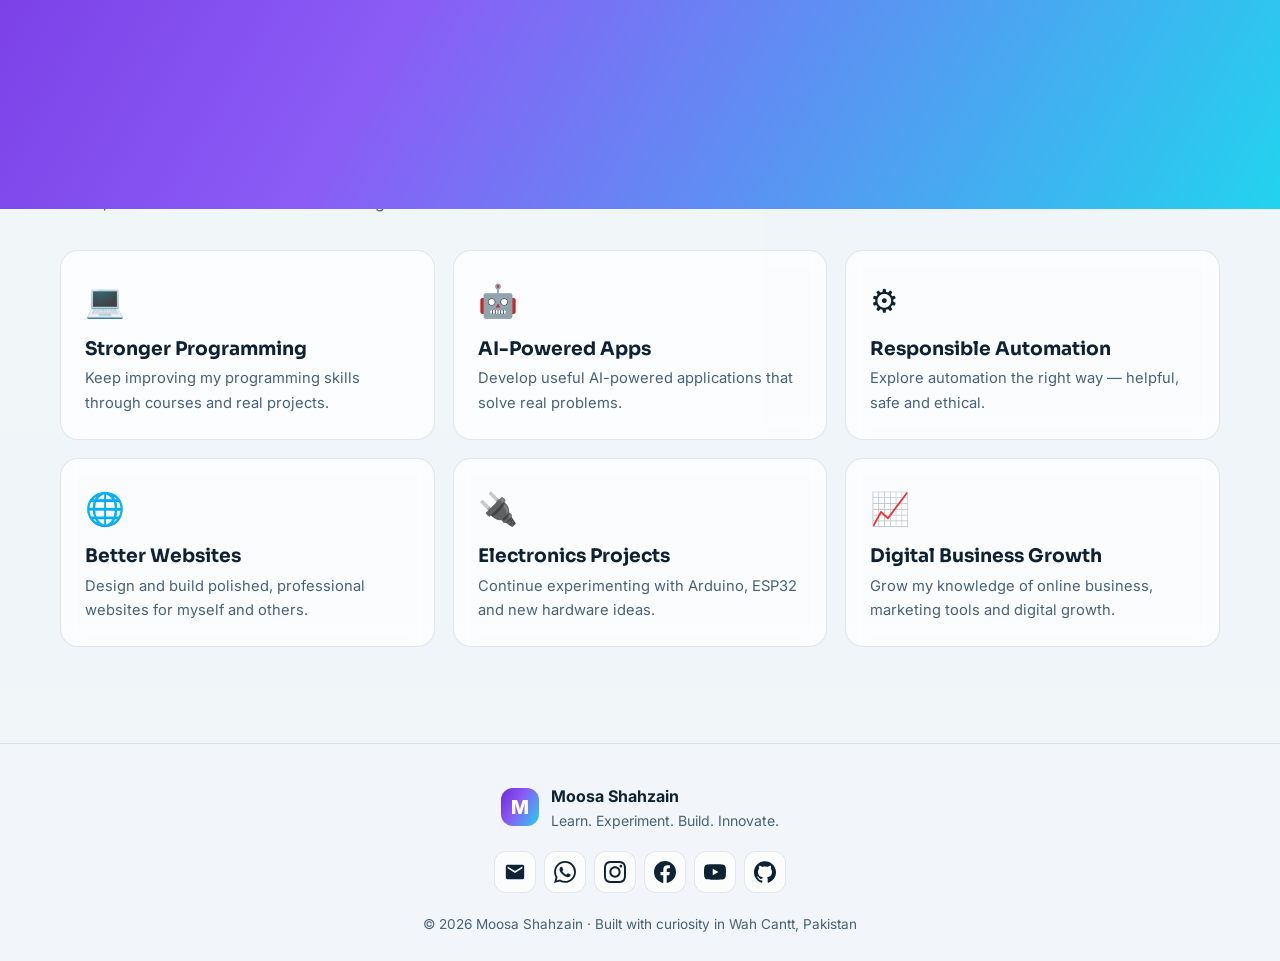
<file: vision.html>
<!DOCTYPE html>
<html lang="en" data-theme="light">
<head>
<meta charset="UTF-8">
<meta name="viewport" content="width=device-width, initial-scale=1.0">
<title>Vision — Moosa Shahzain</title>
<meta name="description" content="Achievements and future goals of Moosa Shahzain.">
<meta name="author" content="Moosa Shahzain">
<meta property="og:title" content="Vision — Moosa Shahzain">
<meta property="og:description" content="Achievements and future goals of Moosa Shahzain.">
<meta property="og:type" content="website">
<link rel="icon" href="data:image/svg+xml,%3Csvg xmlns='http://www.w3.org/2000/svg' viewBox='0 0 64 64'%3E%3Crect width='64' height='64' rx='14' fill='%230d9488'/%3E%3Ctext x='32' y='44' font-family='Arial,sans-serif' font-size='36' font-weight='bold' text-anchor='middle' fill='white'%3EM%3C/text%3E%3C/svg%3E">
<link rel="preconnect" href="https://fonts.googleapis.com">
<link rel="preconnect" href="https://fonts.gstatic.com" crossorigin>
<link href="https://fonts.googleapis.com/css2?family=Sora:wght@400;600;700;800&family=Inter:wght@400;500;600&display=swap" rel="stylesheet">
<link rel="stylesheet" href="css/styles.css">
</head>
<body class="">
<a class="skip-link" href="#main">Skip to content</a>
<div id="page-wipe" aria-hidden="true"><span>Moosa Shahzain</span></div>
<div id="loader" aria-hidden="true"><div class="loader-inner"><div class="loader-ring"></div><p>Moosa Shahzain</p></div></div>
<canvas id="bg-canvas" aria-hidden="true"></canvas>
<div class="bg-glow bg-glow-1" aria-hidden="true"></div>
<div class="bg-glow bg-glow-2" aria-hidden="true"></div>
<header class="navbar" id="navbar">
  <nav class="nav-inner" aria-label="Main navigation">
    <a href="index.html" class="brand" aria-label="Moosa Shahzain — home"><span class="brand-mark">M</span><span class="brand-text">Moosa Shahzain</span></a>
    <button class="nav-toggle" id="navToggle" aria-expanded="false" aria-controls="navLinks" aria-label="Open menu"><span></span><span></span><span></span></button>
    <ul class="nav-links" id="navLinks">
      <li><a href="index.html" class="nav-link">Home</a></li>
      <li><a href="about.html" class="nav-link">About</a></li>
      <li><a href="skills.html" class="nav-link">Skills</a></li>
      <li><a href="projects.html" class="nav-link">Projects</a></li>
      <li><a href="certificates.html" class="nav-link">Certificates</a></li>
      <li><a href="business.html" class="nav-link">Business</a></li>
      <li><a href="transformation.html" class="nav-link">Transformation</a></li>
      <li><a href="vision.html" class="nav-link active">Vision</a></li>
      <li><a href="contact.html" class="nav-link">Contact</a></li>
      <li><a href="contact.html" class="nav-link nav-cta">Contact Me</a></li>
    </ul>
    <div class="nav-toggles">
      <button id="soundToggle" class="icon-btn" aria-pressed="false" aria-label="Toggle interface sounds (currently off)" title="Interface sounds">
        <svg viewBox="0 0 24 24" width="20" height="20" fill="none" stroke="currentColor" stroke-width="2" stroke-linecap="round" stroke-linejoin="round"><polygon points="11 5 6 9 2 9 2 15 6 15 11 19 11 5"/><line class="sound-off-x" x1="23" y1="9" x2="17" y2="15"/><line class="sound-off-x" x1="17" y1="9" x2="23" y2="15"/></svg>
      </button>
      <button id="themeToggle" class="icon-btn" aria-pressed="false" aria-label="Switch to dark mode" title="Light / dark mode">
        <svg class="icon-sun" viewBox="0 0 24 24" width="20" height="20" fill="none" stroke="currentColor" stroke-width="2" stroke-linecap="round"><circle cx="12" cy="12" r="4"/><path d="M12 2v2M12 20v2M4.9 4.9l1.4 1.4M17.7 17.7l1.4 1.4M2 12h2M20 12h2M4.9 19.1l1.4-1.4M17.7 6.3l1.4-1.4"/></svg>
        <svg class="icon-moon" viewBox="0 0 24 24" width="20" height="20" fill="none" stroke="currentColor" stroke-width="2" stroke-linecap="round" stroke-linejoin="round"><path d="M21 12.8A9 9 0 1 1 11.2 3a7 7 0 0 0 9.8 9.8z"/></svg>
      </button>
    </div>
  </nav>
</header>
<main id="main">

<section class="section page-hero">
  <div class="container">
    <p class="section-eyebrow reveal">Milestones & dreams</p>
    <h1 class="section-title reveal">Vision & <span class="grad-text">Goals</span></h1>
  </div>
</section>
<section class="section" style="padding-top:0">
  <div class="container">
    <p class="section-eyebrow reveal">Milestones so far</p>
    <h2 class="section-title reveal">Achieve<span class="grad-text">ments</span></h2>
    <div class="timeline">
      <div class="timeline-item reveal"><div class="timeline-dot"></div><div class="glass-card"><span class="timeline-when">Academic</span><h3>Matriculation — 833/1100 (FBISE)</h3><p>Completed matric with 75.73% from the Federal Board.</p></div></div>
      <div class="timeline-item reveal"><div class="timeline-dot"></div><div class="glass-card"><span class="timeline-when">Academic</span><h3>Started ICS at HITEC College</h3><p>Began intermediate studies in Computer Science — first year in progress.</p></div></div>
      <div class="timeline-item reveal"><div class="timeline-dot"></div><div class="glass-card"><span class="timeline-when">Projects</span><h3>Arduino Robotic Car — completed</h3><p>Obstacle avoidance, Bluetooth control and line following — my first major electronics build.</p></div></div>
      <div class="timeline-item reveal"><div class="timeline-dot"></div><div class="glass-card"><span class="timeline-when">Projects</span><h3>ESP32 Chatbot experiment — completed</h3><p>Experimental hardware + chatbot project, built to learn.</p></div></div>
      <div class="timeline-item reveal"><div class="timeline-dot"></div><div class="glass-card"><span class="timeline-when">Learning</span><h3>13 courses completed</h3><p>Content writing, animation, marketing, AI, design, video editing and more.</p></div></div>
      <div class="timeline-item reveal"><div class="timeline-dot"></div><div class="glass-card"><span class="timeline-when">Business</span><h3>Working with SMM platforms</h3><p>Hands-on experience across multiple digital service platforms.</p></div></div>
      <div class="timeline-item timeline-ph reveal"><div class="timeline-dot"></div><div class="glass-card glass-ph"><span class="timeline-when">Awards</span><h3>🏆 Award placeholders</h3><p>Exact award names, organizations and dates will appear here once provided.</p></div></div>
    </div>
  </div>
</section>
<section class="section section-alt">
  <div class="container">
    <p class="section-eyebrow reveal">Where I'm headed</p>
    <h2 class="section-title reveal">My Vision for the <span class="grad-text">Future</span></h2>
    <p class="section-sub reveal">Goals, not claims — this is what I'm working toward.</p>
    <div class="goals-grid">
      <div class="goal-card spotlight reveal"><div class="goal-icon">💻</div><h3>Stronger Programming</h3><p>Keep improving my programming skills through courses and real projects.</p></div>
      <div class="goal-card spotlight reveal"><div class="goal-icon">🤖</div><h3>AI-Powered Apps</h3><p>Develop useful AI-powered applications that solve real problems.</p></div>
      <div class="goal-card spotlight reveal"><div class="goal-icon">⚙️</div><h3>Responsible Automation</h3><p>Explore automation the right way — helpful, safe and ethical.</p></div>
      <div class="goal-card spotlight reveal"><div class="goal-icon">🌐</div><h3>Better Websites</h3><p>Design and build polished, professional websites for myself and others.</p></div>
      <div class="goal-card spotlight reveal"><div class="goal-icon">🔌</div><h3>Electronics Projects</h3><p>Continue experimenting with Arduino, ESP32 and new hardware ideas.</p></div>
      <div class="goal-card spotlight reveal"><div class="goal-icon">📈</div><h3>Digital Business Growth</h3><p>Grow my knowledge of online business, marketing tools and digital growth.</p></div>
    </div>
  </div>
</section>
</main>
<footer class="footer">
  <div class="container footer-inner">
    <div class="footer-brand"><span class="brand-mark">M</span><div><strong>Moosa Shahzain</strong><p>Learn. Experiment. Build. Innovate.</p></div></div>
    <div class="footer-links">
      <a href="mailto:moosashahzain6@gmail.com" aria-label="Email" title="Email"><svg viewBox="0 0 24 24" fill="currentColor" aria-hidden="true"><path d="M20 4H4c-1.1 0-2 .9-2 2v12c0 1.1.9 2 2 2h16c1.1 0 2-.9 2-2V6c0-1.1-.9-2-2-2zm0 4-8 5-8-5V6l8 5 8-5v2z"/></svg></a>
      <a href="https://wa.me/923033837777" target="_blank" rel="noopener" aria-label="WhatsApp" title="WhatsApp"><svg viewBox="0 0 24 24" fill="currentColor" aria-hidden="true"><path d="M17.472 14.382c-.297-.149-1.758-.867-2.03-.967-.273-.099-.471-.148-.67.15-.197.297-.767.966-.94 1.164-.173.199-.347.223-.644.075-.297-.15-1.255-.463-2.39-1.475-.883-.788-1.48-1.761-1.653-2.059-.173-.297-.018-.458.13-.606.134-.133.298-.347.446-.52.149-.174.198-.298.298-.497.099-.198.05-.371-.025-.52-.075-.149-.669-1.612-.916-2.207-.242-.579-.487-.5-.669-.51-.173-.008-.371-.01-.57-.01-.198 0-.52.074-.792.372-.272.297-1.04 1.016-1.04 2.479 0 1.462 1.065 2.875 1.213 3.074.149.198 2.096 3.2 5.077 4.487.709.306 1.262.489 1.694.625.712.227 1.36.195 1.871.118.571-.085 1.758-.719 2.006-1.413.248-.694.248-1.289.173-1.413-.074-.124-.272-.198-.57-.347m-5.421 7.403h-.004a9.87 9.87 0 01-5.031-1.378l-.361-.214-3.741.982.998-3.648-.235-.374a9.86 9.86 0 01-1.51-5.26c.001-5.45 4.436-9.884 9.888-9.884 2.64 0 5.122 1.03 6.988 2.898a9.825 9.825 0 012.893 6.994c-.003 5.45-4.437 9.884-9.885 9.884m8.413-18.297A11.815 11.815 0 0012.05 0C5.495 0 .16 5.335.157 11.892c0 2.096.547 4.142 1.588 5.945L.057 24l6.305-1.654a11.882 11.882 0 005.683 1.448h.005c6.554 0 11.89-5.335 11.893-11.893a11.821 11.821 0 00-3.48-8.413Z"/></svg></a>
      <a href="https://instagram.com/throughmoosa" target="_blank" rel="noopener" aria-label="Instagram" title="Instagram"><svg viewBox="0 0 24 24" fill="currentColor" aria-hidden="true"><path d="M12 0C8.74 0 8.333.015 7.053.072 5.775.132 4.905.333 4.14.63c-.789.306-1.459.717-2.126 1.384S.935 3.35.63 4.14C.333 4.905.131 5.775.072 7.053.012 8.333 0 8.74 0 12s.015 3.667.072 4.947c.06 1.277.261 2.148.558 2.913.306.788.717 1.459 1.384 2.126.667.666 1.336 1.079 2.126 1.384.766.296 1.636.499 2.913.558C8.333 23.988 8.74 24 12 24s3.667-.015 4.947-.072c1.277-.06 2.148-.262 2.913-.558.788-.306 1.459-.718 2.126-1.384.666-.667 1.079-1.335 1.384-2.126.296-.765.499-1.636.558-2.913.06-1.28.072-1.687.072-4.947s-.015-3.667-.072-4.947c-.06-1.277-.262-2.149-.558-2.913-.306-.789-.718-1.459-1.384-2.126C21.319 1.347 20.651.935 19.86.63c-.765-.297-1.636-.499-2.913-.558C15.667.012 15.26 0 12 0zm0 2.16c3.203 0 3.585.016 4.85.071 1.17.055 1.805.249 2.227.415.562.217.96.477 1.382.896.419.42.679.819.896 1.381.164.422.36 1.057.413 2.227.057 1.266.07 1.646.07 4.85s-.015 3.585-.074 4.85c-.061 1.17-.256 1.805-.421 2.227-.224.562-.479.96-.899 1.382-.419.419-.824.679-1.38.896-.42.164-1.065.36-2.235.413-1.274.057-1.649.07-4.859.07-3.211 0-3.586-.015-4.859-.074-1.171-.061-1.816-.256-2.236-.421-.569-.224-.96-.479-1.379-.899-.421-.419-.69-.824-.9-1.38-.165-.42-.359-1.065-.42-2.235-.045-1.26-.061-1.649-.061-4.844 0-3.196.016-3.586.061-4.861.061-1.17.255-1.814.42-2.234.21-.57.479-.96.9-1.381.419-.419.81-.689 1.379-.898.42-.166 1.051-.361 2.221-.421 1.275-.045 1.65-.06 4.859-.06l.045.03zm0 3.678c-3.405 0-6.162 2.76-6.162 6.162 0 3.405 2.76 6.162 6.162 6.162 3.405 0 6.162-2.76 6.162-6.162 0-3.405-2.76-6.162-6.162-6.162zM12 16c-2.21 0-4-1.79-4-4s1.79-4 4-4 4 1.79 4 4-1.79 4-4 4zm7.846-10.405c0 .795-.646 1.44-1.44 1.44-.795 0-1.44-.646-1.44-1.44 0-.794.646-1.439 1.44-1.439.793-.001 1.44.645 1.44 1.439z"/></svg></a>
      <a href="https://www.facebook.com/share/19rod9Sw9b/" target="_blank" rel="noopener" aria-label="Facebook" title="Facebook"><svg viewBox="0 0 24 24" fill="currentColor" aria-hidden="true"><path d="M24 12.073c0-6.627-5.373-12-12-12s-12 5.373-12 12c0 5.99 4.388 10.954 10.125 11.854v-8.385H7.078v-3.47h3.047V9.43c0-3.007 1.792-4.669 4.533-4.669 1.312 0 2.686.235 2.686.235v2.953H15.83c-1.491 0-1.956.925-1.956 1.874v2.25h3.328l-.532 3.47h-2.796v8.385C19.612 23.027 24 18.062 24 12.073z"/></svg></a>
      <a href="https://youtube.com/@islami_vedios_1" target="_blank" rel="noopener" aria-label="YouTube" title="YouTube"><svg viewBox="0 0 24 24" fill="currentColor" aria-hidden="true"><path d="M23.498 6.186a3.016 3.016 0 0 0-2.122-2.136C19.505 3.545 12 3.545 12 3.545s-7.505 0-9.377.505A3.017 3.017 0 0 0 .502 6.186C0 8.07 0 12 0 12s0 3.93.502 5.814a3.016 3.016 0 0 0 2.122 2.136c1.871.505 9.376.505 9.376.505s7.505 0 9.377-.505a3.015 3.015 0 0 0 2.122-2.136C24 15.93 24 12 24 12s0-3.93-.502-5.814zM9.545 15.568V8.432L15.818 12l-6.273 3.568z"/></svg></a>
      <a href="https://github.com/Moosashahzain" target="_blank" rel="noopener" aria-label="GitHub" title="GitHub"><svg viewBox="0 0 24 24" fill="currentColor" aria-hidden="true"><path d="M12 .297c-6.63 0-12 5.373-12 12 0 5.303 3.438 9.8 8.205 11.385.6.113.82-.258.82-.577 0-.285-.01-1.04-.015-2.04-3.338.724-4.042-1.61-4.042-1.61C4.422 18.07 3.633 17.7 3.633 17.7c-1.087-.744.084-.729.084-.729 1.205.084 1.838 1.236 1.838 1.236 1.07 1.835 2.809 1.305 3.495.998.108-.776.417-1.305.76-1.605-2.665-.3-5.466-1.332-5.466-5.93 0-1.31.465-2.38 1.235-3.22-.135-.303-.54-1.523.105-3.176 0 0 1.005-.322 3.3 1.23.96-.267 1.98-.399 3-.405 1.02.006 2.04.138 3 .405 2.28-1.552 3.285-1.23 3.285-1.23.645 1.653.24 2.873.12 3.176.765.84 1.23 1.91 1.23 3.22 0 4.61-2.805 5.625-5.475 5.92.42.36.81 1.096.81 2.22 0 1.606-.015 2.896-.015 3.286 0 .315.21.69.825.57C20.565 22.092 24 17.592 24 12.297c0-6.627-5.373-12-12-12"/></svg></a>
    </div>
    <p class="footer-copy">© <span id="year"></span> Moosa Shahzain · Built with curiosity in Wah Cantt, Pakistan</p>
  </div>
</footer>
<button id="backTop" aria-label="Back to top" title="Back to top">↑</button>
<button id="chatLauncher" aria-expanded="false" aria-label="Chat with Moosa's assistant" title="Ask Moosa's assistant">🤖</button>
<div id="chatPanel" role="dialog" aria-label="Chat with Moosa's assistant" hidden>
  <div class="chat-head">
    <div class="chat-avatar">🤖</div>
    <div><strong>Moosa's Assistant</strong><small>Answers from Moosa's profile · English / اردو / Roman Urdu</small></div>
    <button class="chat-close" id="chatClose" aria-label="Close chat">✕</button>
  </div>
  <div id="chatMsgs" aria-live="polite"></div>
  <div class="chat-chips">
    <button class="chat-chip">Who is Moosa?</button>
    <button class="chat-chip">His skills?</button>
    <button class="chat-chip">Projects?</button>
    <button class="chat-chip">Contact</button>
    <button class="chat-chip" data-lang="en">🇬🇧 English</button>
    <button class="chat-chip" data-lang="ur">اردو</button>
    <button class="chat-chip" data-lang="ru">Roman Urdu</button>
  </div>
  <form id="chatForm"><input id="chatInput" type="text" placeholder="Ask about Moosa…" autocomplete="off" aria-label="Type your question"><button type="submit" aria-label="Send">➤</button></form>
</div>
<script src="js/main.js"></script>
<script src="js/assistant.js"></script>
</body>
</html>
</file>
<file: css/styles.css>
/* ============ Moosa Shahzain Portfolio — styles ============ */
:root{
  --bg:#f7fafc; --bg2:#eef4f8; --card:rgba(255,255,255,.72); --card-solid:#ffffff;
  --ink:#0f2233; --ink-soft:#47617a; --line:rgba(15,34,51,.10);
  --teal:#8b5cf6; --teal-deep:#6d28d9; --violet:#d946ef; --cyan:#22d3ee; --amber:#f59e0b; --rose:#f43f5e;
  --grad:linear-gradient(120deg,#6d28d9,#8b5cf6 45%,#22d3ee);
  --shadow:0 18px 45px -18px rgba(124,58,237,.28);
  --radius:20px; --nav-h:68px;
}
::selection{background:#8b5cf6;color:#fff}
[data-theme="dark"]{
  --bg:#0a1420; --bg2:#0d1a2b; --card:rgba(20,34,52,.72); --card-solid:#122336;
  --ink:#e8f1f8; --ink-soft:#9db4c8; --line:rgba(232,241,248,.12);
  --shadow:0 18px 45px -18px rgba(0,0,0,.6);
}
*{box-sizing:border-box;margin:0;padding:0}
html{scroll-behavior:smooth;scroll-padding-top:calc(var(--nav-h) + 12px)}
body{font-family:'Inter',system-ui,-apple-system,'Segoe UI',Roboto,sans-serif;background:var(--bg);color:var(--ink);line-height:1.65;overflow-x:hidden;transition:background .4s,color .4s}
h1,h2,h3,.brand-text{font-family:'Sora','Inter',system-ui,sans-serif;line-height:1.2}
img{max-width:100%;display:block}
a{color:inherit}
.container{width:min(1160px,92%);margin:0 auto}
.grad-text{background:var(--grad);-webkit-background-clip:text;background-clip:text;color:transparent}

/* skip link */
.skip-link{position:absolute;left:-999px;top:0;background:var(--teal);color:#fff;padding:.6rem 1rem;z-index:200;border-radius:0 0 10px 0}
.skip-link:focus{left:0}

/* loader */
#loader{position:fixed;inset:0;background:var(--bg);z-index:1000;display:flex;align-items:center;justify-content:center;transition:opacity .5s,visibility .5s}
#loader.done{opacity:0;visibility:hidden}
.loader-inner{text-align:center}
.loader-ring{width:54px;height:54px;margin:0 auto 12px;border-radius:50%;border:4px solid var(--line);border-top-color:var(--teal);animation:spin 1s linear infinite}
@keyframes spin{to{transform:rotate(360deg)}}

/* background */
#bg-canvas{position:fixed;inset:0;z-index:-2;opacity:.55}
.bg-glow{position:fixed;border-radius:50%;filter:blur(110px);z-index:-1;opacity:.35;pointer-events:none;transition:opacity .4s}
.bg-glow-1{width:520px;height:520px;background:#67e8f9;top:-160px;left:-140px;animation:drift 16s ease-in-out infinite alternate}
.bg-glow-2{width:460px;height:460px;background:#d8b4fe;bottom:-160px;right:-120px;animation:drift 20s ease-in-out infinite alternate-reverse}
[data-theme="dark"] .bg-glow{opacity:.16}
@keyframes drift{to{transform:translate(60px,40px) scale(1.08)}}

/* navbar */
.navbar{position:fixed;top:0;left:0;right:0;z-index:100;height:var(--nav-h);backdrop-filter:blur(14px);-webkit-backdrop-filter:blur(14px);background:color-mix(in srgb,var(--bg) 78%,transparent);border-bottom:1px solid var(--line)}
.nav-inner{width:min(1280px,94%);margin:0 auto;height:100%;display:flex;align-items:center;gap:1rem}
.brand{display:flex;align-items:center;gap:.6rem;text-decoration:none;font-weight:700;font-size:1.05rem;margin-right:auto}
.brand-mark{width:38px;height:38px;border-radius:12px;background:var(--grad);color:#fff;display:grid;place-items:center;font-weight:800;font-size:1.2rem;box-shadow:var(--shadow)}
.nav-links{display:flex;align-items:center;gap:.25rem;list-style:none}
.nav-link{display:block;padding:.5rem .7rem;border-radius:10px;text-decoration:none;font-size:.92rem;font-weight:500;color:var(--ink-soft);transition:.25s}
.nav-link:hover,.nav-link.active{color:var(--ink);background:var(--line)}
.nav-cta{background:var(--grad);color:#fff!important;font-weight:600}
.nav-toggles{display:flex;gap:.4rem}
.icon-btn{width:40px;height:40px;border-radius:12px;border:1px solid var(--line);background:var(--card);color:var(--ink);cursor:pointer;display:grid;place-items:center;transition:.25s}
.icon-btn:hover{transform:translateY(-2px);box-shadow:var(--shadow)}
.icon-moon{display:none}
[data-theme="dark"] .icon-moon{display:block}
[data-theme="dark"] .icon-sun{display:none}
#soundToggle .sound-off-x{display:block}
#soundToggle[aria-pressed="true"] .sound-off-x{display:none}
.nav-toggle{display:none;flex-direction:column;gap:5px;background:none;border:0;cursor:pointer;padding:.5rem}
.nav-toggle span{width:24px;height:2.5px;border-radius:2px;background:var(--ink);transition:.3s}

/* hero */
.hero{min-height:100svh;display:flex;align-items:center;position:relative;padding:calc(var(--nav-h) + 40px) 0 70px}
.hero-inner{width:min(1160px,92%);margin:0 auto;display:grid;grid-template-columns:1.05fr .95fr;gap:3rem;align-items:center}
.hero-eyebrow{font-size:1.05rem;color:var(--ink-soft);margin-bottom:.4rem}
.hero-name{font-size:clamp(2.6rem,6vw,4.4rem);font-weight:800;letter-spacing:-.02em}
.hero-role{margin-top:.6rem;color:var(--ink-soft);font-weight:500}
.dot{color:var(--teal);margin:0 .3rem}
.hero-tagline{margin-top:.9rem;font-size:1.25rem;font-weight:600;font-family:'Sora',sans-serif}
.hero-intro{margin-top:1rem;max-width:34rem;color:var(--ink-soft)}
.hero-actions{display:flex;gap:.8rem;margin-top:1.6rem;flex-wrap:wrap}
.hero-meta{display:flex;gap:1.2rem;margin-top:1.4rem;color:var(--ink-soft);font-size:.92rem;flex-wrap:wrap}
.btn{display:inline-block;padding:.85rem 1.7rem;border-radius:999px;font-weight:600;text-decoration:none;border:0;cursor:pointer;font-size:1rem;transition:transform .25s,box-shadow .25s}
.btn-primary{background:var(--grad);color:#fff;box-shadow:var(--shadow)}
.btn-primary:hover{transform:translateY(-3px)}
.btn-ghost{background:var(--card);border:1px solid var(--line);color:var(--ink);backdrop-filter:blur(8px)}
.btn-ghost:hover{transform:translateY(-3px);box-shadow:var(--shadow)}
.btn-sm{padding:.55rem 1.2rem;font-size:.88rem}
.btn-whatsapp{background:#22c55e;color:#fff;margin-top:1rem;display:inline-block}
.btn-whatsapp:hover{transform:translateY(-3px);box-shadow:0 14px 30px -12px rgba(34,197,94,.5)}

/* avatar */
.avatar-scene{position:relative;width:min(380px,80vw);margin:0 auto;perspective:1100px}
.avatar-ring{position:absolute;inset:-26px;border-radius:36px;background:conic-gradient(from 0deg,#6d28d9,#8b5cf6,#22d3ee,#d946ef,#6d28d9);filter:blur(26px);opacity:.45;animation:spinSlow 14s linear infinite}
@keyframes spinSlow{to{transform:rotate(360deg)}}
.avatar-card{position:relative;border-radius:28px;overflow:hidden;border:1px solid var(--line);box-shadow:var(--shadow);transform-style:preserve-3d;transition:transform .2s ease-out;background:var(--card-solid)}
.avatar-card img{width:100%;height:auto;aspect-ratio:3/4;object-fit:cover}
.avatar-shine{position:absolute;inset:0;background:linear-gradient(115deg,transparent 30%,rgba(255,255,255,.28) 48%,transparent 62%);transform:translateX(-120%);animation:shine 5.5s ease-in-out infinite;pointer-events:none}
@keyframes shine{0%,55%{transform:translateX(-120%)}90%,100%{transform:translateX(120%)}}
.float-chip{position:absolute;padding:.5rem .95rem;border-radius:999px;background:var(--card);border:1px solid var(--line);backdrop-filter:blur(10px);font-size:.85rem;font-weight:600;box-shadow:var(--shadow);animation:floaty 5s ease-in-out infinite}
.chip-1{top:8%;left:-56px}.chip-2{bottom:22%;right:-48px;animation-delay:1.6s}.chip-3{bottom:-18px;left:12%;animation-delay:3s}
@keyframes floaty{0%,100%{transform:translateY(0)}50%{transform:translateY(-12px)}}
.scroll-hint{position:absolute;bottom:22px;left:50%;transform:translateX(-50%);width:26px;height:44px;border:2px solid var(--ink-soft);border-radius:16px;display:flex;justify-content:center;padding-top:8px;opacity:.7}
.scroll-hint span{width:4px;height:9px;border-radius:4px;background:var(--teal);animation:wheel 1.8s ease-in-out infinite}
@keyframes wheel{0%{transform:translateY(0);opacity:1}70%{transform:translateY(14px);opacity:0}100%{opacity:0}}

/* sections */
.section{padding:96px 0}
.section-alt{background:color-mix(in srgb,var(--bg2) 70%,transparent)}
.section-eyebrow{text-transform:uppercase;letter-spacing:.18em;font-size:.78rem;font-weight:600;color:var(--teal-deep);margin-bottom:.5rem}
[data-theme="dark"] .section-eyebrow{color:#67e8f9}
.section-title{font-size:clamp(1.8rem,4vw,2.6rem);font-weight:800;margin-bottom:.6rem}
.section-sub{color:var(--ink-soft);max-width:44rem;margin-bottom:2.2rem}
.glass-card{background:var(--card);border:1px solid var(--line);border-radius:var(--radius);padding:1.7rem;backdrop-filter:blur(12px);-webkit-backdrop-filter:blur(12px);box-shadow:0 10px 30px -18px rgba(15,34,51,.25)}
.glass-card h3{margin-bottom:.7rem}
.glass-card p+p{margin-top:.7rem}
.glass-ph{border-style:dashed;opacity:.85}

/* reveal */
.reveal{opacity:0;transform:translateY(26px);transition:opacity .7s ease,transform .7s ease}
.reveal.in{opacity:1;transform:none}

/* about */
.about-grid{display:grid;grid-template-columns:repeat(3,1fr);gap:1.2rem}
.check-list{list-style:none;display:grid;gap:.6rem}
.check-list li{padding-left:1.7rem;position:relative}
.check-list li::before{content:"✓";position:absolute;left:0;color:var(--teal);font-weight:800}
.tagline-big{font-family:'Sora',sans-serif;font-size:1.4rem;font-weight:700;background:var(--grad);-webkit-background-clip:text;background-clip:text;color:transparent}

/* timeline */
.timeline{position:relative;max-width:760px;margin:0 auto;display:grid;gap:1.2rem}
.timeline::before{content:"";position:absolute;left:11px;top:8px;bottom:8px;width:2px;background:var(--grad);opacity:.5}
.timeline-item{position:relative;padding-left:2.6rem}
.timeline-dot{position:absolute;left:4px;top:1.9rem;width:16px;height:16px;border-radius:50%;background:var(--grad);box-shadow:0 0 0 5px color-mix(in srgb,var(--teal) 18%,transparent)}
.timeline-when{display:inline-block;font-size:.75rem;font-weight:700;text-transform:uppercase;letter-spacing:.1em;color:var(--teal-deep);background:color-mix(in srgb,var(--teal) 12%,transparent);padding:.2rem .7rem;border-radius:999px;margin-bottom:.5rem}
[data-theme="dark"] .timeline-when{color:#67e8f9}
.timeline-org{color:var(--ink-soft);font-size:.95rem}
.score-line{margin-top:.5rem;font-size:1.15rem}
.score-pct{background:var(--grad);color:#fff;font-weight:700;padding:.15rem .8rem;border-radius:999px;font-size:.95rem;margin-left:.5rem}

/* skills */
.skills-grid{display:grid;grid-template-columns:repeat(auto-fill,minmax(160px,1fr));gap:1rem}
.skill-card{background:var(--card);border:1px solid var(--line);border-radius:18px;padding:1.3rem 1rem;text-align:center;backdrop-filter:blur(10px);transition:transform .25s,box-shadow .25s;transform-style:preserve-3d}
.skill-card:hover{box-shadow:var(--shadow)}
.skill-icon{font-size:1.9rem;margin-bottom:.5rem}
.skill-card h3{font-size:.98rem;margin-bottom:.6rem}
.level{display:inline-block;font-size:.75rem;font-weight:700;padding:.25rem .8rem;border-radius:999px;text-transform:uppercase;letter-spacing:.06em}
.level-practicing{background:rgba(139,92,246,.14);color:var(--teal-deep)}
[data-theme="dark"] .level-practicing{color:#67e8f9}
.level-learning{background:rgba(124,58,237,.13);color:var(--violet)}
.level-beginner{background:rgba(245,158,11,.16);color:#b45309}
.learning-now{margin-top:1.6rem;text-align:center}
.learning-tags{display:flex;gap:.6rem;justify-content:center;flex-wrap:wrap;margin-top:.8rem}
.learning-tags span{background:var(--grad);color:#fff;font-weight:600;font-size:.88rem;padding:.45rem 1.1rem;border-radius:999px}

/* projects */
.projects-grid{display:grid;grid-template-columns:repeat(3,1fr);gap:1.3rem}
.project-card{background:var(--card);border:1px solid var(--line);border-radius:var(--radius);overflow:hidden;backdrop-filter:blur(10px);transition:transform .25s,box-shadow .25s;transform-style:preserve-3d;display:flex;flex-direction:column}
.project-card:hover{box-shadow:var(--shadow)}
.project-media{position:relative;height:170px;display:grid;place-items:center;background:linear-gradient(135deg,color-mix(in srgb,var(--teal) 22%,var(--bg)),color-mix(in srgb,var(--violet) 20%,var(--bg)))}
.project-emoji{font-size:3.4rem;filter:drop-shadow(0 8px 14px rgba(0,0,0,.2))}
.project-status{position:absolute;top:12px;right:12px;font-size:.72rem;font-weight:700;text-transform:uppercase;letter-spacing:.06em;padding:.3rem .8rem;border-radius:999px}
.status-done{background:#22c55e;color:#fff}
.status-learning{background:var(--amber);color:#fff}
.project-body{padding:1.4rem;display:flex;flex-direction:column;gap:.7rem;flex:1}
.project-body h3{font-size:1.15rem}
.project-body p{font-size:.94rem;color:var(--ink-soft)}
.tech-tags{display:flex;flex-wrap:wrap;gap:.45rem}
.tech-tags span{font-size:.76rem;font-weight:600;background:var(--line);padding:.28rem .75rem;border-radius:999px}
.project-gallery{display:grid;gap:.4rem}
.gallery-ph{font-size:.82rem;color:var(--ink-soft);background:color-mix(in srgb,var(--bg2) 80%,transparent);border:1px dashed var(--line);border-radius:10px;padding:.5rem .8rem}
.responsible-note{font-size:.85rem;background:rgba(245,158,11,.12);border:1px solid rgba(245,158,11,.35);border-radius:12px;padding:.7rem .9rem;color:var(--ink)}
.explore-btn{align-self:flex-start;margin-top:auto}
.doc-note{margin-top:1.8rem;text-align:center;color:var(--ink-soft)}

/* certificates */
.certs-grid{display:grid;grid-template-columns:repeat(auto-fill,minmax(200px,1fr));gap:1rem}
.cert-card{background:var(--card);border:1px solid var(--line);border-radius:18px;padding:1.4rem 1.1rem;text-align:center;backdrop-filter:blur(10px);transition:transform .25s,box-shadow .25s}
.cert-card:hover{transform:translateY(-5px);box-shadow:var(--shadow)}
.cert-ph{font-size:2.4rem;margin-bottom:.6rem;opacity:.9}
.cert-card h3{font-size:1rem;margin-bottom:.4rem}
.cert-meta{font-size:.8rem;color:var(--ink-soft)}

/* business */
.biz-grid{display:grid;grid-template-columns:repeat(auto-fill,minmax(210px,1fr));gap:1.1rem}
.biz-card{background:var(--card);border:1px solid var(--line);border-radius:18px;padding:1.5rem 1.2rem;text-align:center;backdrop-filter:blur(10px);transition:transform .25s,box-shadow .25s;display:flex;flex-direction:column;gap:.6rem;align-items:center}
.biz-card:hover{box-shadow:var(--shadow)}
.biz-logo{width:56px;height:56px;border-radius:18px;background:var(--grad);color:#fff;font-weight:800;font-size:1.5rem;display:grid;place-items:center}
.biz-card h3{font-size:1.02rem}
.biz-card p{font-size:.88rem;color:var(--ink-soft)}
.biz-card .btn{margin-top:auto}
.biz-more{border-style:dashed}
.link-note{font-size:.75rem;color:var(--ink-soft);font-style:italic}

/* goals */
.goals-grid{display:grid;grid-template-columns:repeat(3,1fr);gap:1.1rem}
.goal-card{background:var(--card);border:1px solid var(--line);border-radius:18px;padding:1.5rem;backdrop-filter:blur(10px);transition:transform .25s,box-shadow .25s}
.goal-card:hover{transform:translateY(-5px);box-shadow:var(--shadow)}
.goal-icon{font-size:2rem;margin-bottom:.6rem}
.goal-card h3{margin-bottom:.4rem}
.goal-card p{font-size:.92rem;color:var(--ink-soft)}

/* contact */
.contact-grid{display:grid;grid-template-columns:1fr 1fr;gap:1.3rem;align-items:start}
.contact-rows{display:grid;gap:.7rem;margin:1rem 0}
.contact-row{display:flex;gap:.9rem;align-items:center;padding:.9rem 1rem;border:1px solid var(--line);border-radius:14px;text-decoration:none;transition:.25s;background:color-mix(in srgb,var(--bg2) 55%,transparent)}
.contact-row:hover{transform:translateX(5px);box-shadow:var(--shadow)}
.contact-icon{font-size:1.5rem}
.contact-row strong{display:block;font-size:.95rem}
.contact-row span:last-child{font-size:.88rem;color:var(--ink-soft)}
.wa-row{border-color:rgba(34,197,94,.4)}
.social-row{display:flex;gap:.6rem;flex-wrap:wrap;margin-top:1.2rem}
.social-row a,.social-soon{display:inline-flex;align-items:center;gap:.4rem;padding:.5rem .95rem;border-radius:999px;border:1px solid var(--line);text-decoration:none;font-size:.86rem;font-weight:600;transition:.25s}
.social-row a:hover{transform:translateY(-2px);box-shadow:var(--shadow)}
.social-soon{opacity:.6;cursor:default}
.form-note{font-size:.88rem;background:rgba(14,165,233,.1);border:1px solid rgba(14,165,233,.3);border-radius:12px;padding:.8rem 1rem;margin-bottom:1rem;color:var(--ink)}
#contactForm{display:grid;gap:.9rem}
#contactForm label{display:grid;gap:.35rem;font-weight:600;font-size:.9rem}
#contactForm input,#contactForm textarea{font:inherit;padding:.8rem 1rem;border-radius:12px;border:1px solid var(--line);background:color-mix(in srgb,var(--bg2) 60%,transparent);color:var(--ink);width:100%}
#contactForm input:focus,#contactForm textarea:focus{outline:2px solid var(--teal);border-color:transparent}
.form-status{font-size:.9rem;min-height:1.4em;color:var(--ink-soft)}

/* footer */
.footer{border-top:1px solid var(--line);padding:2.4rem 0 1.6rem;background:color-mix(in srgb,var(--bg2) 60%,transparent)}
.footer-inner{display:grid;gap:1.2rem;justify-items:center;text-align:center}
.footer-brand{display:flex;align-items:center;gap:.8rem;text-align:left}
.footer-brand p{color:var(--ink-soft);font-size:.88rem}
.footer-links{display:flex;gap:.5rem}
.footer-links a{width:42px;height:42px;border-radius:12px;border:1px solid var(--line);display:grid;place-items:center;text-decoration:none;font-size:1.15rem;transition:.25s;background:var(--card)}
.footer-links a:hover{transform:translateY(-3px);box-shadow:var(--shadow)}
.footer-copy{color:var(--ink-soft);font-size:.85rem}

/* back to top + modal */
#backTop{position:fixed;bottom:24px;right:24px;width:48px;height:48px;border-radius:50%;border:0;background:var(--grad);color:#fff;font-size:1.3rem;cursor:pointer;box-shadow:var(--shadow);opacity:0;visibility:hidden;transform:translateY(12px);transition:.3s;z-index:90}
#backTop.show{opacity:1;visibility:visible;transform:none}
.modal{position:fixed;inset:0;z-index:500;background:rgba(10,20,32,.55);display:grid;place-items:center;padding:1rem;backdrop-filter:blur(6px)}
.modal[hidden]{display:none}
.modal-card{max-width:520px;width:100%;position:relative}
.modal-close{position:absolute;top:.8rem;right:.8rem;width:36px;height:36px;border-radius:50%;border:1px solid var(--line);background:var(--card);cursor:pointer;font-size:1rem;color:var(--ink)}

/* responsive */
@media(max-width:1020px){
  .hero-inner{grid-template-columns:1fr;text-align:center}
  .hero-intro{margin-inline:auto}
  .hero-actions,.hero-meta{justify-content:center}
  .about-grid,.projects-grid,.goals-grid{grid-template-columns:1fr 1fr}
  .contact-grid{grid-template-columns:1fr}
}
@media(max-width:760px){
  .nav-toggle{display:flex}
  .nav-links{position:fixed;top:var(--nav-h);left:0;right:0;flex-direction:column;align-items:stretch;background:var(--card-solid);border-bottom:1px solid var(--line);padding:.8rem 4%;gap:.15rem;transform:translateY(-130%);transition:transform .35s ease;box-shadow:0 20px 30px -20px rgba(0,0,0,.25)}
  .nav-links.open{transform:none}
  .nav-link{padding:.75rem .8rem}
  .about-grid,.projects-grid,.goals-grid{grid-template-columns:1fr}
  .chip-1{left:-8px}.chip-2{right:-8px}
  .section{padding:72px 0}
}
@media(prefers-reduced-motion:reduce){
  *,*::before,*::after{animation-duration:.001s!important;transition-duration:.001s!important}
  html{scroll-behavior:auto}
  .reveal{opacity:1;transform:none}
  #bg-canvas{display:none}
}

/* ============ Multi-page additions ============ */

/* page wipe transition */
#page-wipe{position:fixed;inset:0;z-index:1200;background:var(--grad);display:flex;align-items:center;justify-content:center;transform:translateY(101%);pointer-events:none}
#page-wipe span{color:#fff;font-family:'Sora',sans-serif;font-weight:800;font-size:1.6rem;letter-spacing:.02em}
#page-wipe.wipe-in{pointer-events:all;animation:wipeIn .48s cubic-bezier(.7,0,.3,1) forwards}
#page-wipe.wipe-out{animation:wipeOut .8s cubic-bezier(.7,0,.3,1) forwards}
@keyframes wipeIn{from{transform:translateY(101%)}to{transform:translateY(0)}}
@keyframes wipeOut{from{transform:translateY(0)}to{transform:translateY(-101%)}}

/* hero entrance */
.entrance{opacity:0;animation:enterUp .8s cubic-bezier(.2,.7,.3,1) forwards;animation-delay:var(--d,0s)}
@keyframes enterUp{from{opacity:0;transform:translateY(34px)}to{opacity:1;transform:none}}

/* typewriter caret */
.caret{display:inline-block;width:3px;height:1.15em;background:var(--teal);margin-left:2px;vertical-align:-0.15em;animation:blink 1s steps(1) infinite}
@keyframes blink{50%{opacity:0}}

/* circular avatar (home) */
.avatar-circle{border-radius:50%!important;width:min(380px,80vw);aspect-ratio:1/1;margin:0 auto}
.avatar-circle img{aspect-ratio:1/1!important}
.avatar-scene .avatar-circle + .float-chip{position:absolute}

/* marquee */
.marquee{overflow:hidden;border-top:1px solid var(--line);border-bottom:1px solid var(--line);background:color-mix(in srgb,var(--bg2) 60%,transparent);padding:.85rem 0;white-space:nowrap}
.marquee-track{display:inline-flex;animation:marquee 26s linear infinite;font-family:'Sora',sans-serif;font-weight:700;color:var(--ink-soft);font-size:.95rem;letter-spacing:.06em}
@keyframes marquee{to{transform:translateX(-50%)}}

/* stat cards */
.stats-row{display:grid;grid-template-columns:repeat(4,1fr);gap:1.1rem}
.stat-card{background:var(--card);border:1px solid var(--line);border-radius:18px;padding:1.6rem 1.2rem;text-align:center;backdrop-filter:blur(10px);position:relative;overflow:hidden}
.stat-num{font-family:'Sora',sans-serif;font-size:2.6rem;font-weight:800}
.stat-card p{color:var(--ink-soft);font-size:.9rem;margin:.4rem 0 .6rem}
.stat-card a{font-size:.85rem;font-weight:600;color:var(--teal-deep);text-decoration:none}
[data-theme="dark"] .stat-card a{color:#67e8f9}

/* spotlight hover glow */
.spotlight{position:relative}
.spotlight::before{content:"";position:absolute;inset:0;border-radius:inherit;background:radial-gradient(220px circle at var(--mx,50%) var(--my,50%),color-mix(in srgb,var(--teal) 16%,transparent),transparent 70%);opacity:0;transition:opacity .3s;pointer-events:none}
.spotlight:hover::before{opacity:1}

/* magnetic buttons */
.magnetic{transition:transform .25s ease,box-shadow .25s}

/* video frame */
.video-frame{max-width:820px;margin:0 auto;border-radius:22px;overflow:hidden;border:1px solid var(--line);box-shadow:var(--shadow)}
.video-ph{background:linear-gradient(135deg,color-mix(in srgb,var(--teal) 16%,var(--bg)),color-mix(in srgb,var(--violet) 16%,var(--bg)));aspect-ratio:16/9;display:flex;flex-direction:column;align-items:center;justify-content:center;gap:.7rem;text-align:center;padding:2rem}
.video-play{width:74px;height:74px;border-radius:50%;background:var(--grad);color:#fff;font-size:1.6rem;display:grid;place-items:center;box-shadow:var(--shadow);animation:pulse 2.4s ease-in-out infinite}
@keyframes pulse{0%,100%{transform:scale(1)}50%{transform:scale(1.08)}}
.video-sub{color:var(--ink-soft);font-size:.92rem}

/* CTA banner */
.cta-banner{background:var(--grad);border-radius:26px;padding:3rem 2rem;text-align:center;color:#fff;box-shadow:var(--shadow);position:relative;overflow:hidden}
.cta-banner h2{color:#fff;margin-bottom:.5rem}
.cta-banner p{opacity:.92;margin-bottom:1.4rem}
.cta-banner .btn-ghost{background:rgba(255,255,255,.14);border-color:rgba(255,255,255,.35);color:#fff}

/* about split */
.about-split{display:grid;grid-template-columns:.85fr 1.15fr;gap:1.6rem;align-items:start}
.about-photo{max-width:340px;margin:0 auto;width:100%}

/* page hero spacing (inner pages) */
.page-hero{padding:calc(var(--nav-h) + 48px) 0 8px}

/* compare slider (transformation) */
.compare-wrap{max-width:640px;margin:0 auto}
.compare{position:relative;border-radius:24px;overflow:hidden;border:1px solid var(--line);box-shadow:var(--shadow);aspect-ratio:3/3.6;touch-action:none;user-select:none;-webkit-user-select:none;cursor:ew-resize}
.compare-img{position:absolute;inset:0;width:100%;height:100%;object-fit:cover;pointer-events:none}
.compare-before{position:absolute;inset:0;clip-path:inset(0 calc(100% - var(--pos,50%)) 0 0);pointer-events:none}
.compare-before .compare-img{border-right:3px solid #fff}
.compare-handle{position:absolute;top:0;bottom:0;left:50%;width:3px;background:#fff;transform:translateX(-50%);box-shadow:0 0 18px rgba(0,0,0,.4)}
.compare-handle span{position:absolute;top:50%;left:50%;transform:translate(-50%,-50%);width:52px;height:52px;border-radius:50%;background:#fff;color:var(--ink);display:grid;place-items:center;font-weight:800;box-shadow:0 6px 18px rgba(0,0,0,.3)}
.compare-tag{position:absolute;top:14px;font-size:.78rem;font-weight:800;text-transform:uppercase;letter-spacing:.08em;padding:.35rem .9rem;border-radius:999px;color:#fff;pointer-events:none}
.tag-before{left:14px;background:rgba(124,58,237,.85)}
.tag-after{right:14px;background:rgba(13,148,136,.85)}
.compare-range{position:absolute;inset:0;width:100%;height:100%;opacity:0;cursor:ew-resize;margin:0}
.compare-hint{text-align:center;color:var(--ink-soft);margin-top:.9rem;font-size:.92rem}

/* story cards */
.story-grid{display:grid;grid-template-columns:1fr auto 1fr;gap:1.2rem;align-items:center;margin-top:2.4rem}
.story-card{text-align:center}
.story-photo{border-radius:18px;overflow:hidden;margin-bottom:1rem;border:1px solid var(--line)}
.story-photo img{width:100%;height:280px;object-fit:cover;object-position:top}
.story-arrow{font-size:2.4rem;color:var(--teal);font-weight:800}

/* responsive tweaks */
@media(max-width:1020px){
  .stats-row{grid-template-columns:1fr 1fr}
  .about-split{grid-template-columns:1fr}
  .story-grid{grid-template-columns:1fr}
  .story-arrow{transform:rotate(90deg);text-align:center}
}
@media(max-width:760px){
  .nav-link{font-size:.86rem;padding:.7rem .6rem}
  .stats-row{grid-template-columns:1fr 1fr}
  .compare{aspect-ratio:3/3.9}
}
@media(prefers-reduced-motion:reduce){
  #page-wipe{display:none}
  .entrance{opacity:1;animation:none}
  .marquee-track{animation:none}
  .video-play{animation:none}
}

/* ============ Assistant chat widget ============ */
#chatLauncher{position:fixed;bottom:24px;right:24px;width:60px;height:60px;border-radius:50%;border:0;background:var(--grad);color:#fff;font-size:1.7rem;cursor:pointer;box-shadow:var(--shadow);z-index:600;transition:transform .25s}
#chatLauncher:hover{transform:scale(1.08)}
#chatLauncher::after{content:"";position:absolute;inset:-4px;border-radius:50%;border:2px solid var(--teal);opacity:.6;animation:pulse 2.4s ease-in-out infinite}
#backTop{bottom:96px}
#chatPanel{position:fixed;bottom:96px;right:24px;width:380px;max-width:calc(100vw - 32px);height:520px;max-height:calc(100svh - 140px);z-index:601;background:var(--card);border:1px solid var(--line);border-radius:22px;backdrop-filter:blur(16px);-webkit-backdrop-filter:blur(16px);box-shadow:0 24px 60px -18px rgba(15,34,51,.4);display:flex;flex-direction:column;overflow:hidden;transition:opacity .3s,transform .3s}
#chatPanel[hidden]{display:none}
.chat-head{background:var(--grad);color:#fff;padding:1rem 1.2rem;display:flex;align-items:center;gap:.8rem}
.chat-avatar{width:42px;height:42px;border-radius:50%;background:rgba(255,255,255,.2);display:grid;place-items:center;font-size:1.4rem}
.chat-head div{flex:1}
.chat-head strong{display:block;font-size:1rem}
.chat-head small{opacity:.85;font-size:.76rem}
.chat-close{background:rgba(255,255,255,.18);border:0;color:#fff;width:32px;height:32px;border-radius:50%;cursor:pointer;font-size:.95rem}
#chatMsgs{flex:1;overflow-y:auto;padding:1rem;display:flex;flex-direction:column;gap:.7rem}
.msg{max-width:85%;padding:.7rem 1rem;border-radius:16px;font-size:.9rem;line-height:1.5;animation:enterUp .35s ease}
.msg-bot{background:color-mix(in srgb,var(--bg2) 75%,transparent);border:1px solid var(--line);border-bottom-left-radius:6px;align-self:flex-start}
.msg-user{background:var(--grad);color:#fff;border-bottom-right-radius:6px;align-self:flex-end}
.msg a{color:var(--teal-deep);font-weight:600}
[data-theme="dark"] .msg a{color:#67e8f9}
.msg-user a{color:#fff;text-decoration:underline}
.typing{display:flex;gap:5px;align-items:center;padding:.9rem 1rem}
.tdot{width:8px;height:8px;border-radius:50%;background:var(--ink-soft);animation:tblink 1.2s infinite}
.tdot:nth-child(2){animation-delay:.2s}.tdot:nth-child(3){animation-delay:.4s}
@keyframes tblink{0%,60%,100%{opacity:.3;transform:none}30%{opacity:1;transform:translateY(-4px)}}
.chat-chips{display:flex;gap:.45rem;padding:.6rem 1rem;flex-wrap:wrap;border-top:1px solid var(--line)}
.chat-chip{font-size:.78rem;font-weight:600;padding:.4rem .85rem;border-radius:999px;border:1px solid var(--line);background:color-mix(in srgb,var(--bg2) 60%,transparent);color:var(--ink);cursor:pointer;transition:.2s}
.chat-chip:hover{background:var(--teal);color:#fff;border-color:var(--teal)}
#chatForm{display:flex;gap:.5rem;padding:.8rem 1rem;border-top:1px solid var(--line)}
#chatInput{flex:1;font:inherit;font-size:.9rem;padding:.7rem 1rem;border-radius:999px;border:1px solid var(--line);background:color-mix(in srgb,var(--bg2) 60%,transparent);color:var(--ink)}
#chatInput:focus{outline:2px solid var(--teal)}
#chatForm button{width:44px;height:44px;border-radius:50%;border:0;background:var(--grad);color:#fff;font-size:1.1rem;cursor:pointer;flex-shrink:0}
@media(max-width:480px){#chatPanel{right:16px;bottom:92px}}
@media(prefers-reduced-motion:reduce){#chatLauncher::after{animation:none}.msg{animation:none}}

/* ============ Brand social icons (real logos) ============ */
.footer-links a svg{width:22px;height:22px;display:block}
.social-row a svg{width:17px;height:17px;flex-shrink:0;display:block}
.contact-icon svg{width:24px;height:24px;display:block}
.btn-icon svg{width:20px;height:20px;vertical-align:-4px;margin-right:.35rem}
/* Brand colors on hover */
a[aria-label="WhatsApp"]:hover svg{color:#25D366}
a[aria-label="Instagram"]:hover svg{color:#E1306C}
a[aria-label="Facebook"]:hover svg{color:#1877F2}
a[aria-label="YouTube"]:hover svg{color:#FF0000}
a[aria-label="GitHub"]:hover svg{color:#6e40c9}
a[aria-label="Email"]:hover svg{color:var(--teal-deep)}
</file>
